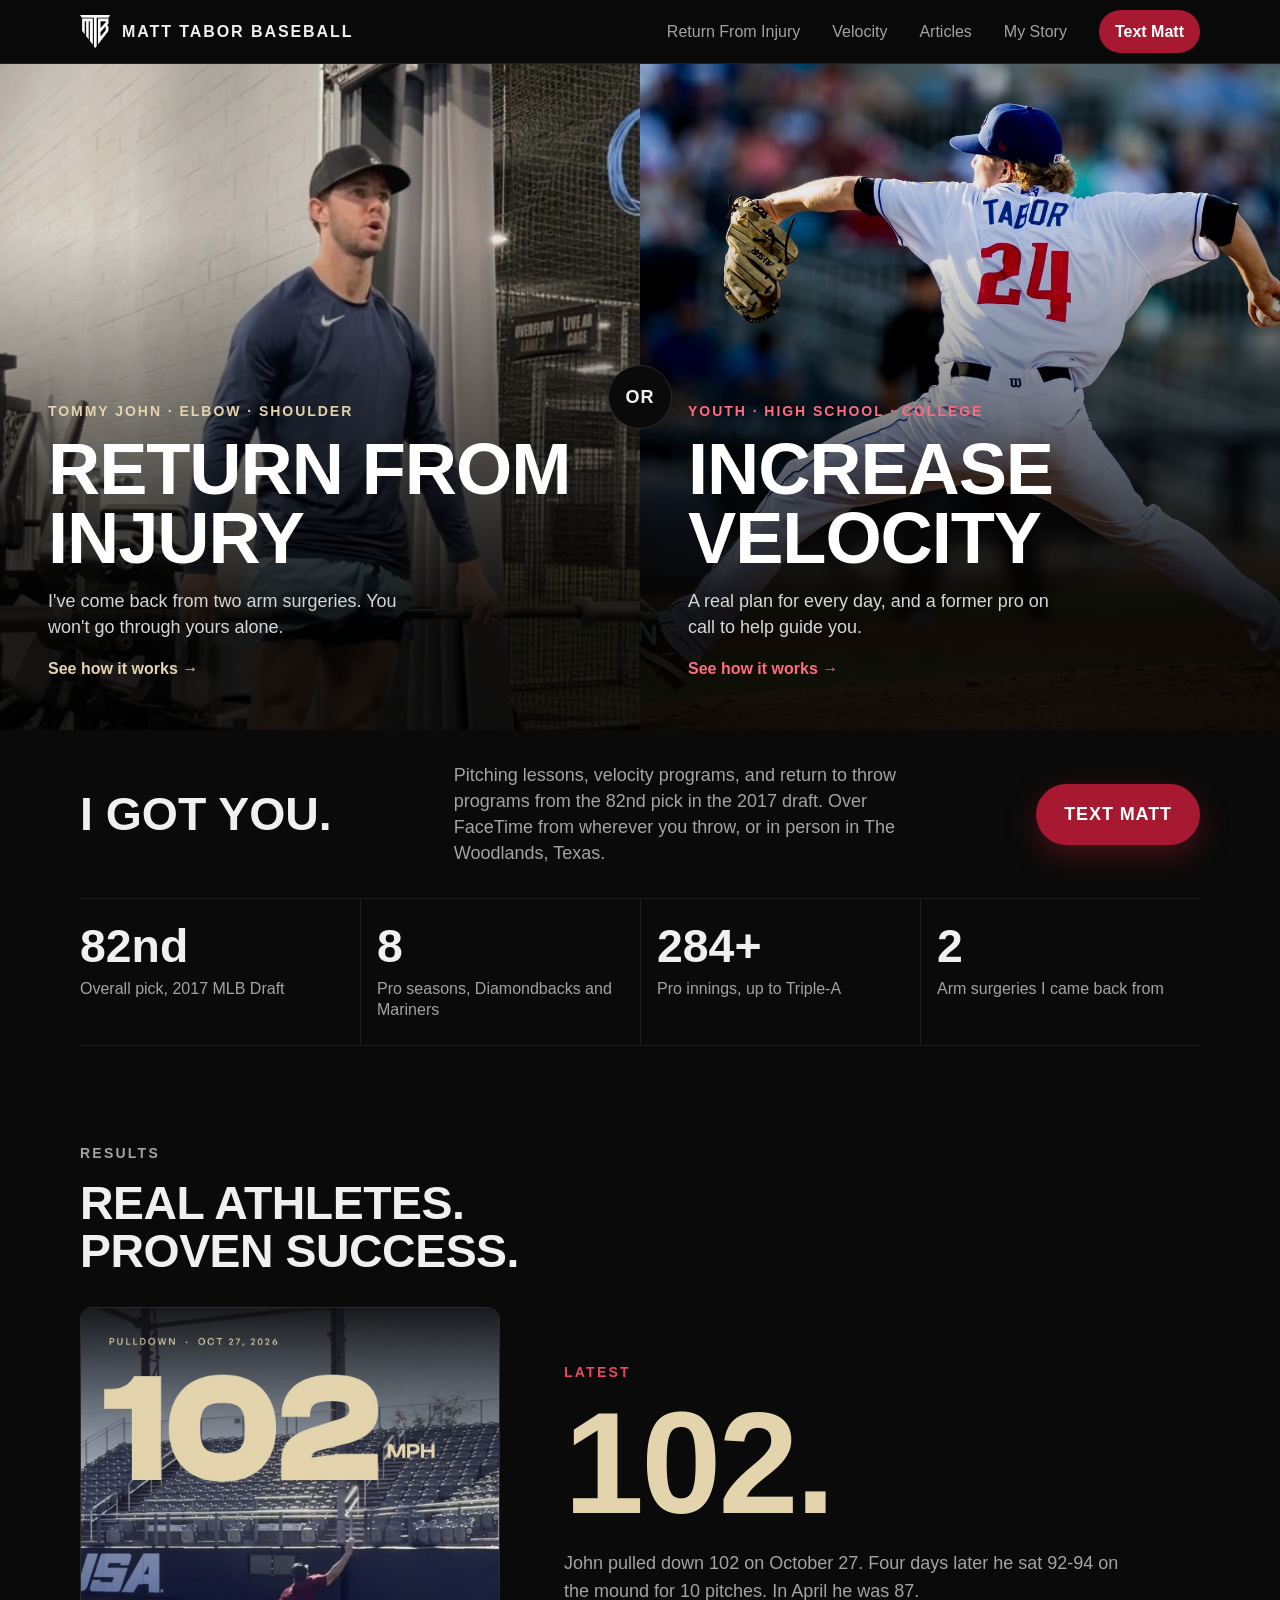
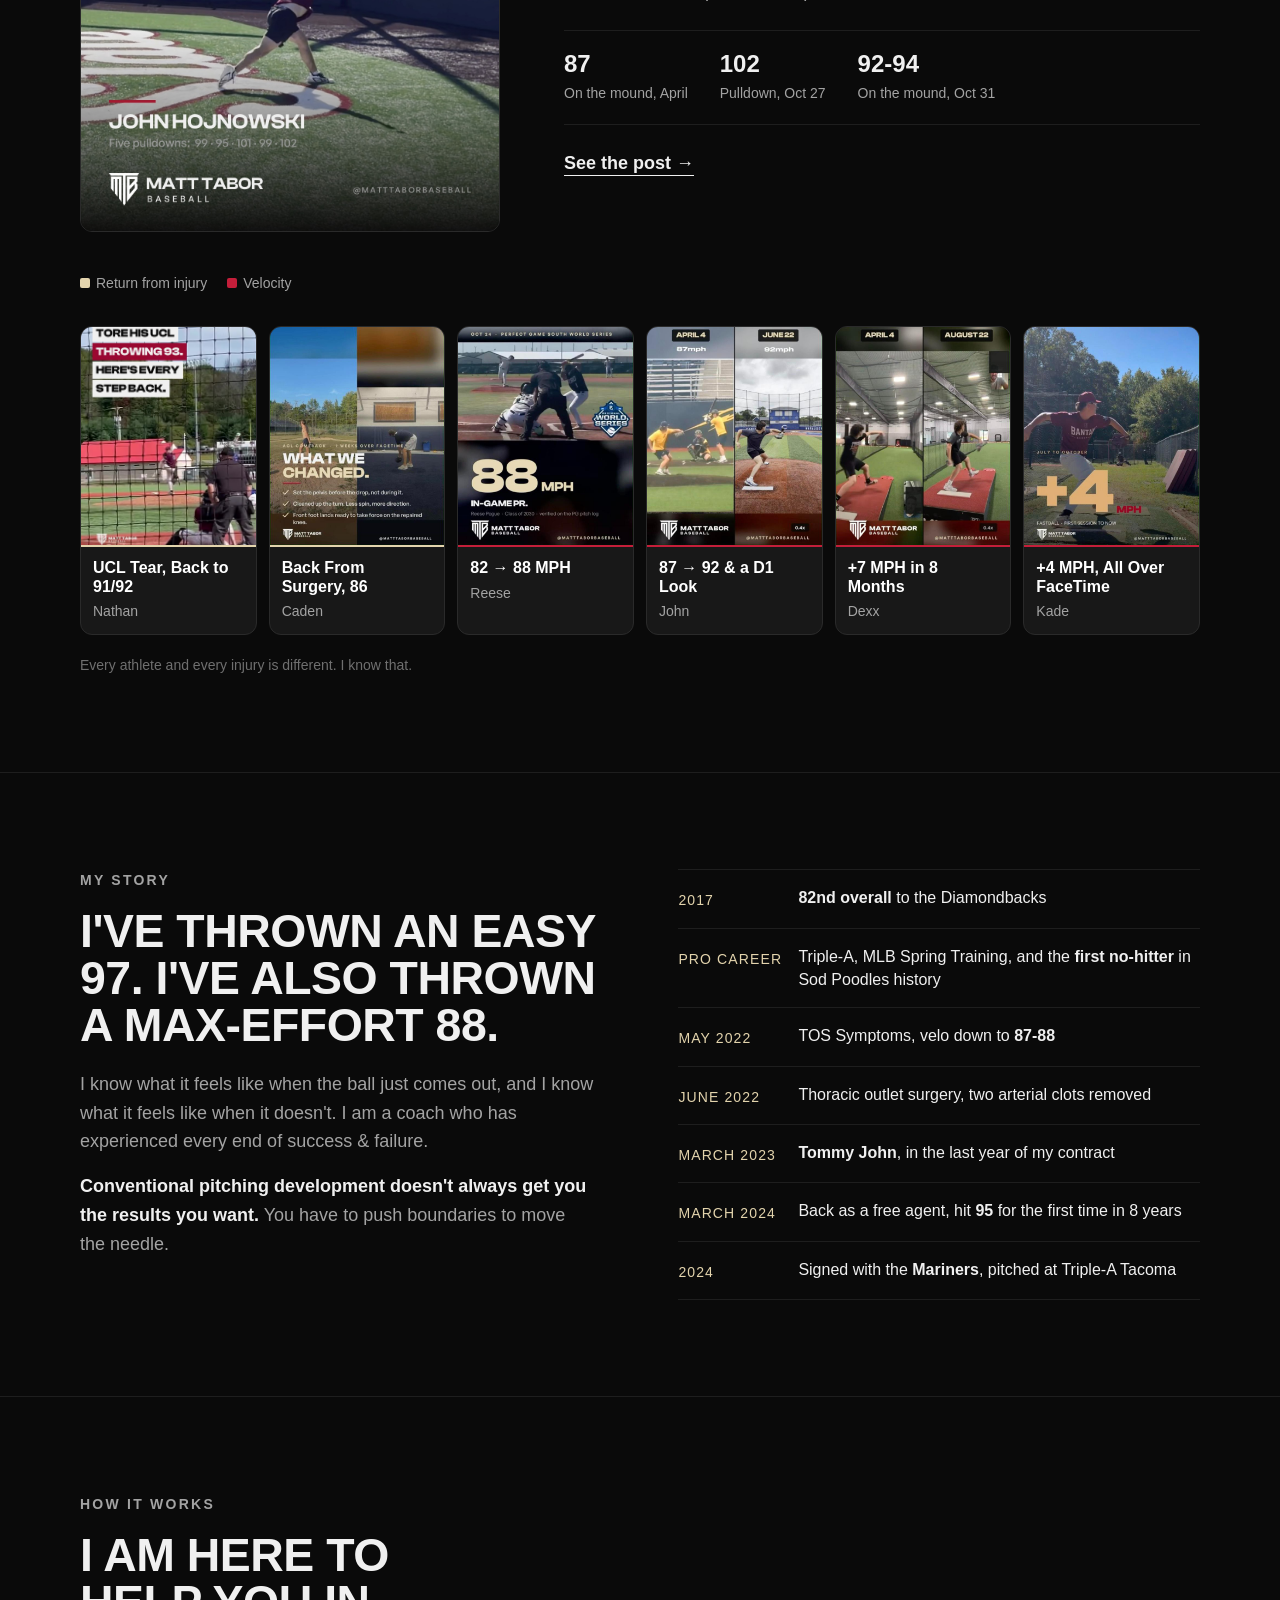
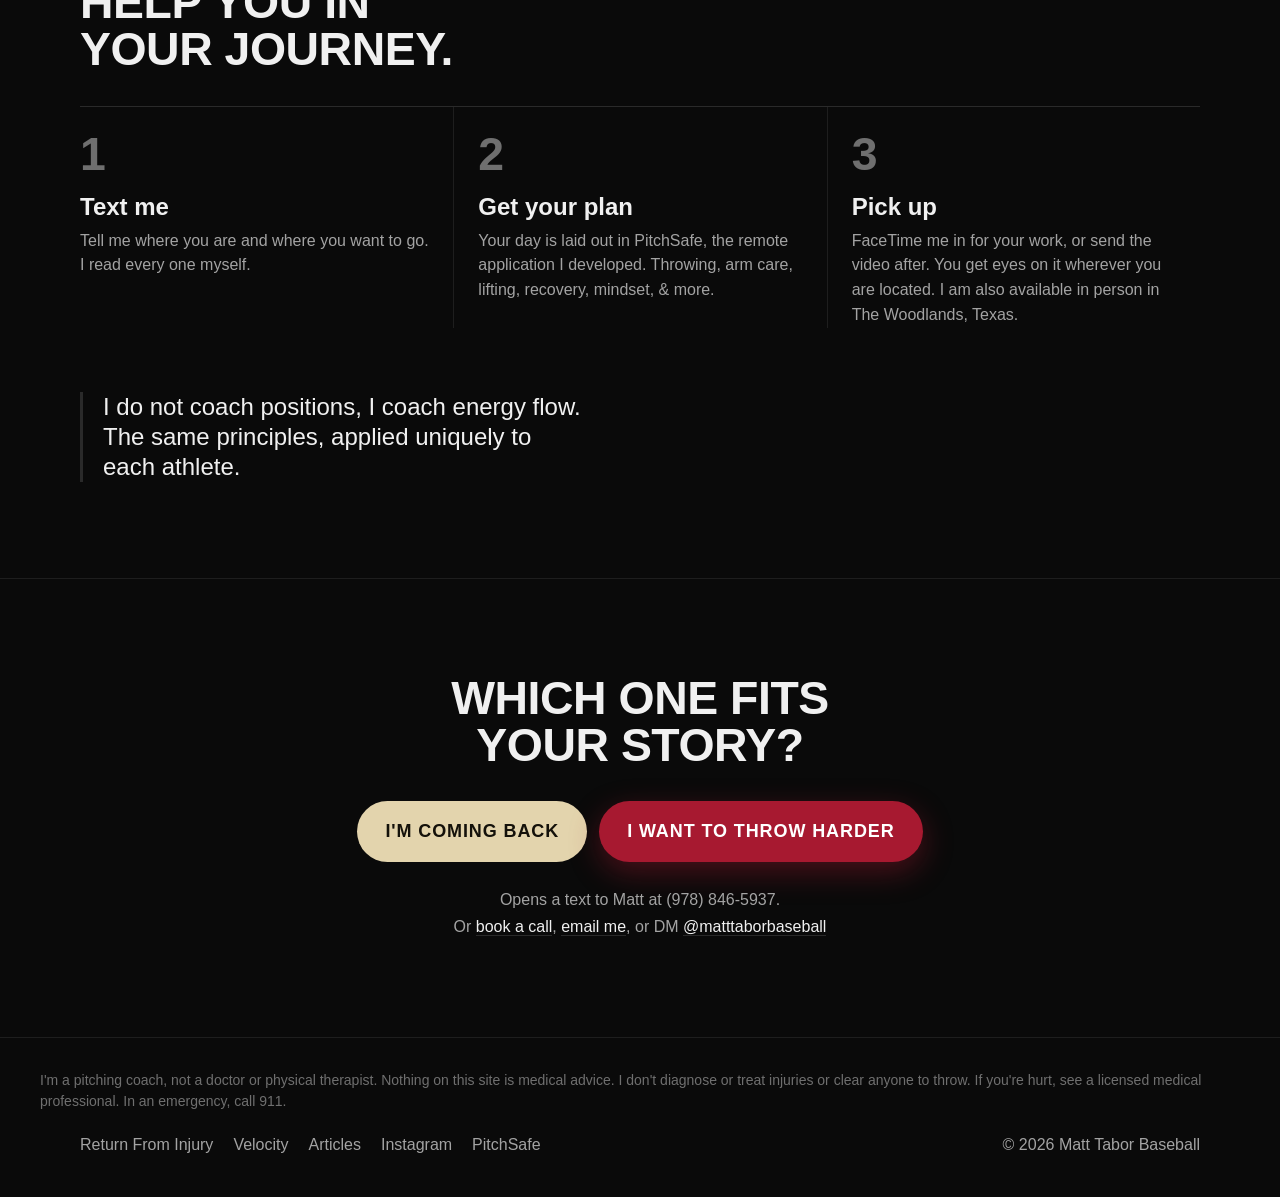
<file: index.html>
<!DOCTYPE html>
<html lang="en">
<head>
<meta charset="UTF-8">
<meta name="viewport" content="width=device-width, initial-scale=1.0">
<title>Pitching Lessons, Velocity Programs, Return from Injury | Matt Tabor Baseball</title>
<meta name="description" content="Pitching lessons, velocity program, and return to throw programs from the 82nd pick in the 2017 MLB Draft. Throw harder or return from elbow or shoulder injury, in person or remotely.">
<link rel="canonical" href="https://matttaborbaseball.com/">
<meta name="theme-color" content="#0a0a0a">

<meta property="og:title" content="Return from injury or increase velocity. I got you.">
<meta property="og:description" content="Remote pitching coaching from the 82nd pick in the 2017 MLB Draft, over FaceTime from wherever you throw.">
<meta property="og:type" content="website">
<meta property="og:image" content="https://matttaborbaseball.com/assets/og-two-roads.jpg">
<meta property="og:image:width" content="1200">
<meta property="og:image:height" content="630">
<meta property="og:url" content="https://matttaborbaseball.com/">
<meta name="twitter:card" content="summary_large_image">
<meta name="twitter:image" content="https://matttaborbaseball.com/assets/og-two-roads.jpg">

<link href="https://api.fontshare.com/v2/css?f[]=clash-display@400,500,600,700&f[]=general-sans@400,500,600,700&display=swap" rel="stylesheet">
<link rel="stylesheet" href="./site.css">
<link rel="stylesheet" href="./base.css">

<link rel="icon" href="/favicon.ico" sizes="48x48">
<link rel="icon" type="image/png" sizes="32x32" href="/favicon.png">
<link rel="apple-touch-icon" href="/apple-touch-icon.png">
<script type="application/ld+json">
{
 "@context": "https://schema.org",
 "@graph": [
  {
   "@type": "SportsOrganization",
   "@id": "https://matttaborbaseball.com/#org",
   "name": "Matt Tabor Baseball",
   "sport": "Baseball",
   "url": "https://matttaborbaseball.com/",
   "logo": "https://matttaborbaseball.com/apple-touch-icon.png",
   "founder": {
    "@id": "https://matttaborbaseball.com/#matt"
   },
   "telephone": "+1-978-846-5937",
   "email": "matt@pitchsafe.co",
   "sameAs": [
    "https://www.instagram.com/matttaborbaseball/"
   ]
  },
  {
   "@type": "Person",
   "@id": "https://matttaborbaseball.com/#matt",
   "name": "Matt Tabor",
   "jobTitle": "Pitching Coach",
   "url": "https://matttaborbaseball.com/",
   "image": "https://matttaborbaseball.com/assets/velocity-hero.jpg",
   "description": "Former professional pitcher, drafted 82nd overall in 2017 by the Arizona Diamondbacks, who came back from Tommy John and thoracic outlet surgery.",
   "sameAs": [
    "https://en.wikipedia.org/wiki/Matt_Tabor",
    "https://www.instagram.com/matttaborbaseball/"
   ]
  },
  {
   "@type": "Service",
   "name": "Online Pitching Velocity Program",
   "description": "Remote velocity programming for pitchers, with a daily plan in PitchSafe and work reviewed over FaceTime.",
   "url": "https://matttaborbaseball.com/velocity",
   "serviceType": "Pitching coaching",
   "provider": {
    "@id": "https://matttaborbaseball.com/#org"
   },
   "areaServed": {
    "@type": "Country",
    "name": "United States"
   }
  },
  {
   "@type": "Service",
   "name": "Return to Throwing Coaching After Tommy John or Shoulder Surgery",
   "description": "Remote return-to-throw pitching programming that works alongside the athlete's surgeon and physical therapist.",
   "url": "https://matttaborbaseball.com/returnfrominjury",
   "serviceType": "Pitching coaching",
   "provider": {
    "@id": "https://matttaborbaseball.com/#org"
   },
   "areaServed": {
    "@type": "Country",
    "name": "United States"
   }
  }
 ]
}
</script>
</head>
<body>

<header class="top">
  <div class="wrap top__in">
    <a class="top__brand" href="./"><img src="./assets/mtb-mark-white.png" alt="Matt Tabor Baseball" width="748" height="815"><span>Matt Tabor Baseball</span></a>
    <a class="top__link" href="./returnfrominjury"><span class="top__long">Return From Injury</span><span class="top__short">Injury</span></a>
    <a class="top__link" href="./velocity">Velocity</a>
    <a class="top__link" href="./articles">Articles</a>
    <a class="top__link top__long" href="#story">My Story</a>
    <a class="top__cta" href="sms:+19788465937">Text Matt</a>
  </div>
</header>

<main>
  <h1 class="sr-only">Return from injury or increase velocity. I got you.</h1>

  <section class="fork" aria-label="Choose your road">
    <a class="fork__p fork__p--inj" href="./returnfrominjury">
      <img fetchpriority="high" src="./assets/injury-home.jpg" alt="Matt Tabor training in the gym, holding a barbell on a raised platform" width="804" height="670">
      <span class="fork__kick">Tommy John &middot; Elbow &middot; Shoulder</span>
      <span class="fork__t">Return from injury</span>
      <span class="fork__d">I've come back from two arm surgeries. You won't go through yours alone.</span>
      <span class="fork__go">See how it works &rarr;</span>
    </a>
    <a class="fork__p fork__p--vel" href="./velocity">
      <img fetchpriority="high" src="./assets/velocity-hero.jpg" alt="Matt Tabor pitching for the Amarillo Sod Poodles" width="1800" height="1200">
      <span class="fork__kick">Youth &middot; High School &middot; College</span>
      <span class="fork__t">Increase velocity</span>
      <span class="fork__d">A real plan for every day, and a former pro on call to help guide you.</span>
      <span class="fork__go">See how it works &rarr;</span>
    </a>
    <span class="fork__or" aria-hidden="true">Or</span>
  </section>

  <div class="wrap gotyou">
    <p class="gotyou__t">I got you.</p>
    <p class="gotyou__d">Pitching lessons, velocity programs, and return to throw programs from the 82nd pick in the 2017 draft. Over FaceTime from wherever you throw, or in person in The Woodlands, Texas.</p>
    <a class="btn btn--red" href="sms:+19788465937">Text Matt</a>
  </div>

  <div class="wrap">
    <div class="nums">
      <div class="nums__i"><b>82nd</b><span>Overall pick, 2017 MLB Draft</span></div>
      <div class="nums__i"><b>8</b><span>Pro seasons, Diamondbacks and Mariners</span></div>
      <div class="nums__i"><b>284+</b><span>Pro innings, up to Triple-A</span></div>
      <div class="nums__i"><b>2</b><span>Arm surgeries I came back from</span></div>
    </div>
  </div>

  <section class="block" id="results">
    <div class="wrap">
      <span class="eyebrow">Results</span>
      <h2 class="h2">Real athletes. Proven Success.</h2>
      <article class="big">
        <a class="big__m" href="https://www.instagram.com/p/DfQzloRjSyg/" target="_blank" rel="noopener noreferrer"><img src="./assets/john-102.jpg" alt="John Hojnowski's 102 mph pulldown" width="1080" height="1350" loading="lazy"></a>
        <div class="big__t">
          <span class="eyebrow eyebrow--vel">Latest</span>
          <h3 class="big__h">102.</h3>
          <p class="lede">John pulled down 102 on October 27. Four days later he sat 92-94 on the mound for 10 pitches. In April he was 87.</p>
          <ul class="big__l" role="list">
            <li><b>87</b><span>On the mound, April</span></li>
            <li><b>102</b><span>Pulldown, Oct 27</span></li>
            <li><b>92-94</b><span>On the mound, Oct 31</span></li>
          </ul>
          <a class="link" href="https://www.instagram.com/p/DfQzloRjSyg/" target="_blank" rel="noopener noreferrer">See the post &rarr;</a>
        </div>
      </article>
      <div class="key" aria-hidden="true"><span><i class="s"></i>Return from injury</span><span><i></i>Velocity</span></div>
      <div class="res">
        <a class="tile tile--inj" href="./returnfrominjury"><span class="tile__m"><img src="./assets/nathan-return-poster.jpg" alt="Nathan's return-to-throw reel" loading="lazy" width="720" height="1280"></span><span class="tile__c"><span class="tile__s">UCL Tear, Back to 91/92</span><span class="tile__n">Nathan</span></span></a>
        <a class="tile tile--inj" href="https://www.instagram.com/reel/DfAGC-th6ND/" target="_blank" rel="noopener noreferrer"><span class="tile__m"><img src="./assets/start-caden.jpg" alt="Caden back on the mound after surgery" loading="lazy" width="640" height="800"></span><span class="tile__c"><span class="tile__s">Back From Surgery, 86</span><span class="tile__n">Caden</span></span></a>
        <a class="tile" href="https://www.instagram.com/reel/De7ehkiBjXo/" target="_blank" rel="noopener noreferrer"><span class="tile__m"><img src="./assets/start-reese.jpg" alt="Reese: 82 to 88 mph" loading="lazy" width="640" height="800"></span><span class="tile__c"><span class="tile__s">82 &rarr; 88 MPH</span><span class="tile__n">Reese</span></span></a>
        <a class="tile" href="https://www.instagram.com/reel/De9apJzh-UF/" target="_blank" rel="noopener noreferrer"><span class="tile__m"><img src="./assets/start-john.jpg" alt="John: 87 to 92 mph" loading="lazy" width="640" height="800"></span><span class="tile__c"><span class="tile__s">87 &rarr; 92 &amp; a D1 Look</span><span class="tile__n">John</span></span></a>
        <a class="tile" href="https://www.instagram.com/reel/De20O-Ft_P4/" target="_blank" rel="noopener noreferrer"><span class="tile__m"><img src="./assets/start-dexx.jpg" alt="Dexx: plus 7 mph in 8 months" loading="lazy" width="640" height="800"></span><span class="tile__c"><span class="tile__s">+7 MPH in 8 Months</span><span class="tile__n">Dexx</span></span></a>
        <a class="tile" href="https://www.instagram.com/reel/DfCjOakB9Mv/" target="_blank" rel="noopener noreferrer"><span class="tile__m"><img src="./assets/start-kade.jpg" alt="Kade: plus 4 mph, every session over FaceTime" loading="lazy" width="640" height="800"></span><span class="tile__c"><span class="tile__s">+4 MPH, All Over FaceTime</span><span class="tile__n">Kade</span></span></a>
      </div>
      <p class="fine">Every athlete and every injury is different. I know that.</p>
    </div>
  </section>

  <section class="block block--rule" id="story">
    <div class="wrap story">
      <div>
        <span class="eyebrow">My story</span>
        <h2 class="h2">I've thrown an easy 97. I've also thrown a max-effort 88.</h2>
        <p class="lede">I know what it feels like when the ball just comes out, and I know what it feels like when it doesn't. I am a coach who has experienced every end of success &amp; failure.</p>
        <p class="lede"><strong>Conventional pitching development doesn't always get you the results you want.</strong> You have to push boundaries to move the needle.</p>
      </div>
      <ol class="tl">
        <li><span class="w">2017</span><span class="t"><b>82nd overall</b> to the Diamondbacks</span></li>
        <li><span class="w">Pro career</span><span class="t">Triple-A, MLB Spring Training, and the <b>first no-hitter</b> in Sod Poodles history</span></li>
        <li><span class="w">May 2022</span><span class="t">TOS Symptoms, velo down to <b>87-88</b></span></li>
        <li><span class="w">June 2022</span><span class="t">Thoracic outlet surgery, two arterial clots removed</span></li>
        <li><span class="w">March 2023</span><span class="t"><b>Tommy John</b>, in the last year of my contract</span></li>
        <li><span class="w">March 2024</span><span class="t">Back as a free agent, hit <b>95</b> for the first time in 8 years</span></li>
        <li><span class="w">2024</span><span class="t">Signed with the <b>Mariners</b>, pitched at Triple-A Tacoma</span></li>
      </ol>
    </div>
  </section>

  <section class="block block--rule" id="how">
    <div class="wrap">
      <span class="eyebrow">How it works</span>
      <h2 class="h2">I am here to help you in your journey.</h2>
      <ol class="steps">
        <li><h3>Text me</h3><p>Tell me where you are and where you want to go. I read every one myself.</p></li>
        <li><h3>Get your plan</h3><p>Your day is laid out in PitchSafe, the remote application I developed. Throwing, arm care, lifting, recovery, mindset, &amp; more.</p></li>
        <li><h3>Pick up</h3><p>FaceTime me in for your work, or send the video after. You get eyes on it wherever you are located. I am also available in person in The Woodlands, Texas.</p></li>
      </ol>
      <p class="quote">I do not coach positions, I coach energy flow. The same principles, applied uniquely to each athlete.</p>
    </div>
  </section>

  <section class="block block--rule" id="cta">
    <div class="wrap close">
      <h2 class="h2">Which one fits your story?</h2>
      <div class="close__b">
        <a class="btn btn--sand" href="sms:+19788465937?&amp;body=Hey%20Matt%2C%20I%27m%20coming%20back%20from%20an%20injury.">I'm coming back</a>
        <a class="btn btn--red" href="sms:+19788465937?&amp;body=Hey%20Matt%2C%20I%20want%20to%20throw%20harder.">I want to throw harder</a>
      </div>
      <p class="close__n">Opens a text to Matt at (978) 846-5937.<br>Or <a href="https://calendar.app.google/6q1fguNaBhirgpni6" target="_blank" rel="noopener noreferrer">book a call</a>, <a href="mailto:matt@pitchsafe.co">email me</a>, or DM <a href="https://www.instagram.com/matttaborbaseball/" target="_blank" rel="noopener noreferrer">@matttaborbaseball</a></p>
    </div>
  </section>
</main>

<footer class="foot">
  <p class="wrap foot__note">I'm a pitching coach, not a doctor or physical therapist. Nothing on this site is medical advice. I don't diagnose or treat injuries or clear anyone to throw. If you're hurt, see a licensed medical professional. In an emergency, call 911.</p>
  <div class="wrap foot__in">
    <nav aria-label="Footer">
      <a href="./returnfrominjury">Return From Injury</a>
      <a href="./velocity">Velocity</a>
      <a href="./articles">Articles</a>
      <a href="https://www.instagram.com/matttaborbaseball/" target="_blank" rel="noopener noreferrer">Instagram</a>
      <a href="https://pitchsafe.co" target="_blank" rel="noopener noreferrer">PitchSafe</a>
    </nav>
    <span>&copy; 2026 Matt Tabor Baseball</span>
  </div>
</footer>

<div class="sticky"><a class="btn btn--red" href="sms:+19788465937">Text Matt</a></div>

<script>
  // Phone text bar: stays out of the way while the two-road choice or the closing buttons are on screen.
  (function(){
    var s=document.querySelector('.sticky'), els=[document.querySelector('.fork'),document.getElementById('cta')];
    if(!s||!('IntersectionObserver' in window)) return;
    var on=new Map();
    var o=new IntersectionObserver(function(e){
      e.forEach(function(x){ on.set(x.target,x.isIntersecting); });
      s.classList.toggle('is-hidden', els.some(function(el){ return on.get(el); }));
    },{threshold:0.25});
    els.forEach(function(el){ o.observe(el); });
  })();
</script>
</body>
</html>
</file>
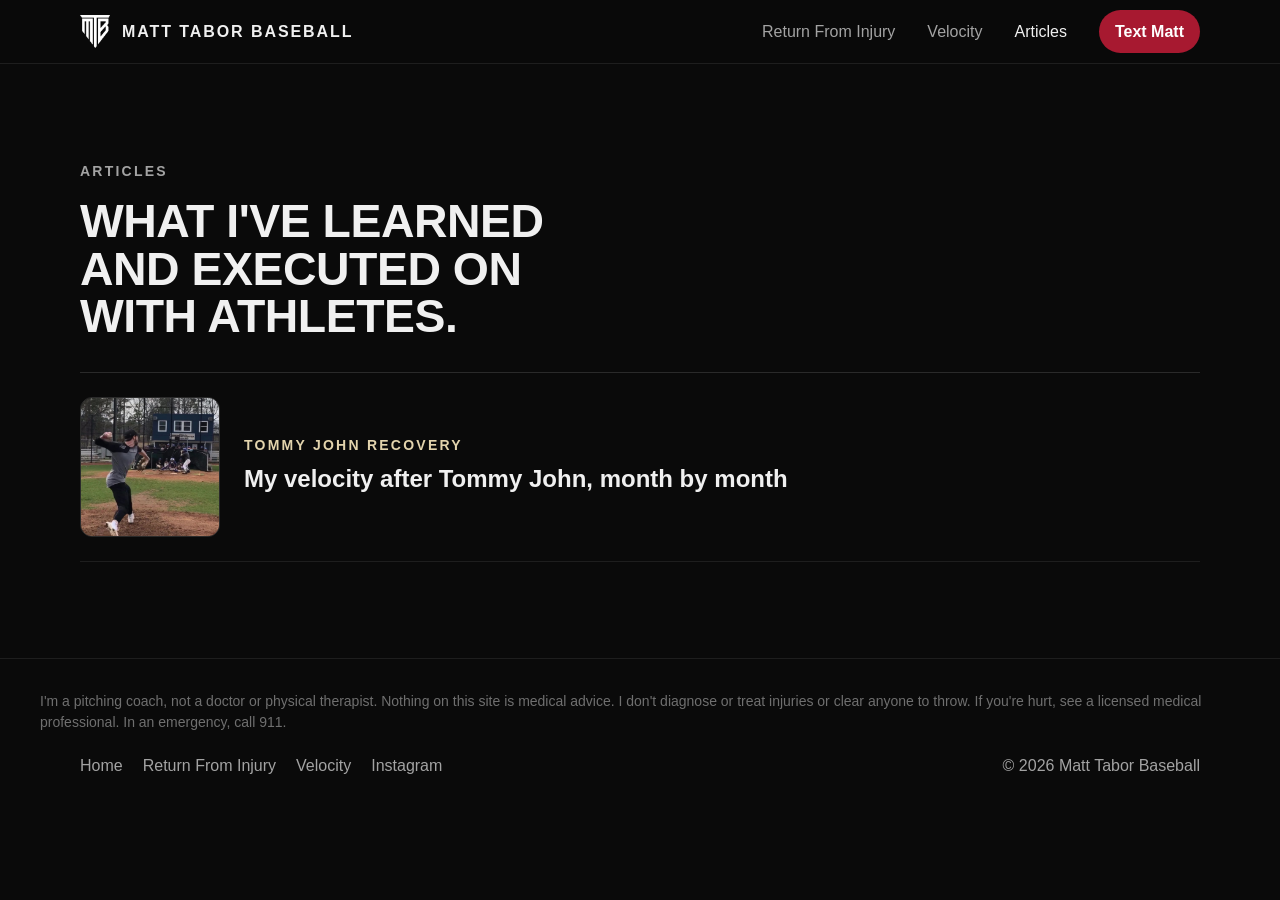
<file: articles.html>
<!DOCTYPE html>
<html lang="en">
<head>
<meta charset="UTF-8">
<meta name="viewport" content="width=device-width, initial-scale=1.0">
<title>Articles on Pitching Injuries and Velocity Training | Matt Tabor Baseball</title>
<meta name="description" content="What I've learned about coming back from Tommy John and shoulder surgery, and about throwing harder, from eight pro seasons and two arm surgeries.">
<link rel="canonical" href="https://matttaborbaseball.com/articles">
<meta name="theme-color" content="#0a0a0a">
<meta property="og:title" content="Articles | Matt Tabor Baseball">
<meta property="og:description" content="What I've learned about coming back from Tommy John and throwing harder.">
<meta property="og:type" content="website">
<meta property="og:image" content="https://matttaborbaseball.com/assets/og-two-roads.jpg">
<meta property="og:url" content="https://matttaborbaseball.com/articles">
<meta name="twitter:card" content="summary_large_image">
<link href="https://api.fontshare.com/v2/css?f[]=clash-display@400,500,600,700&f[]=general-sans@400,500,600,700&display=swap" rel="stylesheet">
<link rel="stylesheet" href="./site.css">
<link rel="stylesheet" href="./base.css">
<link rel="icon" href="/favicon.ico" sizes="48x48">
<link rel="icon" type="image/png" sizes="32x32" href="/favicon.png">
<link rel="apple-touch-icon" href="/apple-touch-icon.png">
</head>
<body>

<header class="top">
  <div class="wrap top__in">
    <a class="top__brand" href="./"><img src="./assets/mtb-mark-white.png" alt="Matt Tabor Baseball" width="748" height="815"><span>Matt Tabor Baseball</span></a>
    <a class="top__link" href="./returnfrominjury"><span class="top__long">Return From Injury</span><span class="top__short">Injury</span></a>
    <a class="top__link" href="./velocity">Velocity</a>
    <a class="top__link" href="./articles" aria-current="page">Articles</a>
    <a class="top__cta" href="sms:+19788465937">Text Matt</a>
  </div>
</header>

<main class="block">
  <div class="wrap">
    <span class="eyebrow">Articles</span>
    <h1 class="h2">What I've learned and executed on with athletes.</h1>
    <ul class="alist" role="list">
      
      <li>
        <a href="./tommy-john-velocity-month-by-month">
          <img src="./assets/injury-live.jpg" alt="Matt Tabor throwing his first live batting practice after Tommy John surgery" width="900" height="1600">
          <div>
            <span class="eyebrow eyebrow--inj" style="margin-bottom:0">Tommy John recovery</span>
            <h2>My velocity after Tommy John, month by month</h2>
            
          </div>
        </a>
      </li>
    </ul>
  </div>
</main>

<footer class="foot">
  <p class="wrap foot__note">I'm a pitching coach, not a doctor or physical therapist. Nothing on this site is medical advice. I don't diagnose or treat injuries or clear anyone to throw. If you're hurt, see a licensed medical professional. In an emergency, call 911.</p>
  <div class="wrap foot__in">
    <nav aria-label="Footer">
      <a href="./">Home</a>
      <a href="./returnfrominjury">Return From Injury</a>
      <a href="./velocity">Velocity</a>
      <a href="https://www.instagram.com/matttaborbaseball/" target="_blank" rel="noopener noreferrer">Instagram</a>
    </nav>
    <span>&copy; 2026 Matt Tabor Baseball</span>
  </div>
</footer>
</body>
</html>
</file>
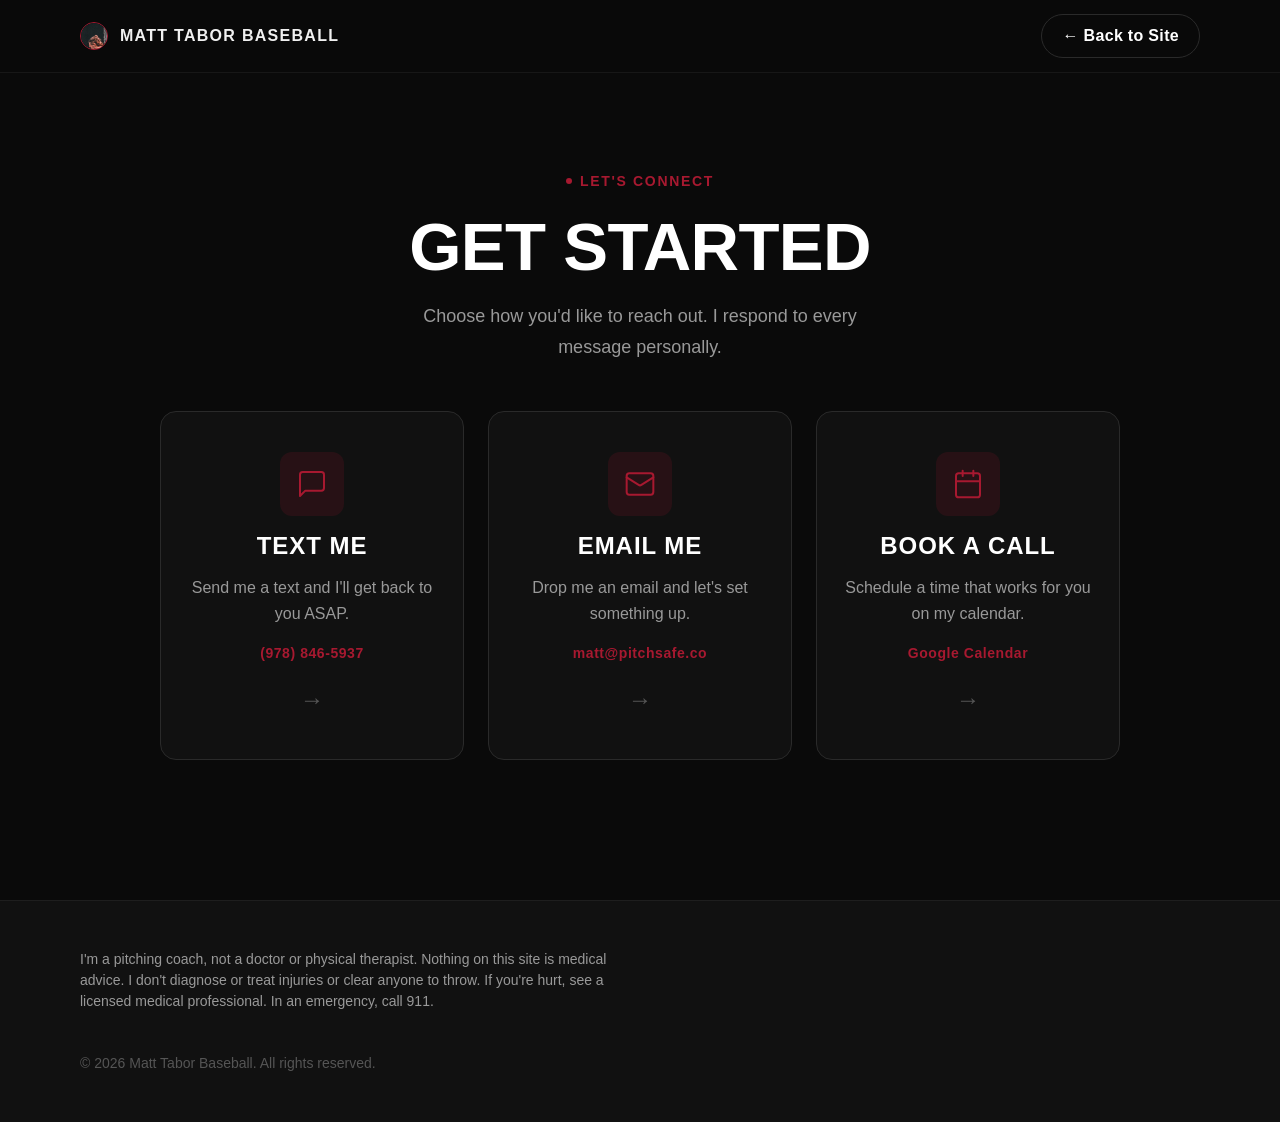
<file: get-started.html>
<!DOCTYPE html>
<html lang="en">
<head>
<meta charset="UTF-8">
<meta name="robots" content="noindex">
<meta name="viewport" content="width=device-width, initial-scale=1.0">
<title>Get Started | Matt Tabor Baseball</title>
<meta name="description" content="Connect with Matt Tabor to start your pitching training journey. Text, email, or book a call.">

<!-- Fonts -->
<link href="https://api.fontshare.com/v2/css?f[]=clash-display@400,500,600,700&f[]=general-sans@400,500,600,700&display=swap" rel="stylesheet">

<!-- Stylesheets -->
<link rel="stylesheet" href="./base.css">
<link rel="stylesheet" href="./style.css">
<link rel="icon" href="/favicon.ico" sizes="48x48">
<link rel="icon" type="image/png" sizes="32x32" href="/favicon.png">
<link rel="apple-touch-icon" href="/apple-touch-icon.png">
</head>
<body>

<!-- ===== HEADER ===== -->
<header class="header" id="header" style="background: rgba(10,10,10,0.95);">
  <div class="header__inner">
    <a href="./index.html" class="header__logo">
      <img class="header__logo-icon" src="./assets/matt-avatar.jpg" alt="Matt Tabor" width="40" height="40">
      <span class="header__logo-text">Matt Tabor Baseball</span>
    </a>
    <nav class="header__nav">
      <a href="./index.html" class="header__cta" style="background: transparent; border: 1px solid var(--color-border);">&larr; Back to Site</a>
    </nav>
  </div>
</header>

<main class="get-started">
  <div class="container">
    <div class="get-started__header">
      <span class="section-label" style="justify-content: center;">
        <span class="section-label__dot"></span>
        Let's Connect
      </span>
      <h1 class="get-started__title">Get Started</h1>
      <p class="get-started__sub">Choose how you'd like to reach out. I respond to every message personally.</p>
    </div>

    <div class="get-started__grid">
      <!-- Text Me -->
      <a href="sms:9788465937" class="get-started__card">
        <div class="get-started__icon">
          <svg viewBox="0 0 24 24" fill="none" stroke="currentColor" stroke-width="1.5" stroke-linecap="round" stroke-linejoin="round">
            <path d="M21 15a2 2 0 0 1-2 2H7l-4 4V5a2 2 0 0 1 2-2h14a2 2 0 0 1 2 2z"/>
          </svg>
        </div>
        <h2 class="get-started__card-title">Text Me</h2>
        <p class="get-started__card-desc">Send me a text and I'll get back to you ASAP.</p>
        <span class="get-started__card-detail">(978) 846-5937</span>
        <span class="get-started__card-arrow">&rarr;</span>
      </a>

      <!-- Email Me -->
      <a href="mailto:matt@pitchsafe.co?subject=I%20want%20to%20talk%20about%20training%20with%20MTB&body=Hi%20Matt%2C%0A%0AI'd%20like%20to%20connect%20with%20you%20about%20training!" class="get-started__card">
        <div class="get-started__icon">
          <svg viewBox="0 0 24 24" fill="none" stroke="currentColor" stroke-width="1.5" stroke-linecap="round" stroke-linejoin="round">
            <rect x="2" y="4" width="20" height="16" rx="2"/>
            <path d="m22 7-8.97 5.7a1.94 1.94 0 0 1-2.06 0L2 7"/>
          </svg>
        </div>
        <h2 class="get-started__card-title">Email Me</h2>
        <p class="get-started__card-desc">Drop me an email and let's set something up.</p>
        <span class="get-started__card-detail">matt@pitchsafe.co</span>
        <span class="get-started__card-arrow">&rarr;</span>
      </a>

      <!-- Book a Call -->
      <a href="https://calendar.app.google/6q1fguNaBhirgpni6" target="_blank" rel="noopener noreferrer" class="get-started__card">
        <div class="get-started__icon">
          <svg viewBox="0 0 24 24" fill="none" stroke="currentColor" stroke-width="1.5" stroke-linecap="round" stroke-linejoin="round">
            <rect x="3" y="4" width="18" height="18" rx="2" ry="2"/>
            <line x1="16" y1="2" x2="16" y2="6"/>
            <line x1="8" y1="2" x2="8" y2="6"/>
            <line x1="3" y1="10" x2="21" y2="10"/>
          </svg>
        </div>
        <h2 class="get-started__card-title">Book a Call</h2>
        <p class="get-started__card-desc">Schedule a time that works for you on my calendar.</p>
        <span class="get-started__card-detail">Google Calendar</span>
        <span class="get-started__card-arrow">&rarr;</span>
      </a>
    </div>
  </div>
</main>

<!-- ===== FOOTER ===== -->
<footer class="footer" style="position: relative; z-index: 2; background: var(--color-surface);">
  <div class="container">
    <p style="color:var(--color-text-muted);font-size:var(--text-xs);line-height:1.5;margin-bottom:1rem;">I'm a pitching coach, not a doctor or physical therapist. Nothing on this site is medical advice. I don't diagnose or treat injuries or clear anyone to throw. If you're hurt, see a licensed medical professional. In an emergency, call 911.</p>
    <div class="footer__bottom" style="border-top: none;">
      <span>&copy; 2026 Matt Tabor Baseball. All rights reserved.</span>
    </div>
  </div>
</footer>

</body>
</html>
</file>
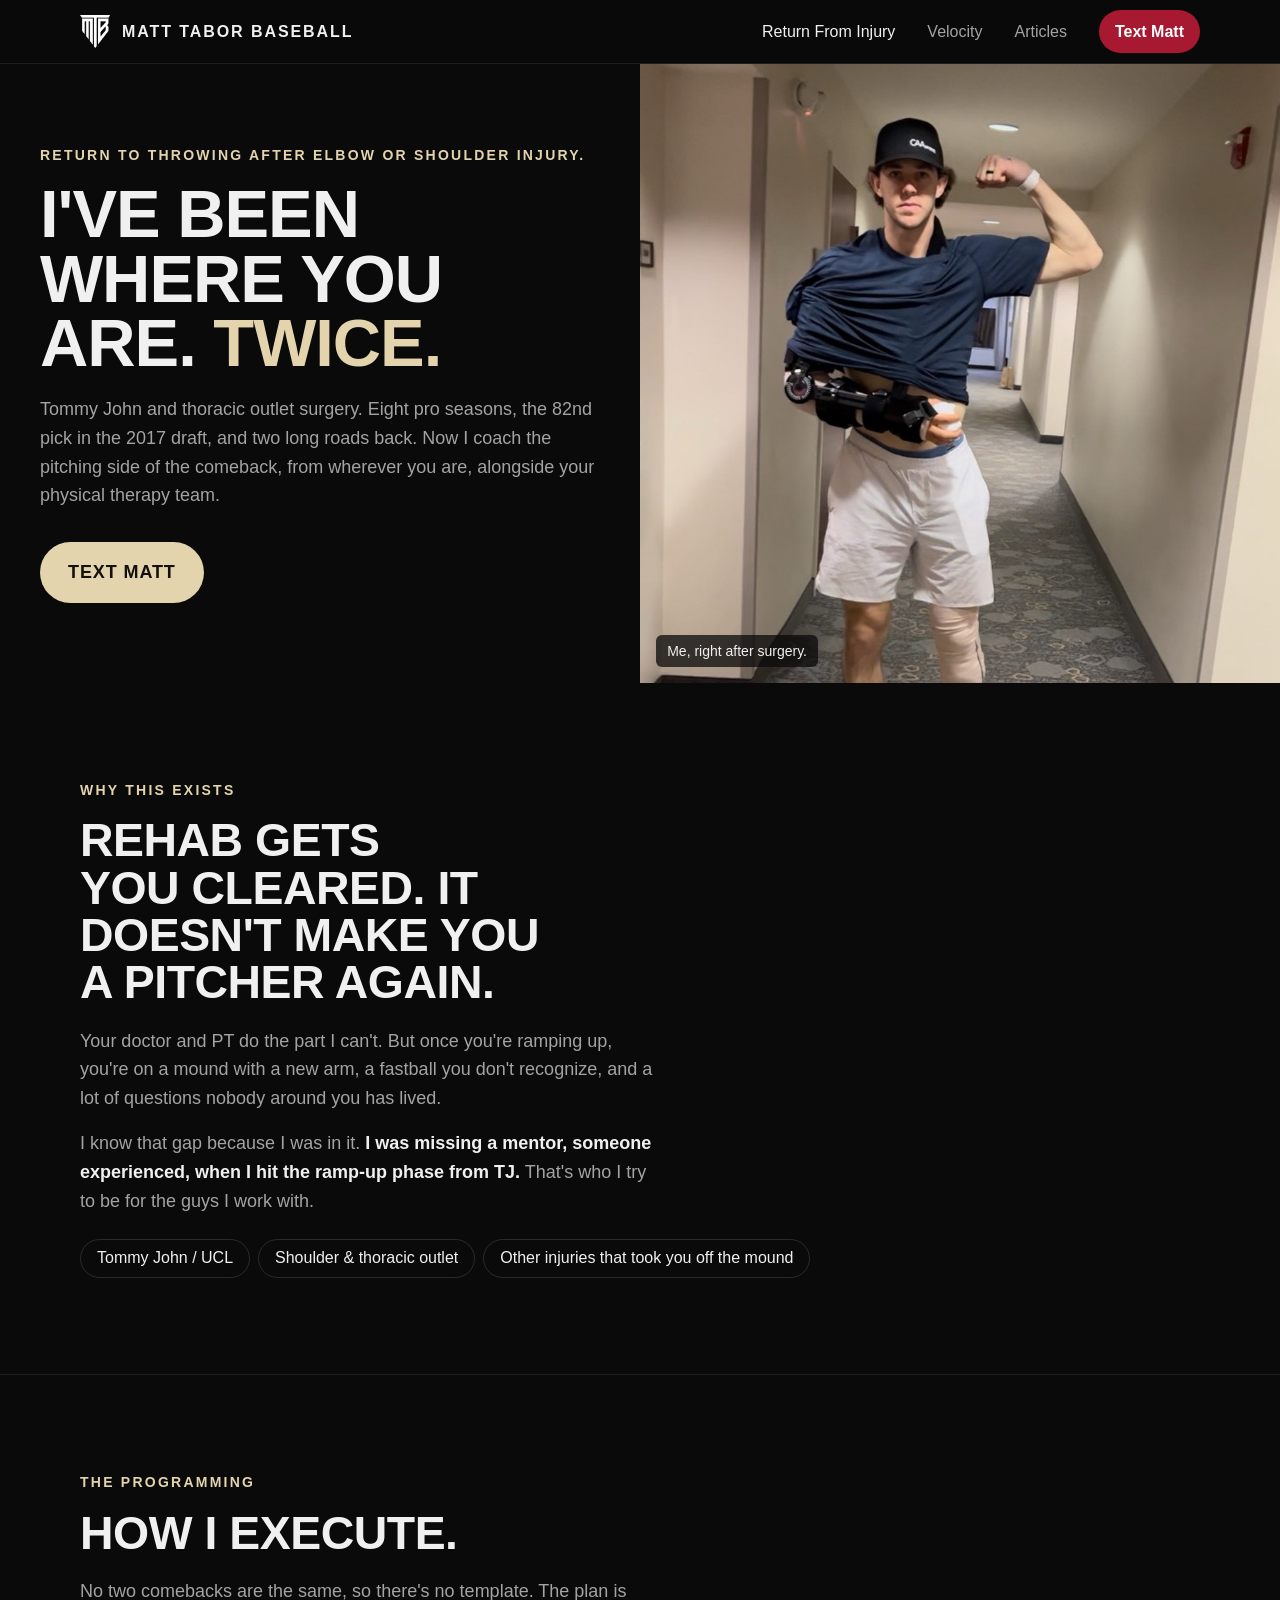
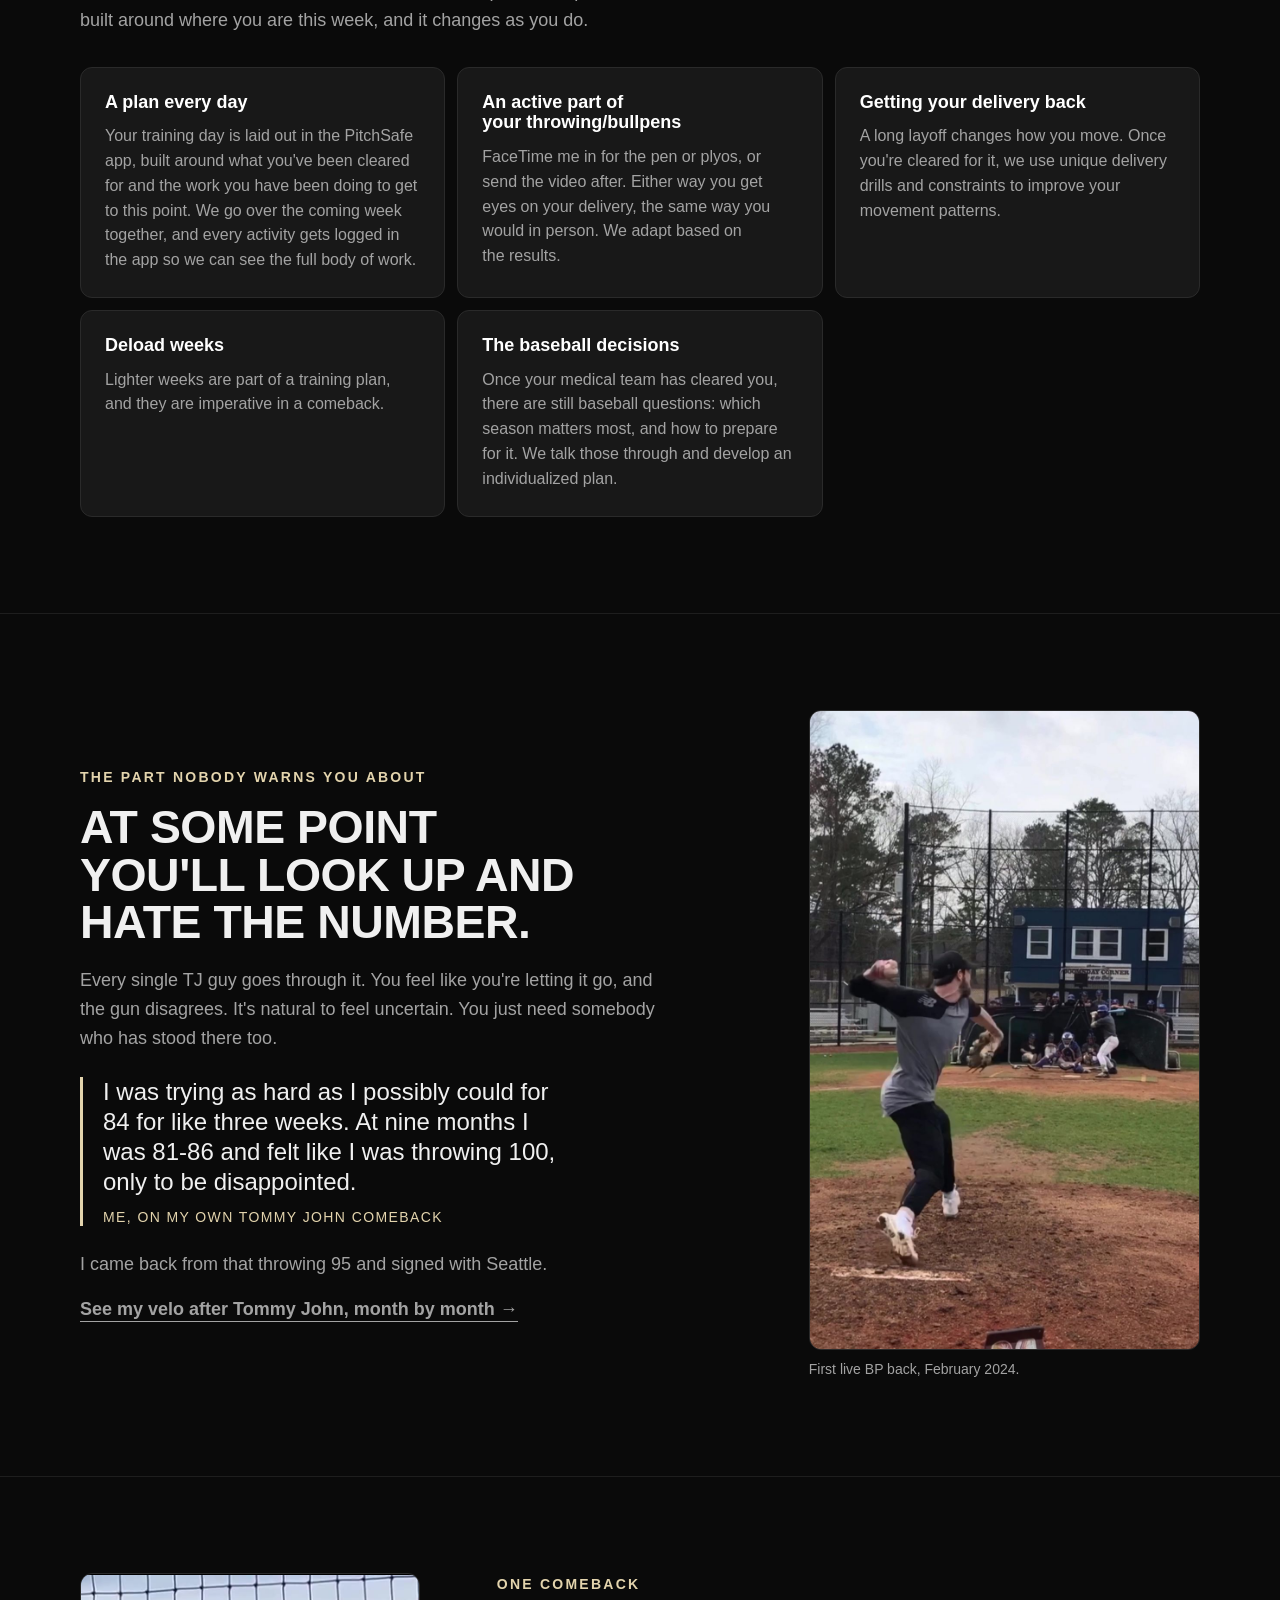
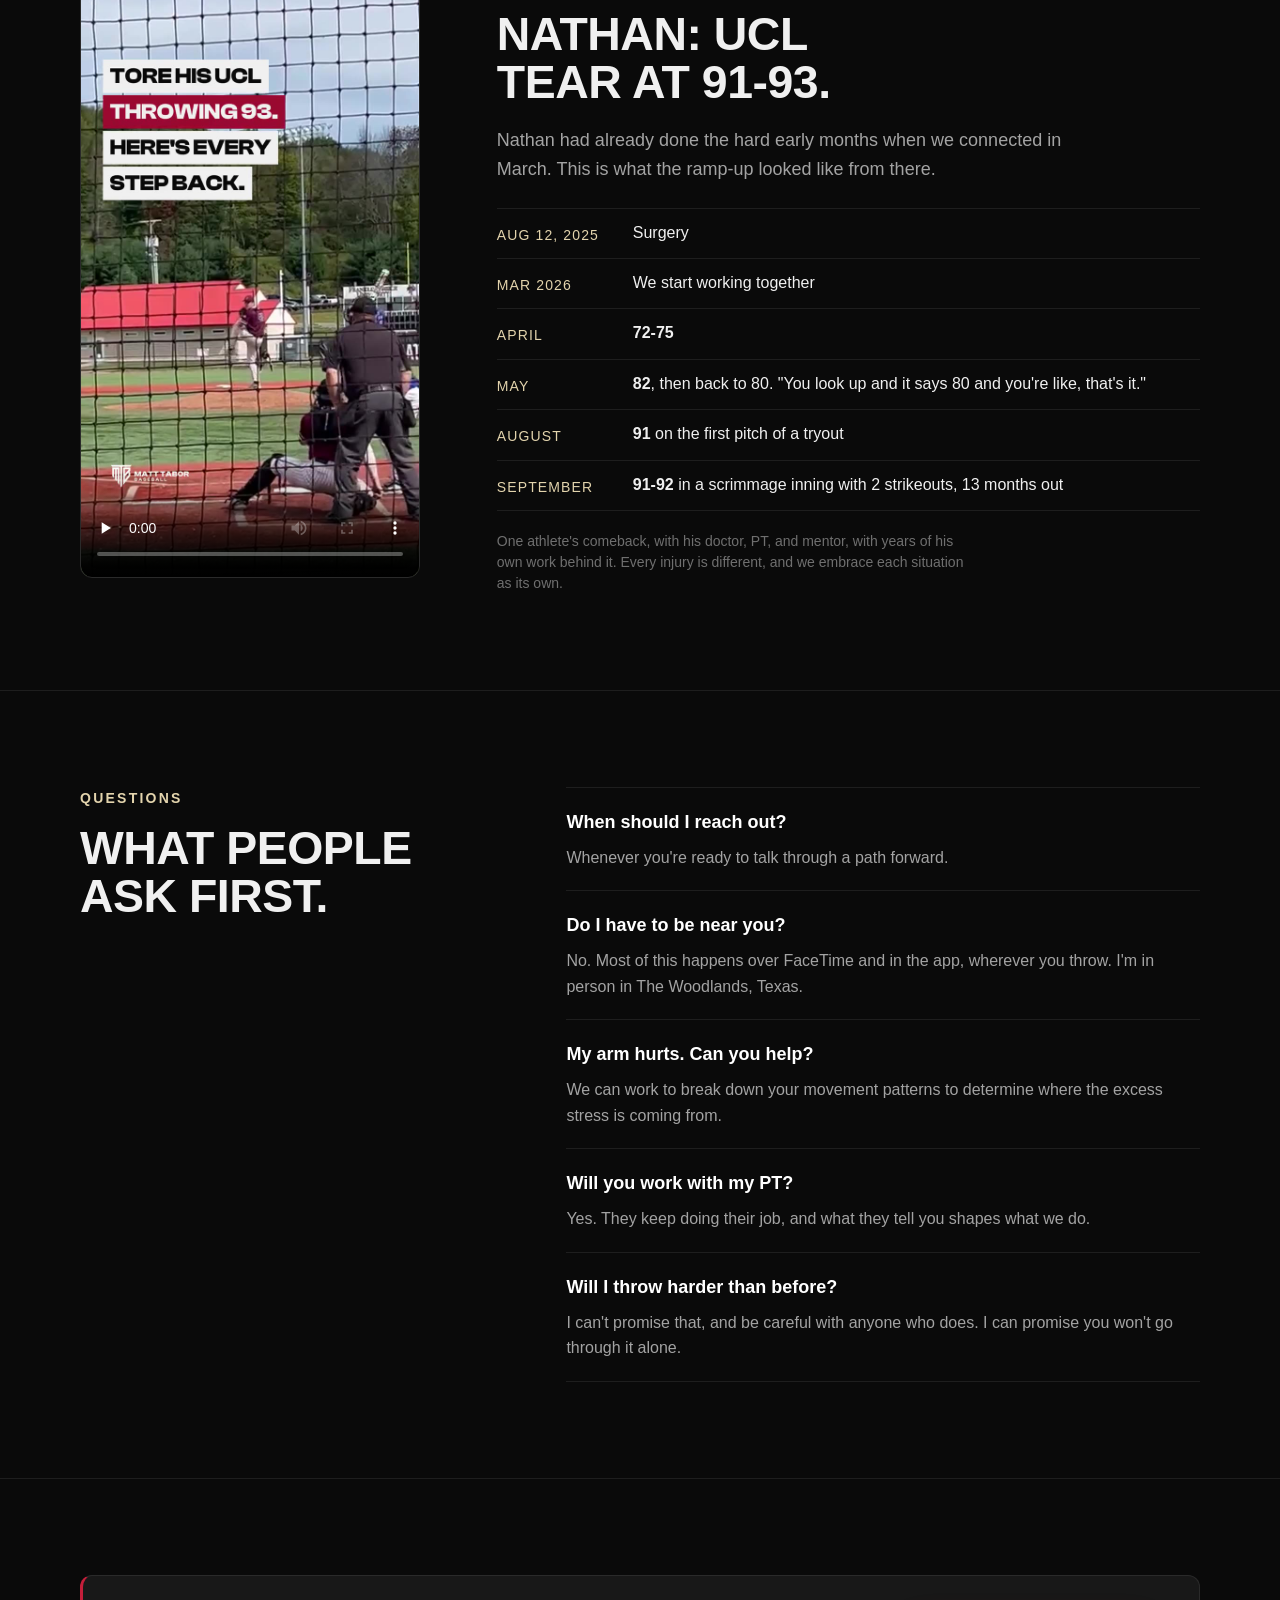
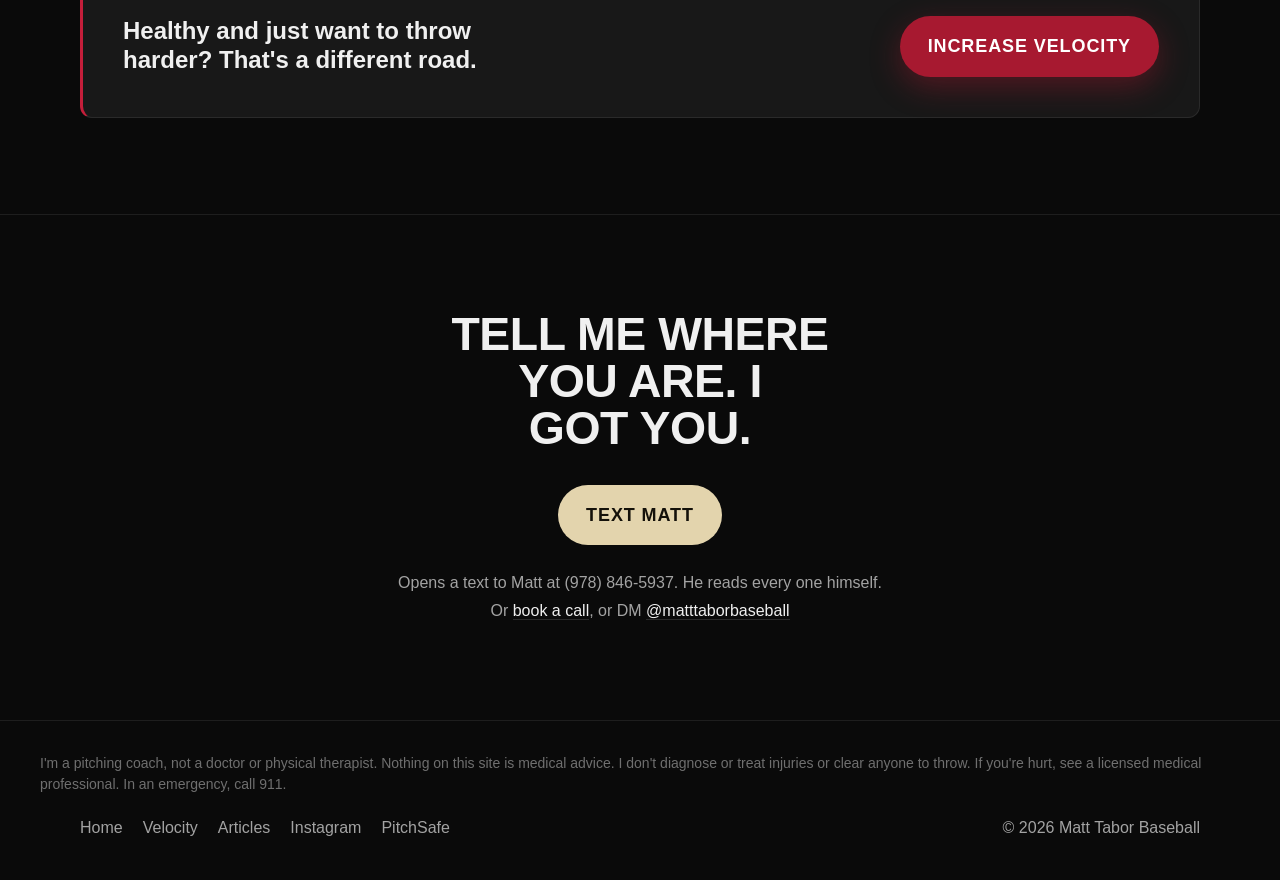
<file: returnfrominjury.html>
<!DOCTYPE html>
<html lang="en">
<head>
<meta charset="UTF-8">
<meta name="viewport" content="width=device-width, initial-scale=1.0">
<title>Return from Pitching Injury Throwing Coach | Matt Tabor Baseball</title>
<meta name="description" content="Return to pitching after elbow or shoulder injury, after being cleared by a physical therapist or doctor. From a former pro who came back from both.">
<link rel="canonical" href="https://matttaborbaseball.com/returnfrominjury">
<meta name="theme-color" content="#0a0a0a">

<meta property="og:title" content="Return From Injury | Matt Tabor Baseball">
<meta property="og:description" content="Tommy John. Thoracic outlet. I've been through both. Return-from-injury programming for pitchers, alongside your surgeon and PT.">
<meta property="og:type" content="website">
<meta property="og:image" content="https://matttaborbaseball.com/assets/dedication.jpg">
<meta property="og:url" content="https://matttaborbaseball.com/returnfrominjury">
<meta name="twitter:card" content="summary_large_image">

<link href="https://api.fontshare.com/v2/css?f[]=clash-display@400,500,600,700&f[]=general-sans@400,500,600,700&display=swap" rel="stylesheet">
<link rel="stylesheet" href="./site.css">
<link rel="stylesheet" href="./base.css">
<link rel="icon" href="/favicon.ico" sizes="48x48">
<link rel="icon" type="image/png" sizes="32x32" href="/favicon.png">
<link rel="apple-touch-icon" href="/apple-touch-icon.png">
<script type="application/ld+json">
{
 "@context": "https://schema.org",
 "@graph": [
  {
   "@type": "SportsOrganization",
   "@id": "https://matttaborbaseball.com/#org",
   "name": "Matt Tabor Baseball",
   "sport": "Baseball",
   "url": "https://matttaborbaseball.com/",
   "logo": "https://matttaborbaseball.com/apple-touch-icon.png",
   "founder": {
    "@id": "https://matttaborbaseball.com/#matt"
   },
   "telephone": "+1-978-846-5937",
   "email": "matt@pitchsafe.co",
   "sameAs": [
    "https://www.instagram.com/matttaborbaseball/"
   ]
  },
  {
   "@type": "Person",
   "@id": "https://matttaborbaseball.com/#matt",
   "name": "Matt Tabor",
   "jobTitle": "Pitching Coach",
   "url": "https://matttaborbaseball.com/",
   "image": "https://matttaborbaseball.com/assets/velocity-hero.jpg",
   "description": "Former professional pitcher, drafted 82nd overall in 2017 by the Arizona Diamondbacks, who came back from Tommy John and thoracic outlet surgery.",
   "sameAs": [
    "https://en.wikipedia.org/wiki/Matt_Tabor",
    "https://www.instagram.com/matttaborbaseball/"
   ]
  },
  {
   "@type": "Service",
   "name": "Return to Throwing Coaching After Tommy John or Shoulder Surgery",
   "description": "Remote return-to-throw pitching programming that works alongside the athlete's surgeon and physical therapist.",
   "url": "https://matttaborbaseball.com/returnfrominjury",
   "serviceType": "Pitching coaching",
   "provider": {
    "@id": "https://matttaborbaseball.com/#org"
   },
   "areaServed": {
    "@type": "Country",
    "name": "United States"
   }
  },
  {
   "@type": "BreadcrumbList",
   "itemListElement": [
    {
     "@type": "ListItem",
     "position": 1,
     "name": "Home",
     "item": "https://matttaborbaseball.com/"
    },
    {
     "@type": "ListItem",
     "position": 2,
     "name": "Return From Injury",
     "item": "https://matttaborbaseball.com/returnfrominjury"
    }
   ]
  }
 ]
}
</script>
</head>
<body>

<header class="top">
  <div class="wrap top__in">
    <a class="top__brand" href="./"><img src="./assets/mtb-mark-white.png" alt="Matt Tabor Baseball" width="748" height="815"><span>Matt Tabor Baseball</span></a>
    <a class="top__link" href="./returnfrominjury" aria-current="page"><span class="top__long">Return From Injury</span><span class="top__short">Injury</span></a>
    <a class="top__link" href="./velocity">Velocity</a>
    <a class="top__link" href="./articles">Articles</a>
    <a class="top__cta" href="sms:+19788465937?&amp;body=Hey%20Matt%2C%20I%27m%20coming%20back%20from%20an%20injury.">Text Matt</a>
  </div>
</header>

<main>
  <header class="vh vh--inj">
    <div class="vh__t">
      <span class="eyebrow eyebrow--inj">Return to throwing after elbow or shoulder injury.</span>
      <h1>I've been where you are. <span>Twice.</span></h1>
      <p class="lede">Tommy John and thoracic outlet surgery. Eight pro seasons, the 82nd pick in the 2017 draft, and two long roads back. Now I coach the pitching side of the comeback, from wherever you are, alongside your physical therapy team.</p>
      <a class="btn btn--sand" href="sms:+19788465937?&amp;body=Hey%20Matt%2C%20I%27m%20coming%20back%20from%20an%20injury.">Text Matt</a>
    </div>
    <figure class="vh__m">
      <img fetchpriority="high" src="./assets/dedication.jpg" alt="Matt Tabor after surgery, his arm in a brace and his leg wrapped, flexing his other arm in a hotel hallway" width="900" height="1220">
      <figcaption>Me, right after surgery.</figcaption>
    </figure>
  </header>

  <section class="block">
    <div class="wrap">
      <span class="eyebrow eyebrow--inj">Why this exists</span>
      <h2 class="h2">Rehab gets you cleared. It doesn't make you a pitcher again.</h2>
      <p class="lede">Your doctor and PT do the part I can't. But once you're ramping up, you're on a mound with a new arm, a fastball you don't recognize, and a lot of questions nobody around you has lived.</p>
      <p class="lede">I know that gap because I was in it. <strong>I was missing a mentor, someone experienced, when I hit the ramp-up phase from TJ.</strong> That's who I try to be for the guys I work with.</p>
      <ul class="chips" role="list" aria-label="Who this is for">
        <li>Tommy John / UCL</li>
        <li>Shoulder &amp; thoracic outlet</li>
        <li>Other injuries that took you off the mound</li>
      </ul>
    </div>
  </section>

  <section class="block block--rule">
    <div class="wrap">
      <span class="eyebrow eyebrow--inj">The programming</span>
      <h2 class="h2">How I execute.</h2>
      <p class="lede">No two comebacks are the same, so there's no template. The plan is built around where you are this week, and it changes as you do.</p>
      <div class="cards">
        <article class="c"><h3>A plan every day</h3><p>Your training day is laid out in the PitchSafe app, built around what you've been cleared for and the work you have been doing to get to this point. We go over the coming week together, and every activity gets logged in the app so we can see the full body of work.</p></article>
        <article class="c"><h3>An active part of your throwing/bullpens</h3><p>FaceTime me in for the pen or plyos, or send the video after. Either way you get eyes on your delivery, the same way you would in person. We adapt based on the results.</p></article>
        <article class="c"><h3>Getting your delivery back</h3><p>A long layoff changes how you move. Once you're cleared for it, we use unique delivery drills and constraints to improve your movement patterns.</p></article>
        <article class="c"><h3>Deload weeks</h3><p>Lighter weeks are part of a training plan, and they are imperative in a comeback.</p></article>
        <article class="c"><h3>The baseball decisions</h3><p>Once your medical team has cleared you, there are still baseball questions: which season matters most, and how to prepare for it. We talk those through and develop an individualized plan.</p></article>
      </div>
    </div>
  </section>

  <section class="block block--rule">
    <div class="wrap split">
      <div>
        <span class="eyebrow eyebrow--inj">The part nobody warns you about</span>
        <h2 class="h2">At some point you'll look up and hate the number.</h2>
        <p class="lede">Every single TJ guy goes through it. You feel like you're letting it go, and the gun disagrees. It's natural to feel uncertain. You just need somebody who has stood there too.</p>
        <blockquote class="pull">
          I was trying as hard as I possibly could for 84 for like three weeks. At nine months I was 81-86 and felt like I was throwing 100, only to be disappointed.
          <cite>Me, on my own Tommy John comeback</cite>
        </blockquote>
        <p class="lede">I came back from that throwing 95 and signed with Seattle.</p>
        <p class="lede"><a class="link" href="./tommy-john-velocity-month-by-month">See my velo after Tommy John, month by month &rarr;</a></p>
      </div>
      <figure class="shot">
        <img src="./assets/injury-live.jpg" alt="Matt Tabor throwing his first live batting practice after Tommy John surgery" width="900" height="1600" loading="lazy">
        <figcaption>First live BP back, February 2024.</figcaption>
      </figure>
    </div>
  </section>

  

  <section class="block block--rule">
    <div class="wrap case">
      <video controls playsinline preload="none" poster="./assets/nathan-return-poster.jpg" width="720" height="1280" aria-label="Nathan's return-to-throw reel, from first throws back to 91 mph">
        <source src="./assets/nathan-return.mp4" type="video/mp4">
      </video>
      <div>
        <span class="eyebrow eyebrow--inj">One comeback</span>
        <h2 class="h2">Nathan: UCL tear at 91-93.</h2>
        <p class="lede">Nathan had already done the hard early months when we connected in March. This is what the ramp-up looked like from there.</p>
        <ol class="tl tl--case">
          <li><span class="w">Aug 12, 2025</span><span class="t">Surgery</span></li>
          <li><span class="w">Mar 2026</span><span class="t">We start working together</span></li>
          <li><span class="w">April</span><span class="t"><b>72-75</b></span></li>
          <li><span class="w">May</span><span class="t"><b>82</b>, then back to 80. "You look up and it says 80 and you're like, that's it."</span></li>
          <li><span class="w">August</span><span class="t"><b>91</b> on the first pitch of a tryout</span></li>
          <li><span class="w">September</span><span class="t"><b>91-92</b> in a scrimmage inning with 2 strikeouts, 13 months out</span></li>
        </ol>
        <p class="fine">One athlete's comeback, with his doctor, PT, and mentor, with years of his own work behind it. Every injury is different, and we embrace each situation as its own.</p>
      </div>
    </div>
  </section>

  <section class="block block--rule">
    <div class="wrap qa">
      <div>
        <span class="eyebrow eyebrow--inj">Questions</span>
        <h2 class="h2">What people ask first.</h2>
      </div>
      <dl class="faq">
        <div><dt>When should I reach out?</dt><dd>Whenever you're ready to talk through a path forward.</dd></div>
        <div><dt>Do I have to be near you?</dt><dd>No. Most of this happens over FaceTime and in the app, wherever you throw. I'm in person in The Woodlands, Texas.</dd></div>
        
        <div><dt>My arm hurts. Can you help?</dt><dd>We can work to break down your movement patterns to determine where the excess stress is coming from.</dd></div>
        <div><dt>Will you work with my PT?</dt><dd>Yes. They keep doing their job, and what they tell you shapes what we do.</dd></div>
        <div><dt>Will I throw harder than before?</dt><dd>I can't promise that, and be careful with anyone who does. I can promise you won't go through it alone.</dd></div>
      </dl>
    </div>
  </section>

  <section class="block block--rule">
    <div class="wrap">
      <div class="cross cross--vel">
        <p>Healthy and just want to throw harder? That's a different road.</p>
        <a class="btn btn--red" href="./velocity">Increase Velocity</a>
      </div>
    </div>
  </section>

  <section class="block block--rule" id="cta">
    <div class="wrap close">
      <h2 class="h2">Tell me where you are. I got you.</h2>
      <div class="close__b"><a class="btn btn--sand" href="sms:+19788465937?&amp;body=Hey%20Matt%2C%20I%27m%20coming%20back%20from%20an%20injury.">Text Matt</a></div>
      <p class="close__n">Opens a text to Matt at (978) 846-5937. He reads every one himself.<br>Or <a href="https://calendar.app.google/6q1fguNaBhirgpni6" target="_blank" rel="noopener noreferrer">book a call</a>, or DM <a href="https://www.instagram.com/matttaborbaseball/" target="_blank" rel="noopener noreferrer">@matttaborbaseball</a></p>
    </div>
  </section>
</main>

<footer class="foot">
  <p class="wrap foot__note">I'm a pitching coach, not a doctor or physical therapist. Nothing on this site is medical advice. I don't diagnose or treat injuries or clear anyone to throw. If you're hurt, see a licensed medical professional. In an emergency, call 911.</p>
  <div class="wrap foot__in">
    <nav aria-label="Footer">
      <a href="./">Home</a>
      <a href="./velocity">Velocity</a>
      <a href="./articles">Articles</a>
      <a href="https://www.instagram.com/matttaborbaseball/" target="_blank" rel="noopener noreferrer">Instagram</a>
      <a href="https://pitchsafe.co" target="_blank" rel="noopener noreferrer">PitchSafe</a>
    </nav>
    <span>&copy; 2026 Matt Tabor Baseball</span>
  </div>
</footer>

<div class="sticky"><a class="btn btn--sand" href="sms:+19788465937?&amp;body=Hey%20Matt%2C%20I%27m%20coming%20back%20from%20an%20injury.">Text Matt</a></div>

<script>
  // Hide the phone text bar once the closing button is on screen so they never stack.
  (function(){
    var s=document.querySelector('.sticky'), c=document.getElementById('cta');
    if(!s||!c||!('IntersectionObserver' in window)) return;
    new IntersectionObserver(function(e){ s.classList.toggle('is-hidden', e[0].isIntersecting); },{threshold:0.4}).observe(c);
  })();
</script>
</body>
</html>
</file>
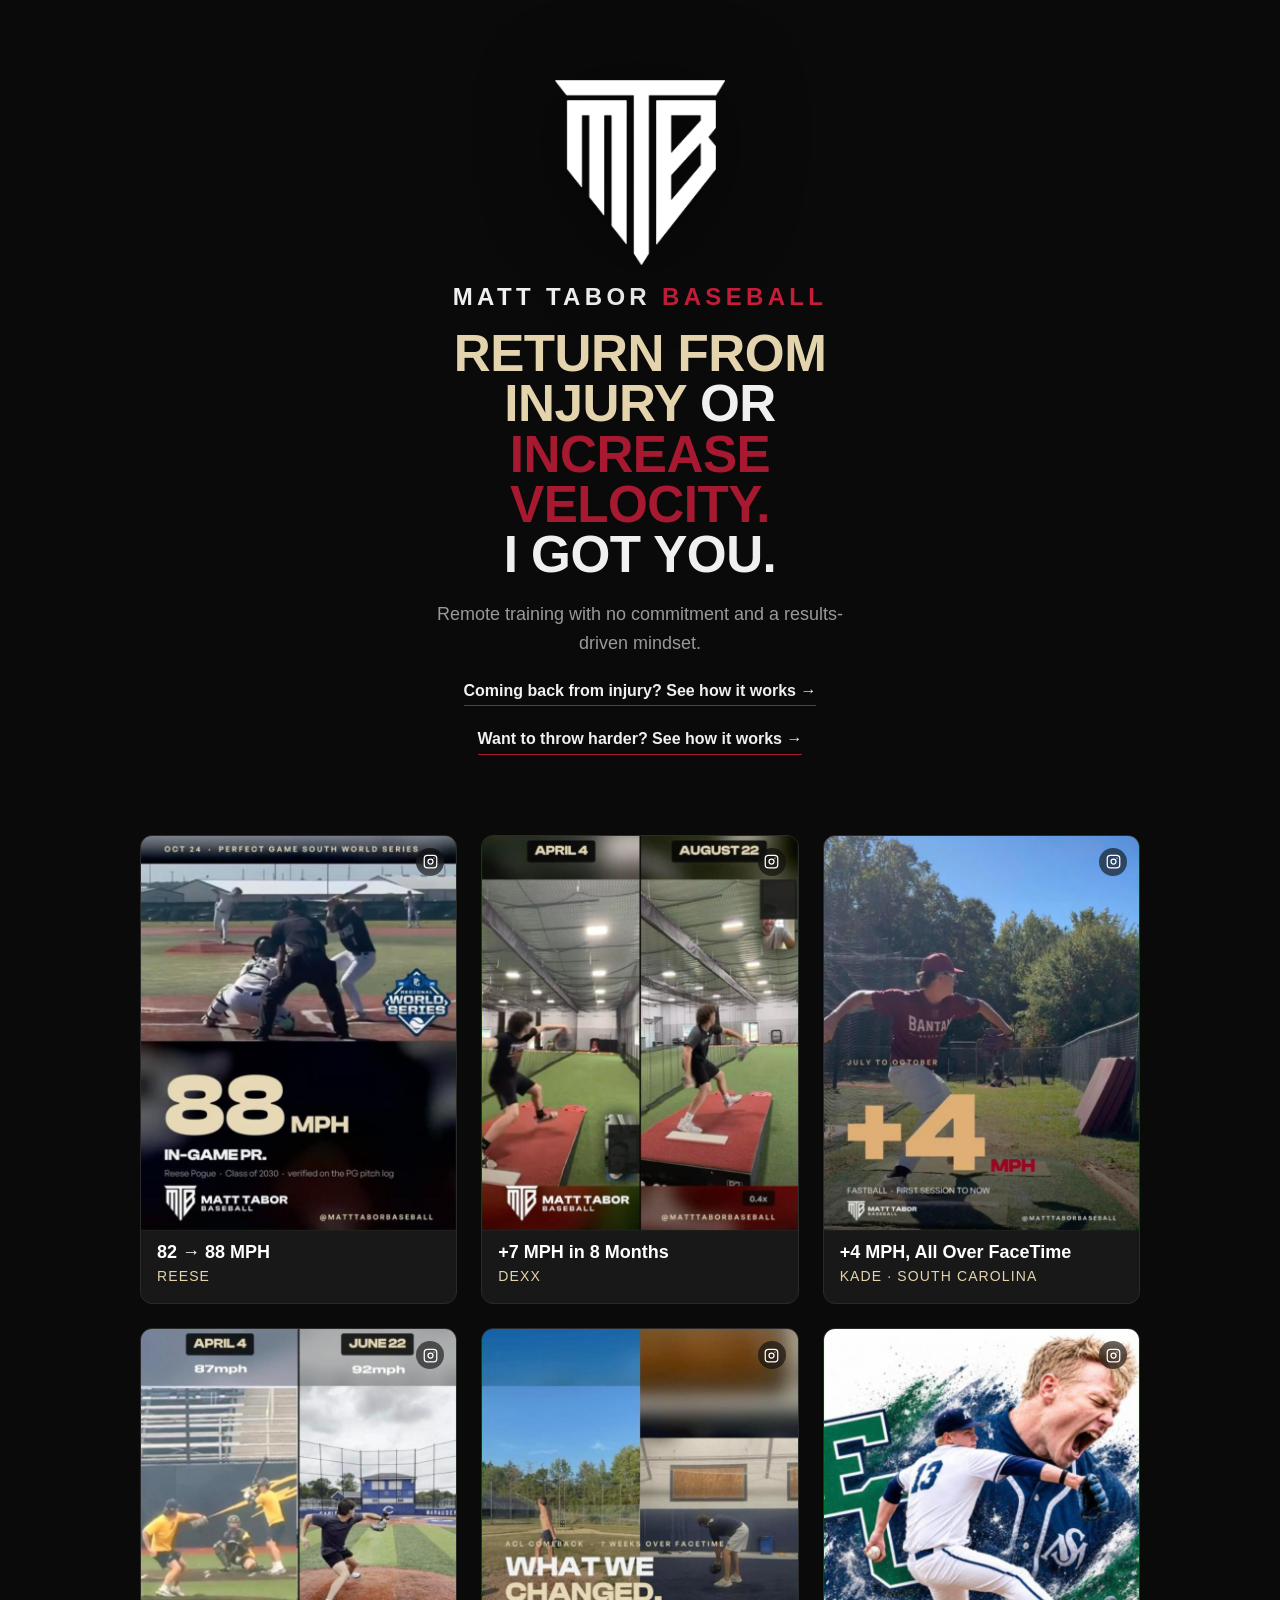
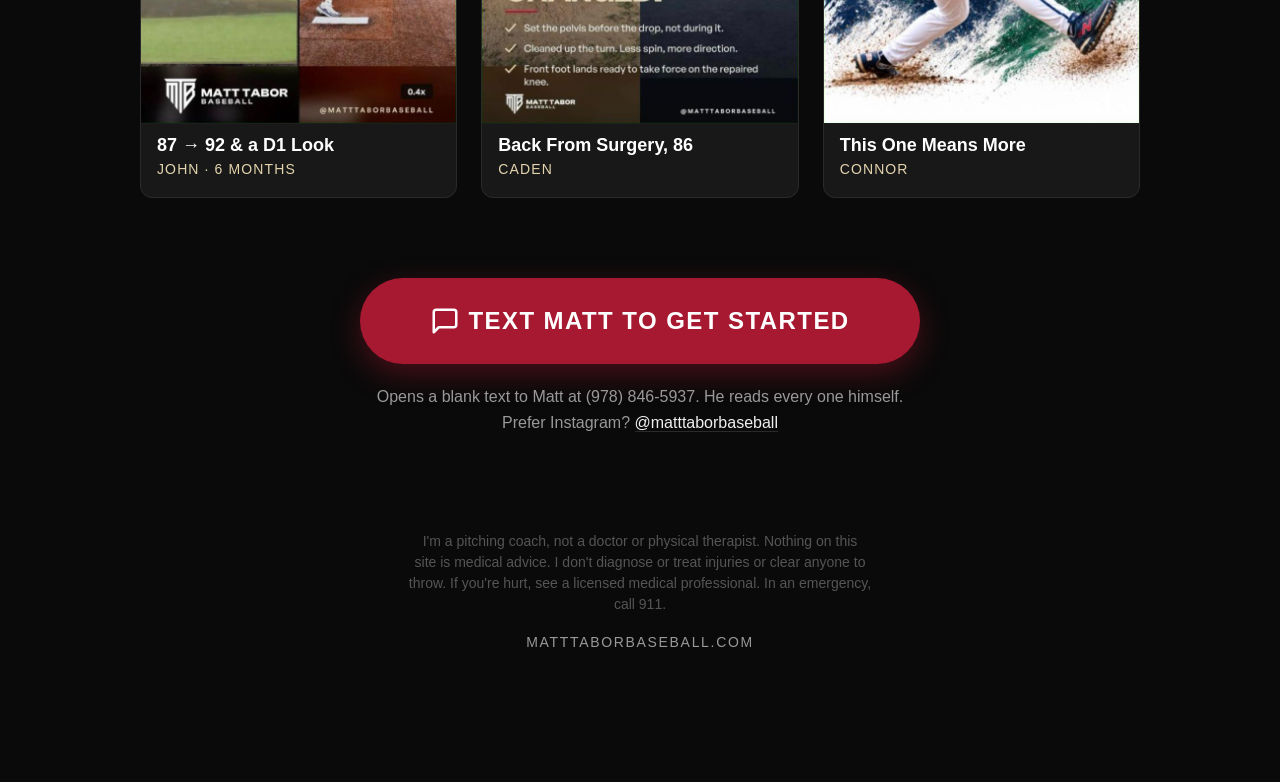
<file: start.html>
<!DOCTYPE html>
<html lang="en">
<head>
<meta charset="UTF-8">
<meta name="viewport" content="width=device-width, initial-scale=1.0">
<title>Text Matt to Get Started | Matt Tabor Baseball</title>
<meta name="description" content="Return from injury or increase velocity. I got you. Remote training with no commitment and a results-driven mindset. Text Matt to get started.">
<meta name="robots" content="noindex">

<!-- Open Graph -->
<meta property="og:title" content="Text Matt to Get Started | Matt Tabor Baseball">
<meta property="og:description" content="Return from injury or increase velocity. I got you. Remote training with no commitment and a results-driven mindset. Text Matt to get started.">
<meta property="og:type" content="website">
<meta property="og:image" content="https://matttaborbaseball.com/assets/og-image.jpg">
<meta property="og:url" content="https://matttaborbaseball.com/start">
<meta name="twitter:card" content="summary_large_image">
<meta name="theme-color" content="#0a0a0a">

<!-- Fonts -->
<link href="https://api.fontshare.com/v2/css?f[]=clash-display@400,500,600,700&f[]=general-sans@400,500,600,700&display=swap" rel="stylesheet">

<!-- Stylesheets -->
<link rel="stylesheet" href="./base.css">
<link rel="stylesheet" href="./style.css">

<style>
  /* Page-local styles for /start. Tokens come from style.css. */
  .start {
    min-height: 100dvh;
    background: var(--color-bg);
    padding-block: clamp(var(--space-10), 7vw, var(--space-20)) clamp(var(--space-24), 14vw, var(--space-32));
  }
  .start__inner {
    width: 100%;
    max-width: 1080px;
    margin-inline: auto;
    padding-inline: clamp(var(--space-4), 4vw, var(--space-10));
  }

  /* Logo block */
  .start__brand {
    display: flex;
    flex-direction: column;
    align-items: center;
    text-align: center;
    gap: var(--space-5);
    margin-bottom: clamp(var(--space-12), 7vw, var(--space-20));
  }
  .start__mark {
    width: clamp(110px, 18vw, 170px);
    height: auto;
    filter: drop-shadow(0 12px 40px rgba(0,0,0,0.6));
  }
  .start__wordmark {
    font-family: var(--font-display);
    font-weight: 600;
    font-size: var(--text-lg);
    letter-spacing: 0.18em;
    text-transform: uppercase;
    color: var(--color-text);
    line-height: 1;
  }
  .start__wordmark span { color: var(--color-primary-hover); }
  .start__tagline {
    font-family: var(--font-display);
    font-weight: 700;
    font-size: var(--text-2xl);
    line-height: 0.98;
    letter-spacing: -0.01em;
    text-transform: uppercase;
    color: var(--color-text);
    max-width: 18ch;
  }
  .start__injury-link { color: var(--color-text); font-size: var(--text-sm); font-weight: 600; text-decoration: none; border-bottom: 1px solid var(--color-primary); padding-bottom: 2px; }
  .start__injury-link:hover { color: var(--color-sand); border-color: var(--color-sand); }
  .start__tagline .tag-sand { color: var(--color-sand); }
  .start__tagline .tag-red { color: var(--color-primary); }
  .start__sub {
    color: var(--color-text-muted);
    font-size: var(--text-base);
    max-width: 44ch;
  }

  /* Highlights grid */
  .start__grid {
    display: grid;
    grid-template-columns: repeat(3, 1fr);
    gap: clamp(var(--space-3), 2vw, var(--space-6));
    margin-bottom: clamp(var(--space-12), 7vw, var(--space-20));
  }
  .hl {
    display: flex;
    flex-direction: column;
    border-radius: var(--radius-lg);
    overflow: hidden;
    background: var(--color-surface-2);
    border: 1px solid var(--color-border);
    text-decoration: none;
    color: var(--color-text);
    position: relative;
    transition: transform var(--transition-interactive), border-color var(--transition-interactive), box-shadow var(--transition-interactive);
  }
  .hl:hover, .hl:focus-visible {
    transform: translateY(-4px);
    border-color: var(--color-primary);
    box-shadow: 0 16px 40px rgba(0,0,0,0.5), 0 0 0 1px var(--color-primary);
  }
  .hl__media {
    display: block;
    aspect-ratio: 4 / 5;
    overflow: hidden;
    background: #000;
  }
  .hl__media img {
    width: 100%;
    height: 100%;
    object-fit: cover;
    display: block;
    transition: transform 600ms var(--ease-out);
  }
  .hl:hover .hl__media img { transform: scale(1.04); }
  .hl__cap {
    display: flex; flex-direction: column; gap: 2px;
    padding: var(--space-3) var(--space-4) var(--space-4);
    border-top: 1px solid var(--color-divider);
  }
  .hl__stat {
    font-family: var(--font-display);
    font-weight: 600;
    font-size: var(--text-base);
    line-height: 1.1;
    color: #fff;
  }
  .hl__name {
    font-size: var(--text-xs);
    letter-spacing: 0.08em;
    text-transform: uppercase;
    color: var(--color-sand);
  }
  .hl__ig {
    position: absolute; top: var(--space-3); right: var(--space-3);
    width: 28px; height: 28px;
    border-radius: var(--radius-full);
    background: rgba(10,10,10,0.6);
    display: grid; place-items: center;
    backdrop-filter: blur(6px);
  }
  .hl__ig svg { width: 15px; height: 15px; }

  /* Big CTA */
  .start__cta {
    display: flex;
    flex-direction: column;
    align-items: center;
    text-align: center;
    gap: var(--space-5);
  }
  .btn--text-matt {
    width: 100%;
    max-width: 560px;
    justify-content: center;
    padding: clamp(1.1rem, 2.4vw, 1.5rem) var(--space-8);
    background: var(--color-primary);
    color: #fff;
    font-family: var(--font-display);
    font-weight: 600;
    font-size: clamp(1.1rem, 1rem + 1vw, 1.5rem);
    letter-spacing: 0.06em;
    text-transform: uppercase;
    border-radius: var(--radius-full);
    box-shadow: 0 10px 30px var(--color-primary-glow);
  }
  .btn--text-matt:hover {
    background: var(--color-primary-hover);
    transform: translateY(-2px);
    box-shadow: 0 16px 40px var(--color-primary-glow);
  }
  .btn--text-matt svg { width: 1.25em; height: 1.25em; flex: none; }
  .start__cta-note {
    color: var(--color-text-muted);
    font-size: var(--text-sm);
  }
  .start__cta-note a { color: var(--color-text); text-decoration: none; border-bottom: 1px solid var(--color-border); }
  .start__cta-note a:hover { border-color: var(--color-text); }

  /* Sticky mobile CTA */
  .start__sticky {
    position: fixed; left: 0; right: 0; bottom: 0; z-index: 50;
    padding: var(--space-3) var(--space-4) calc(var(--space-3) + env(safe-area-inset-bottom));
    background: linear-gradient(180deg, rgba(10,10,10,0) 0%, rgba(10,10,10,0.95) 35%);
    display: none;
  }
  .start__sticky .btn--text-matt { max-width: none; box-shadow: 0 -6px 30px rgba(0,0,0,0.5), 0 8px 24px var(--color-primary-glow); }

  .start__footer {
    margin-top: clamp(var(--space-16), 10vw, var(--space-24));
    text-align: center;
    color: var(--color-text-faint);
    font-size: var(--text-xs);
    letter-spacing: 0.12em;
    text-transform: uppercase;
  }
  .start__footer a { color: var(--color-text-muted); text-decoration: none; }

  @media (max-width: 760px) {
    .start__grid { grid-template-columns: repeat(2, 1fr); }
    .start__sticky { display: block; }
    .hl__stat { font-size: var(--text-sm); }
    .hl__cap { padding: var(--space-2) var(--space-3) var(--space-3); }
    .btn--text-matt { font-size: 1.05rem; padding: 1.05rem var(--space-6); white-space: nowrap; }
    .start__sticky.is-hidden { opacity: 0; pointer-events: none; transform: translateY(12px); }
    .start__sticky { transition: opacity 220ms var(--ease-out), transform 220ms var(--ease-out); }
  }
</style>
<link rel="icon" href="/favicon.ico" sizes="48x48">
<link rel="icon" type="image/png" sizes="32x32" href="/favicon.png">
<link rel="apple-touch-icon" href="/apple-touch-icon.png">
</head>
<body>

<main class="start">
  <div class="start__inner">

    <!-- Logo -->
    <header class="start__brand">
      <img class="start__mark" src="./assets/mtb-mark-white.png" alt="Matt Tabor Baseball" width="748" height="815">
      <div class="start__wordmark">Matt Tabor <span>Baseball</span></div>
      <h1 class="start__tagline"><span class="tag-sand">Return from injury</span> or <span class="tag-red">increase velocity.</span><br>I got you.</h1>
      <p class="start__sub">Remote training with no commitment and a results-driven mindset.</p>
      <a class="start__injury-link" href="./returnfrominjury">Coming back from injury? See how it works &rarr;</a>
      <a class="start__injury-link" href="./velocity">Want to throw harder? See how it works &rarr;</a>
    </header>

    <!-- Instagram highlights -->
    <div class="start__grid" aria-label="Recent results">

      <a class="hl" href="https://www.instagram.com/reel/De7ehkiBjXo/" target="_blank" rel="noopener noreferrer">
        <span class="hl__media"><img src="./assets/start-reese.jpg" alt="Reese Pogue: 82 to 88 mph" loading="eager" width="640" height="800"></span>
                <span class="hl__ig" aria-hidden="true"><svg viewBox="0 0 24 24" fill="none" stroke="#fff" stroke-width="2" stroke-linecap="round" stroke-linejoin="round"><rect x="2" y="2" width="20" height="20" rx="5"/><circle cx="12" cy="12" r="4"/><circle cx="17.5" cy="6.5" r="1" fill="#fff" stroke="none"/></svg></span>
        <span class="hl__cap"><span class="hl__stat">82 &rarr; 88 MPH</span><span class="hl__name">Reese</span></span>
      </a>

      <a class="hl" href="https://www.instagram.com/reel/De20O-Ft_P4/" target="_blank" rel="noopener noreferrer">
        <span class="hl__media"><img src="./assets/start-dexx.jpg" alt="Dexx Martin: +7 mph in 8 months" loading="eager" width="640" height="800"></span>
                <span class="hl__ig" aria-hidden="true"><svg viewBox="0 0 24 24" fill="none" stroke="#fff" stroke-width="2" stroke-linecap="round" stroke-linejoin="round"><rect x="2" y="2" width="20" height="20" rx="5"/><circle cx="12" cy="12" r="4"/><circle cx="17.5" cy="6.5" r="1" fill="#fff" stroke="none"/></svg></span>
        <span class="hl__cap"><span class="hl__stat">+7 MPH in 8 Months</span><span class="hl__name">Dexx</span></span>
      </a>

      <a class="hl" href="https://www.instagram.com/reel/DfCjOakB9Mv/" target="_blank" rel="noopener noreferrer">
        <span class="hl__media"><img src="./assets/start-kade.jpg" alt="Kade: +4 mph since July, every session over FaceTime" loading="eager" width="640" height="800"></span>
                <span class="hl__ig" aria-hidden="true"><svg viewBox="0 0 24 24" fill="none" stroke="#fff" stroke-width="2" stroke-linecap="round" stroke-linejoin="round"><rect x="2" y="2" width="20" height="20" rx="5"/><circle cx="12" cy="12" r="4"/><circle cx="17.5" cy="6.5" r="1" fill="#fff" stroke="none"/></svg></span>
        <span class="hl__cap"><span class="hl__stat">+4 MPH, All Over FaceTime</span><span class="hl__name">Kade &middot; South Carolina</span></span>
      </a>

      <a class="hl" href="https://www.instagram.com/reel/De9apJzh-UF/" target="_blank" rel="noopener noreferrer">
        <span class="hl__media"><img src="./assets/start-john.jpg" alt="John Hoj: 87 to 92 mph and a Division 1 opportunity in 6 months" loading="lazy" width="640" height="800"></span>
                <span class="hl__ig" aria-hidden="true"><svg viewBox="0 0 24 24" fill="none" stroke="#fff" stroke-width="2" stroke-linecap="round" stroke-linejoin="round"><rect x="2" y="2" width="20" height="20" rx="5"/><circle cx="12" cy="12" r="4"/><circle cx="17.5" cy="6.5" r="1" fill="#fff" stroke="none"/></svg></span>
        <span class="hl__cap"><span class="hl__stat">87 &rarr; 92 &amp; a D1 Look</span><span class="hl__name">John &middot; 6 Months</span></span>
      </a>

      <a class="hl" href="https://www.instagram.com/reel/DfAGC-th6ND/" target="_blank" rel="noopener noreferrer">
        <span class="hl__media"><img src="./assets/start-caden.jpg" alt="Caden Karam: back on the mound after surgery" loading="lazy" width="640" height="800"></span>
                <span class="hl__ig" aria-hidden="true"><svg viewBox="0 0 24 24" fill="none" stroke="#fff" stroke-width="2" stroke-linecap="round" stroke-linejoin="round"><rect x="2" y="2" width="20" height="20" rx="5"/><circle cx="12" cy="12" r="4"/><circle cx="17.5" cy="6.5" r="1" fill="#fff" stroke="none"/></svg></span>
        <span class="hl__cap"><span class="hl__stat">Back From Surgery, 86</span><span class="hl__name">Caden</span></span>
      </a>

      <a class="hl" href="https://www.instagram.com/p/DcWKe_Ejvoy/" target="_blank" rel="noopener noreferrer">
        <span class="hl__media"><img src="./assets/start-connor.jpg" alt="Connor Moore competing" loading="lazy" width="640" height="800"></span>
                <span class="hl__ig" aria-hidden="true"><svg viewBox="0 0 24 24" fill="none" stroke="#fff" stroke-width="2" stroke-linecap="round" stroke-linejoin="round"><rect x="2" y="2" width="20" height="20" rx="5"/><circle cx="12" cy="12" r="4"/><circle cx="17.5" cy="6.5" r="1" fill="#fff" stroke="none"/></svg></span>
        <span class="hl__cap"><span class="hl__stat">This One Means More</span><span class="hl__name">Connor</span></span>
      </a>

    </div>

    <!-- CTA -->
    <div class="start__cta" id="cta">
      <a class="btn btn--text-matt" href="sms:+19788465937">
        <svg viewBox="0 0 24 24" fill="none" stroke="currentColor" stroke-width="2" stroke-linecap="round" stroke-linejoin="round" aria-hidden="true"><path d="M21 15a2 2 0 0 1-2 2H7l-4 4V5a2 2 0 0 1 2-2h14a2 2 0 0 1 2 2z"/></svg>
        Text Matt to Get Started
      </a>
      <p class="start__cta-note">Opens a blank text to Matt at (978) 846-5937. He reads every one himself.<br>Prefer Instagram? <a href="https://www.instagram.com/matttaborbaseball/" target="_blank" rel="noopener noreferrer">@matttaborbaseball</a></p>
    </div>

    <footer class="start__footer">
      <p style="max-width:60ch;margin:0 auto 1rem;letter-spacing:0;text-transform:none;line-height:1.5;">I'm a pitching coach, not a doctor or physical therapist. Nothing on this site is medical advice. I don't diagnose or treat injuries or clear anyone to throw. If you're hurt, see a licensed medical professional. In an emergency, call 911.</p>
      <a href="./index.html">matttaborbaseball.com</a>
    </footer>

  </div>
</main>

<!-- Sticky CTA on phones -->
<div class="start__sticky">
  <a class="btn btn--text-matt" href="sms:+19788465937">
    <svg viewBox="0 0 24 24" fill="none" stroke="currentColor" stroke-width="2" stroke-linecap="round" stroke-linejoin="round" aria-hidden="true"><path d="M21 15a2 2 0 0 1-2 2H7l-4 4V5a2 2 0 0 1 2-2h14a2 2 0 0 1 2 2z"/></svg>
    Text Matt to Get Started
  </a>
</div>

<script>
  // Hide the sticky bar once the main button is on screen so the two never stack.
  (function(){
    var sticky=document.querySelector('.start__sticky'), cta=document.getElementById('cta');
    if(!sticky||!cta||!('IntersectionObserver' in window)) return;
    new IntersectionObserver(function(es){ sticky.classList.toggle('is-hidden', es[0].isIntersecting); },{threshold:0.4}).observe(cta);
  })();
</script>

</body>
</html>
</file>
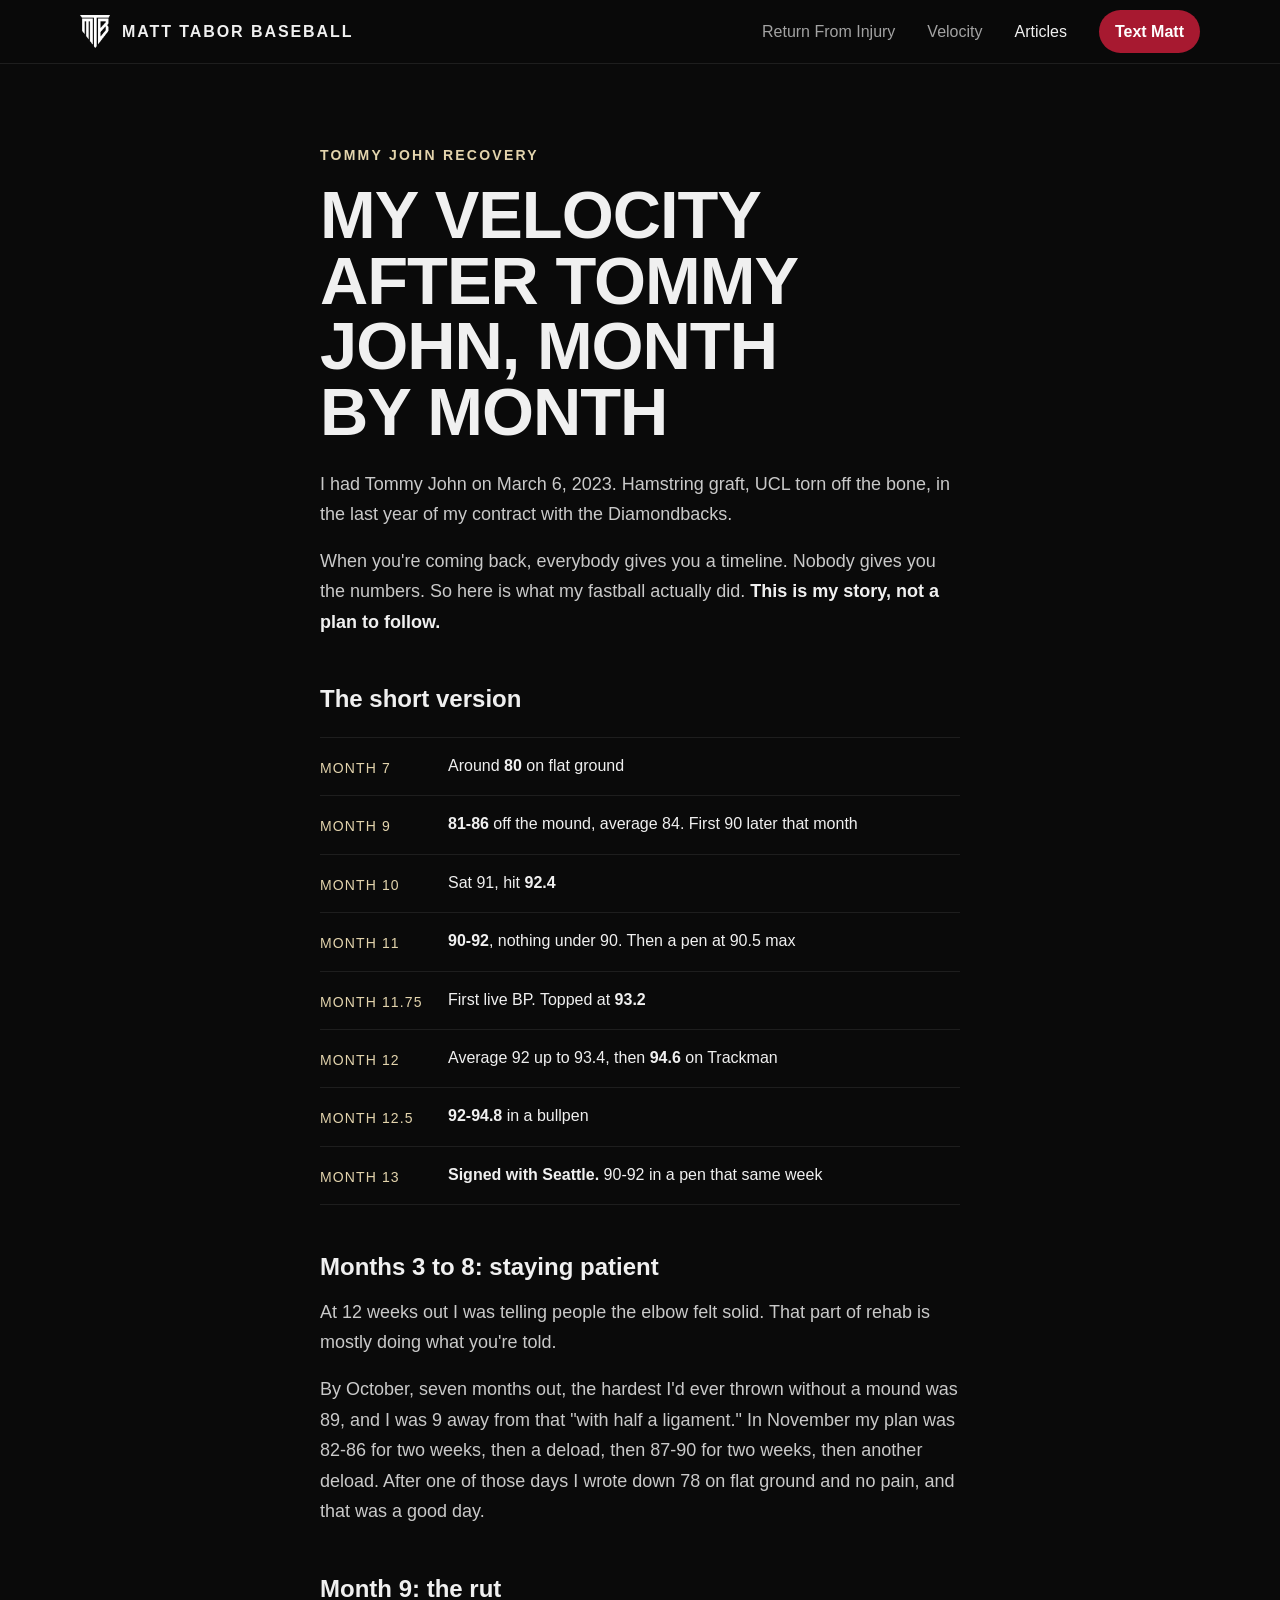
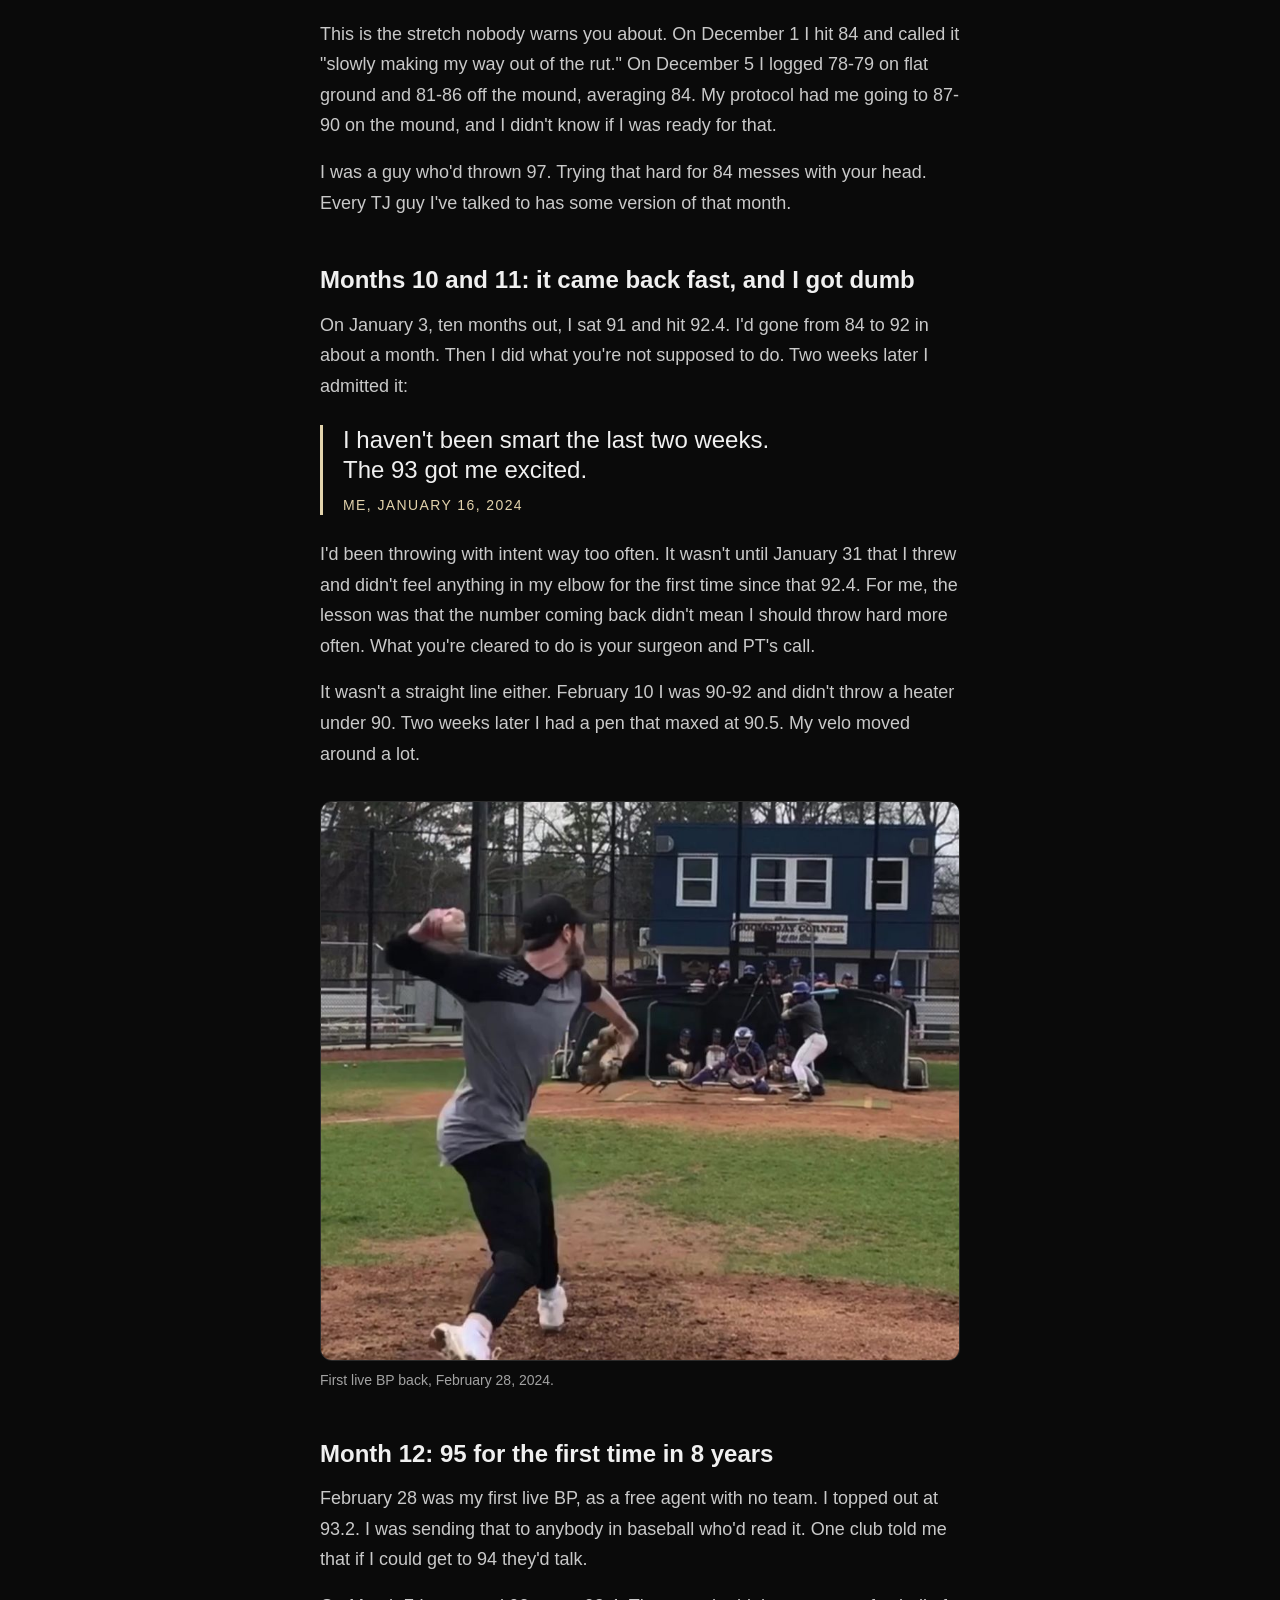
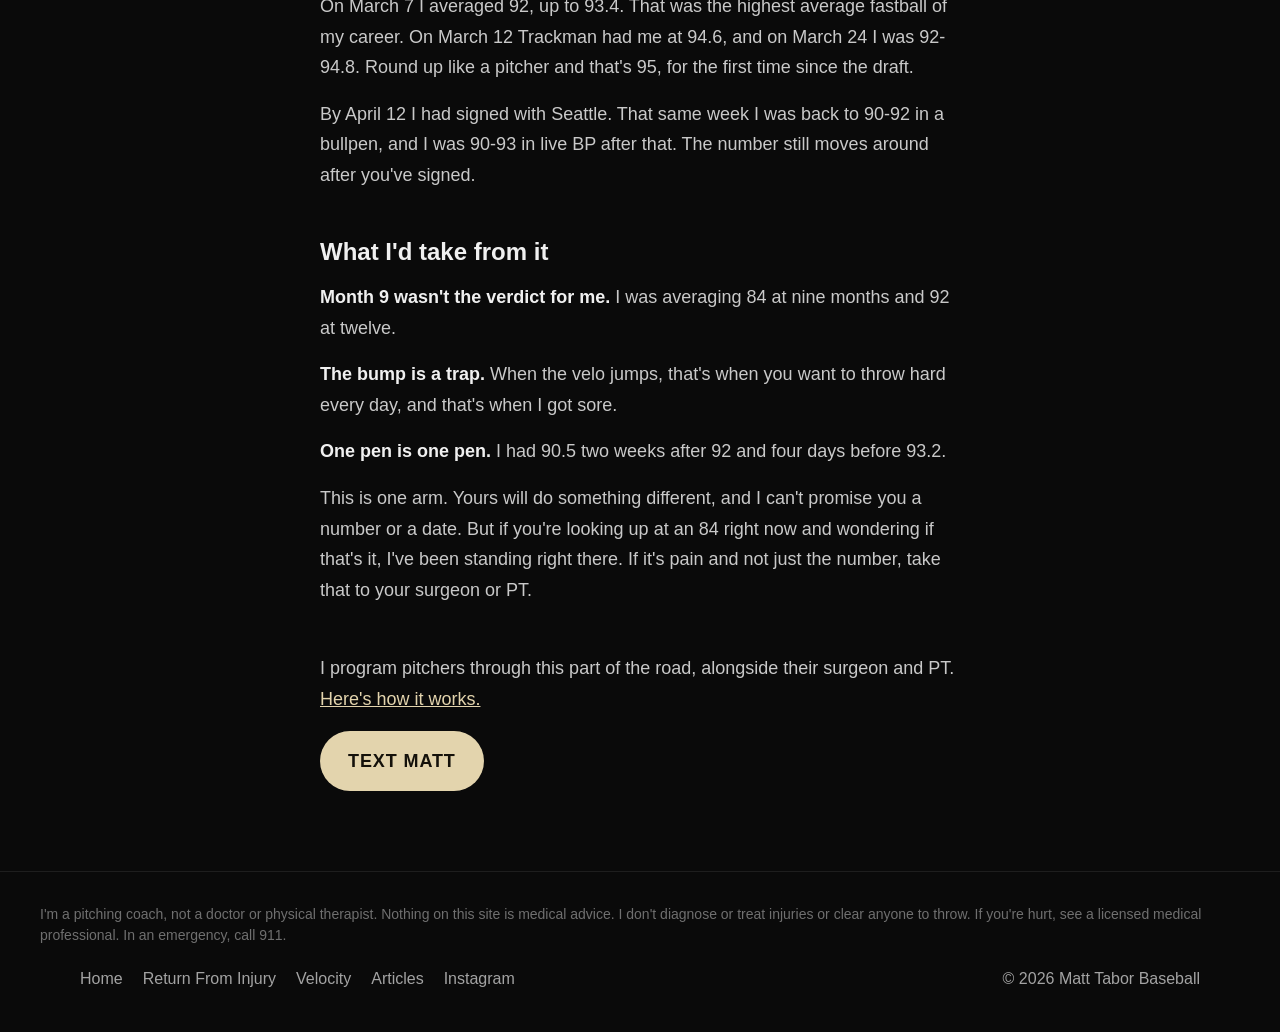
<file: tommy-john-velocity-month-by-month.html>
<!DOCTYPE html>
<html lang="en">
<head>
<meta charset="UTF-8">
<meta name="viewport" content="width=device-width, initial-scale=1.0">
<title>My Velocity After Tommy John, Month by Month | Matt Tabor</title>
<meta name="description" content="What my velocity actually did after Tommy John surgery, month by month, from around 80 at month 7 to 94.8 on Trackman at month 12.">
<link rel="canonical" href="https://matttaborbaseball.com/tommy-john-velocity-month-by-month">
<meta name="theme-color" content="#0a0a0a">
<meta property="og:title" content="My Velocity After Tommy John, Month by Month">
<meta property="og:description" content="What my velocity actually did after Tommy John surgery, month by month.">
<meta property="og:type" content="article">
<meta property="og:image" content="https://matttaborbaseball.com/assets/injury-live.jpg">
<meta property="og:url" content="https://matttaborbaseball.com/tommy-john-velocity-month-by-month">
<meta name="twitter:card" content="summary_large_image">
<link href="https://api.fontshare.com/v2/css?f[]=clash-display@400,500,600,700&f[]=general-sans@400,500,600,700&display=swap" rel="stylesheet">
<link rel="stylesheet" href="./site.css">
<link rel="stylesheet" href="./base.css">
<link rel="icon" href="/favicon.ico" sizes="48x48">
<link rel="icon" type="image/png" sizes="32x32" href="/favicon.png">
<link rel="apple-touch-icon" href="/apple-touch-icon.png">
<script type="application/ld+json">
{
 "@context": "https://schema.org",
 "@type": "Article",
 "headline": "My Velocity After Tommy John, Month by Month",
 "image": "https://matttaborbaseball.com/assets/injury-live.jpg",
 "author": {"@type": "Person", "name": "Matt Tabor", "url": "https://matttaborbaseball.com/", "sameAs": ["https://en.wikipedia.org/wiki/Matt_Tabor"]},
 "publisher": {"@type": "Organization", "name": "Matt Tabor Baseball", "logo": {"@type": "ImageObject", "url": "https://matttaborbaseball.com/apple-touch-icon.png"}},
 "mainEntityOfPage": "https://matttaborbaseball.com/tommy-john-velocity-month-by-month"
}
</script>
<style>
  .art { max-width: 720px; margin-inline: auto; padding-inline: var(--gutter); padding-block: clamp(var(--space-10), 7vw, var(--space-20)); }
  .art h1 { font-family: var(--font-display); font-weight: 700; font-size: var(--text-2xl); line-height: .98; letter-spacing: -.015em; text-transform: uppercase; margin-bottom: var(--space-6); }
  .art h2 { font-family: var(--font-display); font-weight: 600; font-size: var(--text-lg); line-height: 1.15; margin: var(--space-12) 0 var(--space-4); }
  .art p { color: #c9c9c9; line-height: 1.7; margin-bottom: var(--space-4); max-width: none; }
  .art p strong { color: var(--color-text); }
  .art a { color: var(--color-sand); }
  .art figure { margin: var(--space-8) 0; }
  .art figure img { width: 100%; max-height: 560px; object-fit: cover; object-position: 50% 62%; border-radius: var(--radius-lg); border: 1px solid var(--color-border); }
  .art figcaption { margin-top: var(--space-2); font-size: var(--text-xs); color: var(--color-text-muted); }
  .art .tl { margin: var(--space-6) 0; }
  .art .tl li { grid-template-columns: 7rem 1fr; }
  .art .pull { color: var(--color-text); }
  .art .ask { margin-top: var(--space-12); }
  .art .ask a.btn { color: #14110a; }
</style>
</head>
<body>

<header class="top">
  <div class="wrap top__in">
    <a class="top__brand" href="./"><img src="./assets/mtb-mark-white.png" alt="Matt Tabor Baseball" width="748" height="815"><span>Matt Tabor Baseball</span></a>
    <a class="top__link" href="./returnfrominjury"><span class="top__long">Return From Injury</span><span class="top__short">Injury</span></a>
    <a class="top__link" href="./velocity">Velocity</a>
    <a class="top__link" href="./articles" aria-current="page">Articles</a>
    <a class="top__cta" href="sms:+19788465937?&amp;body=Hey%20Matt%2C%20I%20read%20your%20Tommy%20John%20article.">Text Matt</a>
  </div>
</header>

<main>
<article class="art">
  <span class="eyebrow eyebrow--inj">Tommy John recovery</span>
  <h1>My velocity after Tommy John, month by month</h1>

  <p>I had Tommy John on March 6, 2023. Hamstring graft, UCL torn off the bone, in the last year of my contract with the Diamondbacks.</p>
  <p>When you're coming back, everybody gives you a timeline. Nobody gives you the numbers. So here is what my fastball actually did. <strong>This is my story, not a plan to follow.</strong></p>

  <h2>The short version</h2>
  <ol class="tl" role="list">
    <li><span class="w">Month 7</span><span class="t">Around <b>80</b> on flat ground</span></li>
    <li><span class="w">Month 9</span><span class="t"><b>81-86</b> off the mound, average 84. First 90 later that month</span></li>
    <li><span class="w">Month 10</span><span class="t">Sat 91, hit <b>92.4</b></span></li>
    <li><span class="w">Month 11</span><span class="t"><b>90-92</b>, nothing under 90. Then a pen at 90.5 max</span></li>
    <li><span class="w">Month 11.75</span><span class="t">First live BP. Topped at <b>93.2</b></span></li>
    <li><span class="w">Month 12</span><span class="t">Average 92 up to 93.4, then <b>94.6</b> on Trackman</span></li>
    <li><span class="w">Month 12.5</span><span class="t"><b>92-94.8</b> in a bullpen</span></li>
    <li><span class="w">Month 13</span><span class="t"><b>Signed with Seattle.</b> 90-92 in a pen that same week</span></li>
  </ol>

  <h2>Months 3 to 8: staying patient</h2>
  <p>At 12 weeks out I was telling people the elbow felt solid. That part of rehab is mostly doing what you're told.</p>
  <p>By October, seven months out, the hardest I'd ever thrown without a mound was 89, and I was 9 away from that "with half a ligament." In November my plan was 82-86 for two weeks, then a deload, then 87-90 for two weeks, then another deload. After one of those days I wrote down 78 on flat ground and no pain, and that was a good day.</p>

  <h2>Month 9: the rut</h2>
  <p>This is the stretch nobody warns you about. On December 1 I hit 84 and called it "slowly making my way out of the rut." On December 5 I logged 78-79 on flat ground and 81-86 off the mound, averaging 84. My protocol had me going to 87-90 on the mound, and I didn't know if I was ready for that.</p>
  <p>I was a guy who'd thrown 97. Trying that hard for 84 messes with your head. Every TJ guy I've talked to has some version of that month.</p>

  <h2>Months 10 and 11: it came back fast, and I got dumb</h2>
  <p>On January 3, ten months out, I sat 91 and hit 92.4. I'd gone from 84 to 92 in about a month. Then I did what you're not supposed to do. Two weeks later I admitted it:</p>
  <blockquote class="pull">I haven't been smart the last two weeks. The 93 got me excited.<cite>Me, January 16, 2024</cite></blockquote>
  <p>I'd been throwing with intent way too often. It wasn't until January 31 that I threw and didn't feel anything in my elbow for the first time since that 92.4. For me, the lesson was that the number coming back didn't mean I should throw hard more often. What you're cleared to do is your surgeon and PT's call.</p>
  <p>It wasn't a straight line either. February 10 I was 90-92 and didn't throw a heater under 90. Two weeks later I had a pen that maxed at 90.5. My velo moved around a lot.</p>

  <figure>
    <img src="./assets/injury-live.jpg" alt="Matt Tabor throwing his first live batting practice after Tommy John surgery" width="900" height="1600" loading="lazy">
    <figcaption>First live BP back, February 28, 2024.</figcaption>
  </figure>

  <h2>Month 12: 95 for the first time in 8 years</h2>
  <p>February 28 was my first live BP, as a free agent with no team. I topped out at 93.2. I was sending that to anybody in baseball who'd read it. One club told me that if I could get to 94 they'd talk.</p>
  <p>On March 7 I averaged 92, up to 93.4. That was the highest average fastball of my career. On March 12 Trackman had me at 94.6, and on March 24 I was 92-94.8. Round up like a pitcher and that's 95, for the first time since the draft.</p>
  <p>By April 12 I had signed with Seattle. That same week I was back to 90-92 in a bullpen, and I was 90-93 in live BP after that. The number still moves around after you've signed.</p>

  <h2>What I'd take from it</h2>
  <p><strong>Month 9 wasn't the verdict for me.</strong> I was averaging 84 at nine months and 92 at twelve.</p>
  <p><strong>The bump is a trap.</strong> When the velo jumps, that's when you want to throw hard every day, and that's when I got sore.</p>
  <p><strong>One pen is one pen.</strong> I had 90.5 two weeks after 92 and four days before 93.2.</p>
  <p>This is one arm. Yours will do something different, and I can't promise you a number or a date. But if you're looking up at an 84 right now and wondering if that's it, I've been standing right there. If it's pain and not just the number, take that to your surgeon or PT.</p>

  <div class="ask">
    <p>I program pitchers through this part of the road, alongside their surgeon and PT. <a href="./returnfrominjury">Here's how it works.</a></p>
    <a class="btn btn--sand" href="sms:+19788465937?&amp;body=Hey%20Matt%2C%20I%20read%20your%20Tommy%20John%20article.">Text Matt</a>
  </div>
</article>
</main>

<footer class="foot">
  <p class="wrap foot__note">I'm a pitching coach, not a doctor or physical therapist. Nothing on this site is medical advice. I don't diagnose or treat injuries or clear anyone to throw. If you're hurt, see a licensed medical professional. In an emergency, call 911.</p>
  <div class="wrap foot__in">
    <nav aria-label="Footer">
      <a href="./">Home</a>
      <a href="./returnfrominjury">Return From Injury</a>
      <a href="./velocity">Velocity</a>
      <a href="./articles">Articles</a>
      <a href="https://www.instagram.com/matttaborbaseball/" target="_blank" rel="noopener noreferrer">Instagram</a>
    </nav>
    <span>&copy; 2026 Matt Tabor Baseball</span>
  </div>
</footer>
</body>
</html>
</file>
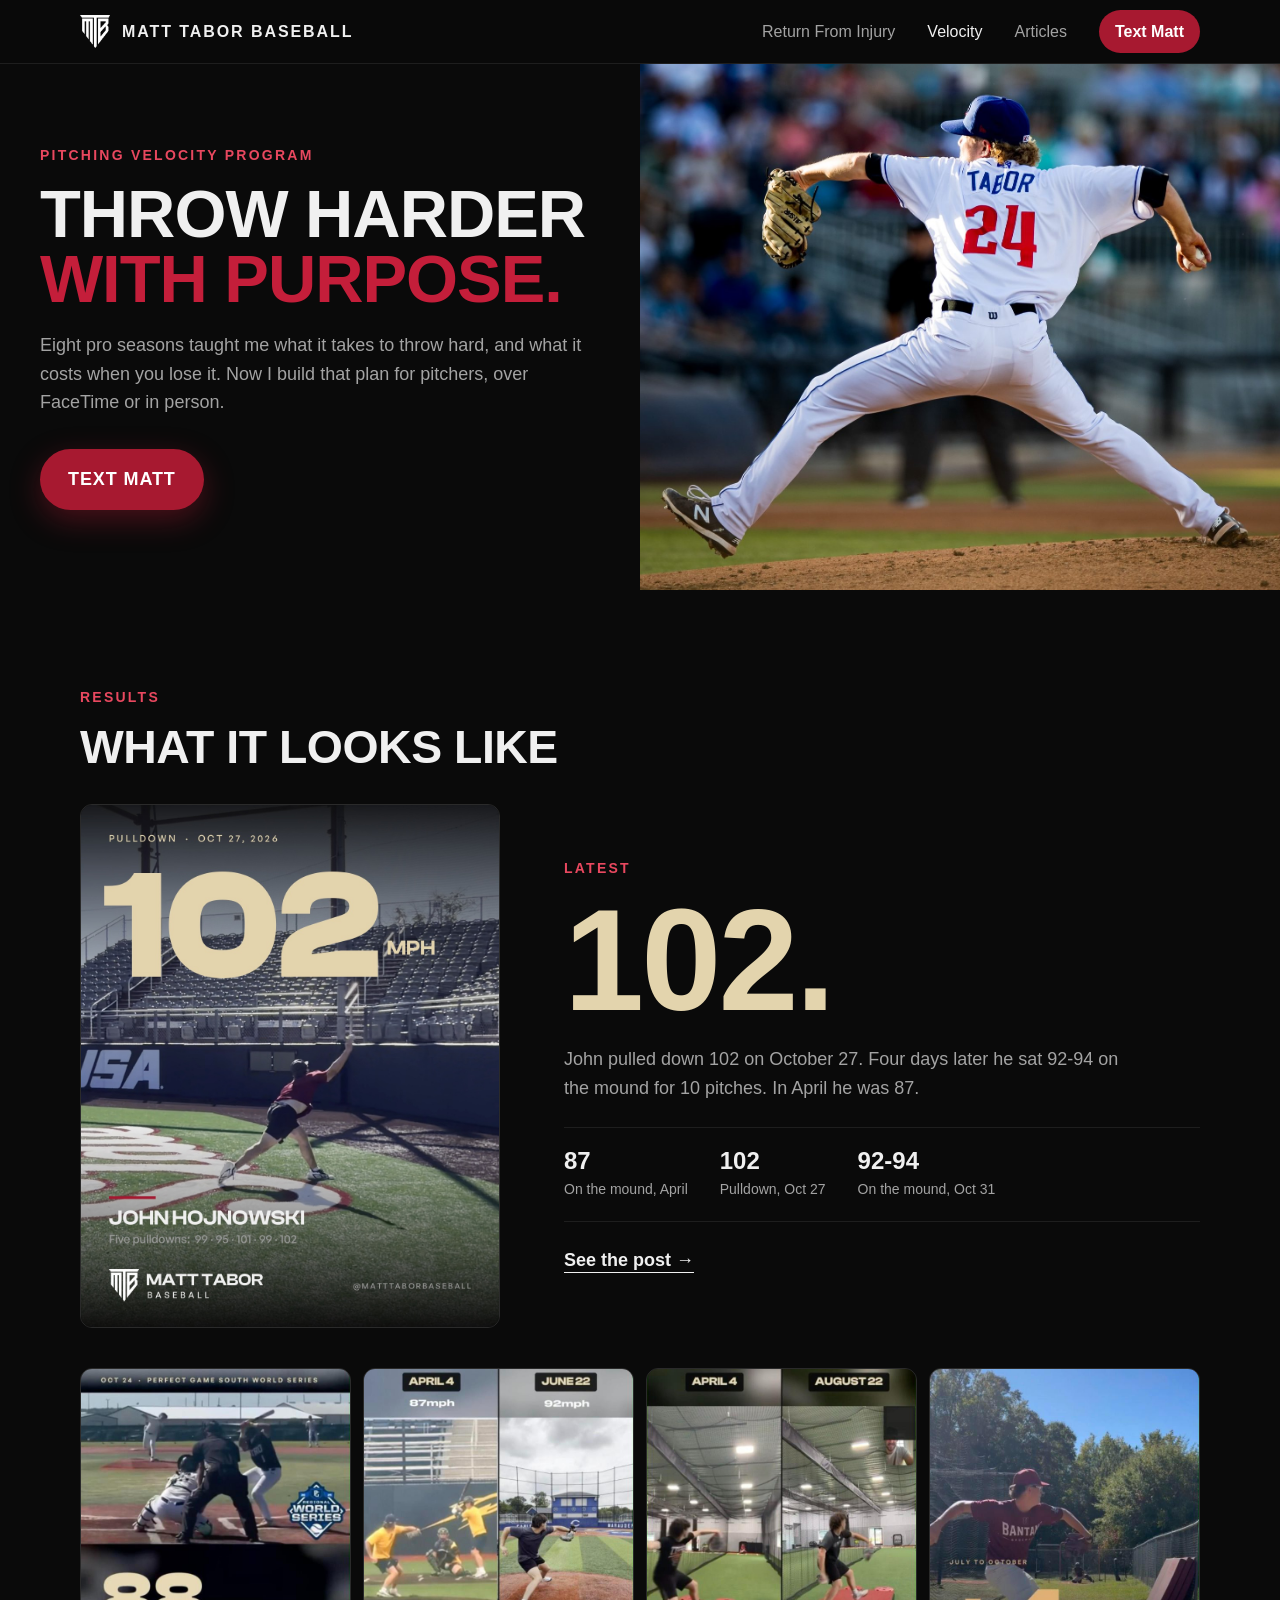
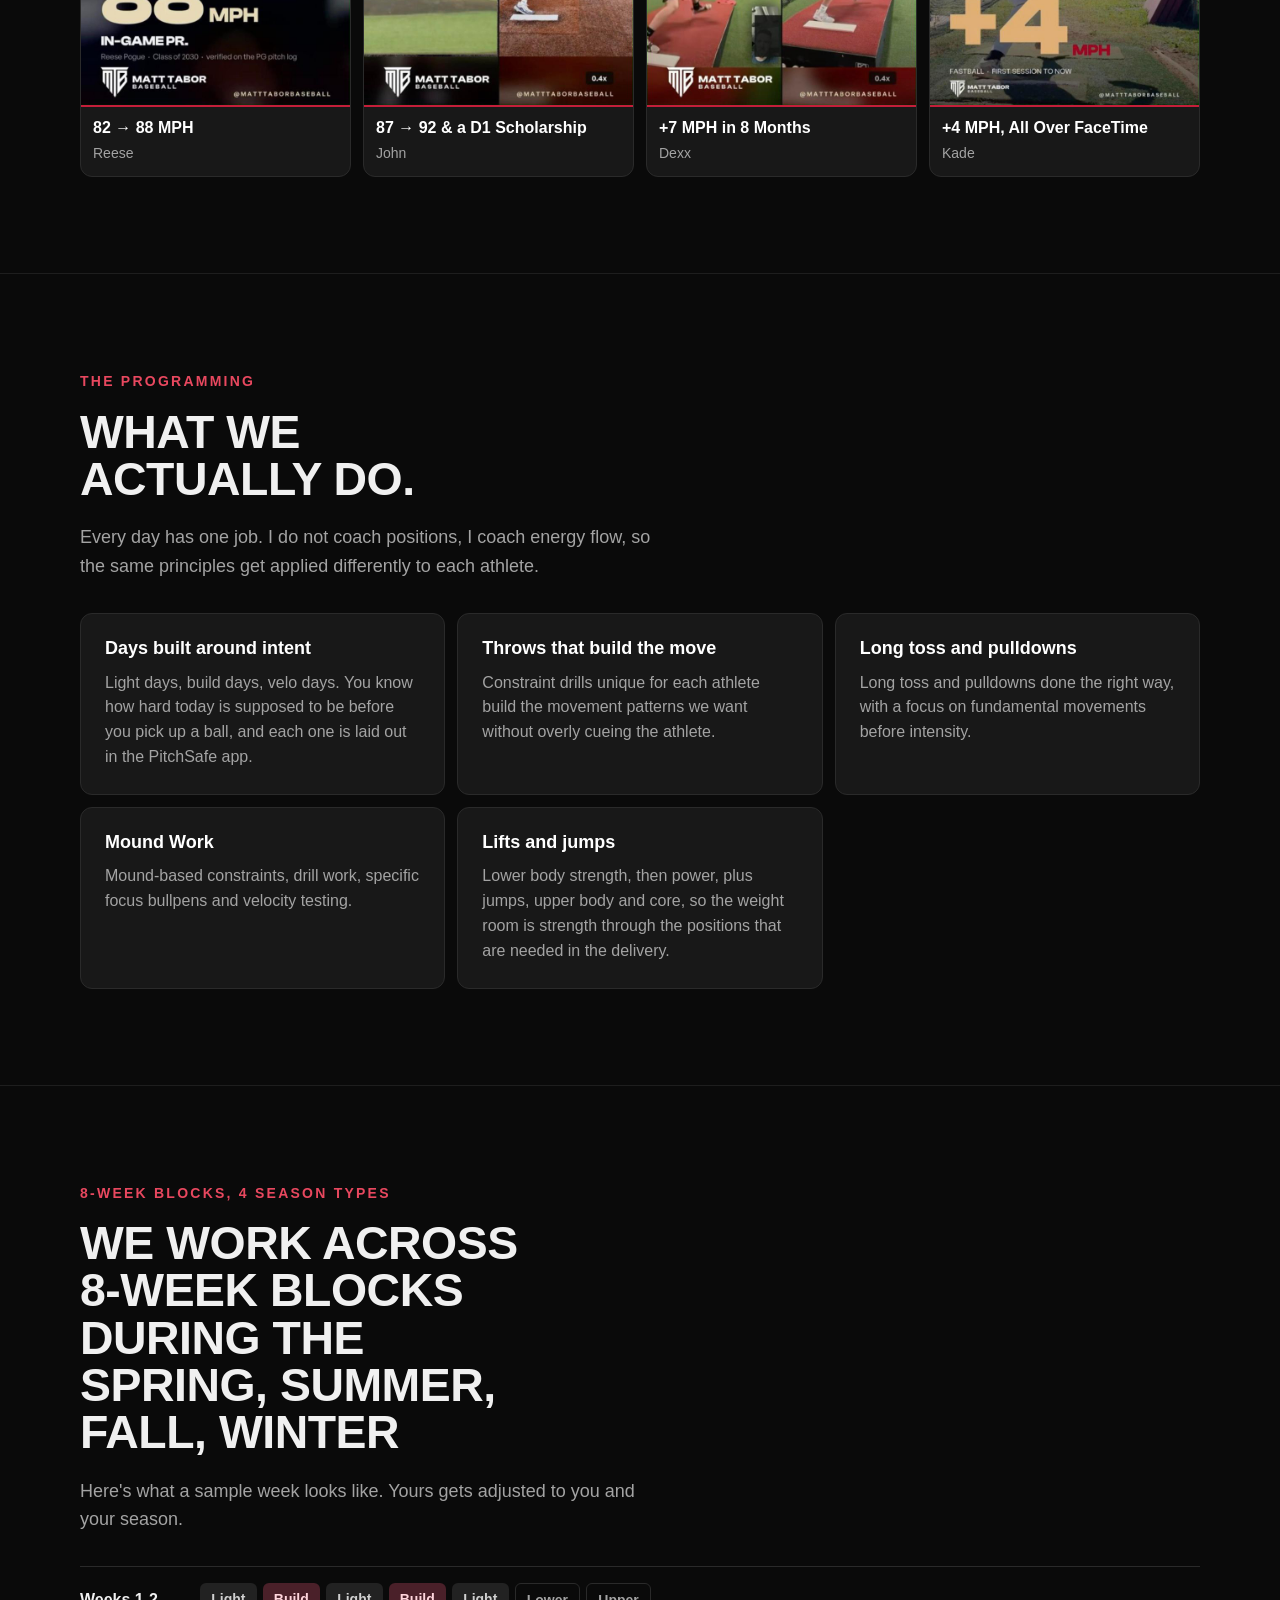
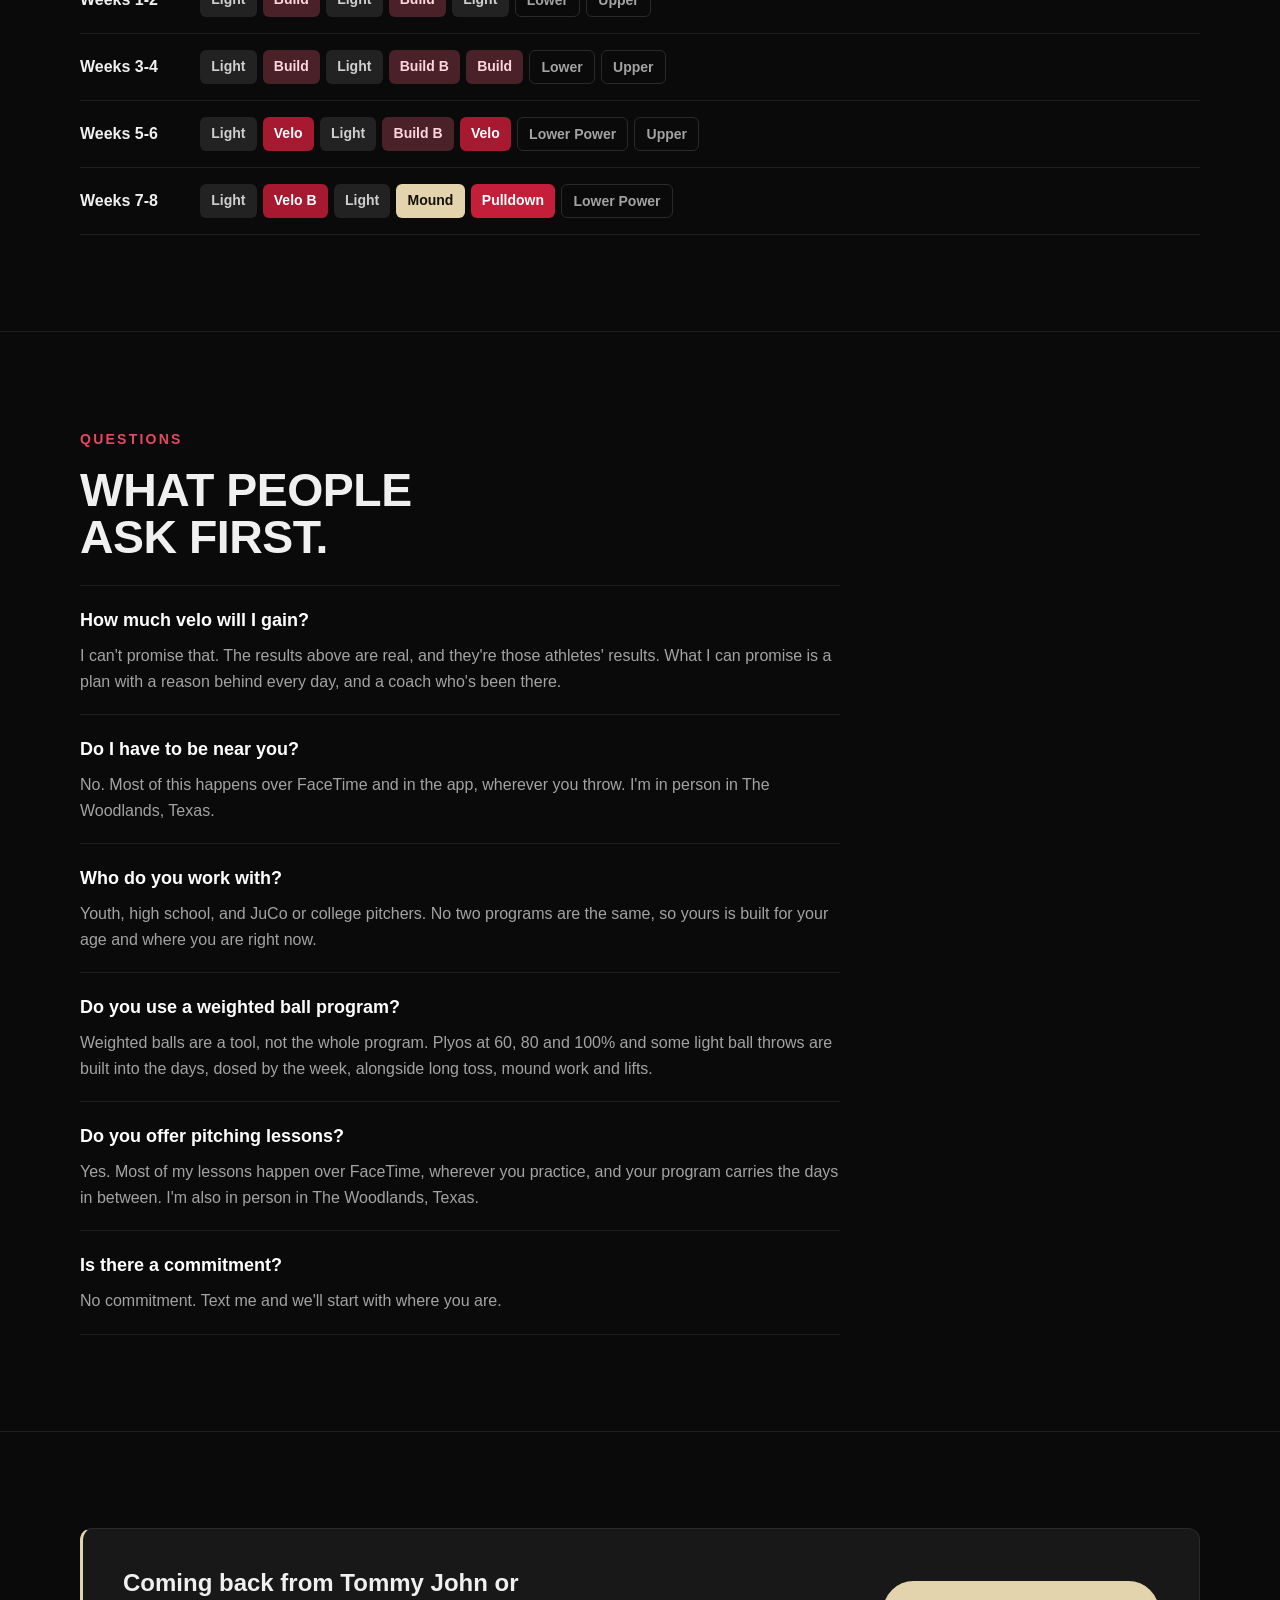
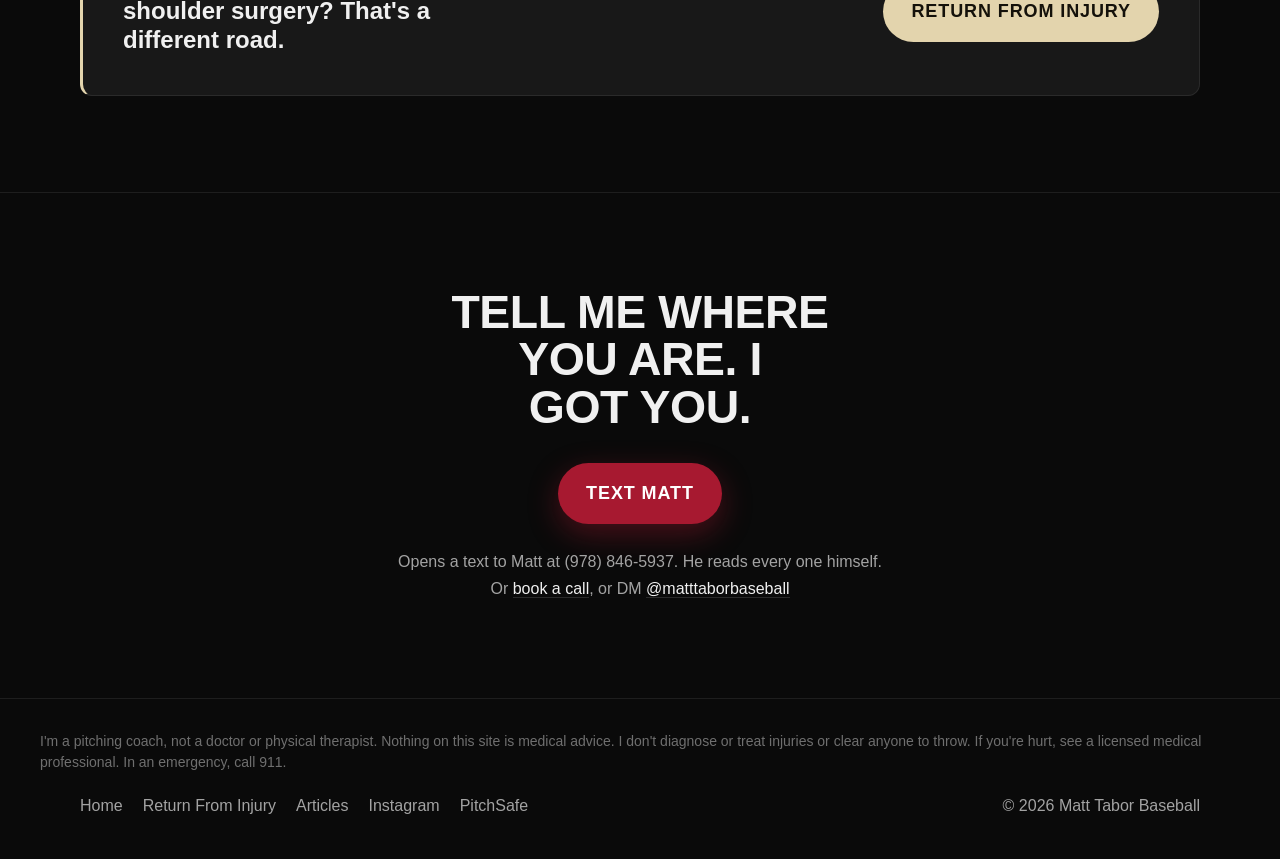
<file: velocity.html>
<!DOCTYPE html>
<html lang="en">
<head>
<meta charset="UTF-8">
<meta name="viewport" content="width=device-width, initial-scale=1.0">
<title>Pitching Velocity Program: Throw Harder | Matt Tabor Baseball</title>
<meta name="description" content="Pitching velocity program to help you throw harder. Long toss, weighted balls, pulldowns, mound work and lifts, from a former pro over FaceTime or in person.">
<link rel="canonical" href="https://matttaborbaseball.com/velocity">
<meta name="theme-color" content="#0a0a0a">

<meta property="og:title" content="Increase Your Velocity | Matt Tabor Baseball">
<meta property="og:description" content="A plan for every day, and a former pro on the call for your work. Over FaceTime, from wherever you throw.">
<meta property="og:type" content="website">
<meta property="og:image" content="https://matttaborbaseball.com/assets/velocity-hero.jpg">
<meta property="og:url" content="https://matttaborbaseball.com/velocity">
<meta name="twitter:card" content="summary_large_image">

<link href="https://api.fontshare.com/v2/css?f[]=clash-display@400,500,600,700&f[]=general-sans@400,500,600,700&display=swap" rel="stylesheet">
<link rel="stylesheet" href="./site.css">
<link rel="stylesheet" href="./base.css">
<link rel="icon" href="/favicon.ico" sizes="48x48">
<link rel="icon" type="image/png" sizes="32x32" href="/favicon.png">
<link rel="apple-touch-icon" href="/apple-touch-icon.png">
<script type="application/ld+json">
{
 "@context": "https://schema.org",
 "@graph": [
  {
   "@type": "SportsOrganization",
   "@id": "https://matttaborbaseball.com/#org",
   "name": "Matt Tabor Baseball",
   "sport": "Baseball",
   "url": "https://matttaborbaseball.com/",
   "logo": "https://matttaborbaseball.com/apple-touch-icon.png",
   "founder": {
    "@id": "https://matttaborbaseball.com/#matt"
   },
   "telephone": "+1-978-846-5937",
   "email": "matt@pitchsafe.co",
   "sameAs": [
    "https://www.instagram.com/matttaborbaseball/"
   ]
  },
  {
   "@type": "Person",
   "@id": "https://matttaborbaseball.com/#matt",
   "name": "Matt Tabor",
   "jobTitle": "Pitching Coach",
   "url": "https://matttaborbaseball.com/",
   "image": "https://matttaborbaseball.com/assets/velocity-hero.jpg",
   "description": "Former professional pitcher, drafted 82nd overall in 2017 by the Arizona Diamondbacks, who came back from Tommy John and thoracic outlet surgery.",
   "sameAs": [
    "https://en.wikipedia.org/wiki/Matt_Tabor",
    "https://www.instagram.com/matttaborbaseball/"
   ]
  },
  {
   "@type": "Service",
   "name": "Online Pitching Velocity Program",
   "description": "Remote velocity programming for pitchers, with a daily plan in PitchSafe and work reviewed over FaceTime.",
   "url": "https://matttaborbaseball.com/velocity",
   "serviceType": "Pitching coaching",
   "provider": {
    "@id": "https://matttaborbaseball.com/#org"
   },
   "areaServed": {
    "@type": "Country",
    "name": "United States"
   }
  },
  {
   "@type": "BreadcrumbList",
   "itemListElement": [
    {
     "@type": "ListItem",
     "position": 1,
     "name": "Home",
     "item": "https://matttaborbaseball.com/"
    },
    {
     "@type": "ListItem",
     "position": 2,
     "name": "Increase Velocity",
     "item": "https://matttaborbaseball.com/velocity"
    }
   ]
  }
 ]
}
</script>
</head>
<body>

<header class="top">
  <div class="wrap top__in">
    <a class="top__brand" href="./"><img src="./assets/mtb-mark-white.png" alt="Matt Tabor Baseball" width="748" height="815"><span>Matt Tabor Baseball</span></a>
    <a class="top__link" href="./returnfrominjury"><span class="top__long">Return From Injury</span><span class="top__short">Injury</span></a>
    <a class="top__link" href="./velocity" aria-current="page">Velocity</a>
    <a class="top__link" href="./articles">Articles</a>
    <a class="top__cta" href="sms:+19788465937?&amp;body=Hey%20Matt%2C%20I%20want%20to%20throw%20harder.">Text Matt</a>
  </div>
</header>

<main>
  <header class="vh">
    <div class="vh__t">
      <span class="eyebrow eyebrow--vel">Pitching velocity program</span>
      <h1>Throw harder <span>with purpose.</span></h1>
      <p class="lede">Eight pro seasons taught me what it takes to throw hard, and what it costs when you lose it. Now I build that plan for pitchers, over FaceTime or in person.</p>
      <a class="btn btn--red" href="sms:+19788465937?&amp;body=Hey%20Matt%2C%20I%20want%20to%20throw%20harder.">Text Matt</a>
    </div>
    <div class="vh__m"><img fetchpriority="high" src="./assets/velocity-hero.jpg" alt="Matt Tabor pitching for the Amarillo Sod Poodles" width="1800" height="1200"></div>
  </header>

  <section class="block">
    <div class="wrap">
      <span class="eyebrow eyebrow--vel">Results</span>
      <h2 class="h2">What it looks like</h2>
      <article class="big">
        <a class="big__m" href="https://www.instagram.com/p/DfQzloRjSyg/" target="_blank" rel="noopener noreferrer"><img src="./assets/john-102.jpg" alt="John Hojnowski's 102 mph pulldown" width="1080" height="1350"></a>
        <div class="big__t">
          <span class="eyebrow eyebrow--vel">Latest</span>
          <h3 class="big__h">102.</h3>
          <p class="lede">John pulled down 102 on October 27. Four days later he sat 92-94 on the mound for 10 pitches. In April he was 87.</p>
          <ul class="big__l" role="list">
            <li><b>87</b><span>On the mound, April</span></li>
            <li><b>102</b><span>Pulldown, Oct 27</span></li>
            <li><b>92-94</b><span>On the mound, Oct 31</span></li>
          </ul>
          <a class="link" href="https://www.instagram.com/p/DfQzloRjSyg/" target="_blank" rel="noopener noreferrer">See the post &rarr;</a>
        </div>
      </article>
      <div class="res res--4">
        <a class="tile" href="https://www.instagram.com/reel/De7ehkiBjXo/" target="_blank" rel="noopener noreferrer"><span class="tile__m"><img loading="lazy" src="./assets/start-reese.jpg" alt="Reese: 82 to 88 mph" width="640" height="800"></span><span class="tile__c"><span class="tile__s">82 &rarr; 88 MPH</span><span class="tile__n">Reese</span></span></a>
        <a class="tile" href="https://www.instagram.com/reel/De9apJzh-UF/" target="_blank" rel="noopener noreferrer"><span class="tile__m"><img loading="lazy" src="./assets/start-john.jpg" alt="John: 87 to 92 mph" width="640" height="800"></span><span class="tile__c"><span class="tile__s">87 &rarr; 92 &amp; a D1 Scholarship</span><span class="tile__n">John</span></span></a>
        <a class="tile" href="https://www.instagram.com/reel/De20O-Ft_P4/" target="_blank" rel="noopener noreferrer"><span class="tile__m"><img loading="lazy" src="./assets/start-dexx.jpg" alt="Dexx: plus 7 mph in 8 months" width="640" height="800"></span><span class="tile__c"><span class="tile__s">+7 MPH in 8 Months</span><span class="tile__n">Dexx</span></span></a>
        <a class="tile" href="https://www.instagram.com/reel/DfCjOakB9Mv/" target="_blank" rel="noopener noreferrer"><span class="tile__m"><img loading="lazy" src="./assets/start-kade.jpg" alt="Kade: plus 4 mph, every session over FaceTime" width="640" height="800"></span><span class="tile__c"><span class="tile__s">+4 MPH, All Over FaceTime</span><span class="tile__n">Kade</span></span></a>
      </div>
      
    </div>
  </section>

  <section class="block block--rule">
    <div class="wrap">
      <span class="eyebrow eyebrow--vel">The programming</span>
      <h2 class="h2">What we actually do.</h2>
      <p class="lede">Every day has one job. I do not coach positions, I coach energy flow, so the same principles get applied differently to each athlete.</p>
      <div class="cards">
        <article class="c"><h3>Days built around intent</h3><p>Light days, build days, velo days. You know how hard today is supposed to be before you pick up a ball, and each one is laid out in the PitchSafe app.</p></article>
        <article class="c"><h3>Throws that build the move</h3><p>Constraint drills unique for each athlete build the movement patterns we want without overly cueing the athlete.</p></article>
        <article class="c"><h3>Long toss and pulldowns</h3><p>Long toss and pulldowns done the right way, with a focus on fundamental movements before intensity.</p></article>
        <article class="c"><h3>Mound Work</h3><p>Mound-based constraints, drill work, specific focus bullpens and velocity testing.</p></article>
        <article class="c"><h3>Lifts and jumps</h3><p>Lower body strength, then power, plus jumps, upper body and core, so the weight room is strength through the positions that are needed in the delivery.</p></article>
        
      </div>
    </div>
  </section>

  <section class="block block--rule">
    <div class="wrap">
      <span class="eyebrow eyebrow--vel">8-week blocks, 4 Season Types</span>
      <h2 class="h2">We work across 8-week blocks during the Spring, Summer, Fall, Winter</h2>
      <p class="lede">Here's what a sample week looks like. Yours gets adjusted to you and your season.</p>
      <div class="wk">
        <div class="wk__r"><span class="wk__l">Weeks 1-2</span><div class="wk__d"><span class="d">Light</span><span class="d d--b">Build</span><span class="d">Light</span><span class="d d--b">Build</span><span class="d">Light</span><span class="d d--l">Lower</span><span class="d d--l">Upper</span></div></div>
        <div class="wk__r"><span class="wk__l">Weeks 3-4</span><div class="wk__d"><span class="d">Light</span><span class="d d--b">Build</span><span class="d">Light</span><span class="d d--b">Build B</span><span class="d d--b">Build</span><span class="d d--l">Lower</span><span class="d d--l">Upper</span></div></div>
        <div class="wk__r"><span class="wk__l">Weeks 5-6</span><div class="wk__d"><span class="d">Light</span><span class="d d--v">Velo</span><span class="d">Light</span><span class="d d--b">Build B</span><span class="d d--v">Velo</span><span class="d d--l">Lower Power</span><span class="d d--l">Upper</span></div></div>
        <div class="wk__r"><span class="wk__l">Weeks 7-8</span><div class="wk__d"><span class="d">Light</span><span class="d d--v">Velo B</span><span class="d">Light</span><span class="d d--m">Mound</span><span class="d d--p">Pulldown</span><span class="d d--l">Lower Power</span></div></div>
      </div>
      
    </div>
  </section>

  <section class="block block--rule">
    <div class="wrap">
      <span class="eyebrow eyebrow--vel">Questions</span>
      <h2 class="h2">What people ask first.</h2>
      <dl class="faq">
        <div><dt>How much velo will I gain?</dt><dd>I can't promise that. The results above are real, and they're those athletes' results. What I can promise is a plan with a reason behind every day, and a coach who's been there.</dd></div>
        <div><dt>Do I have to be near you?</dt><dd>No. Most of this happens over FaceTime and in the app, wherever you throw. I'm in person in The Woodlands, Texas.</dd></div>
        <div><dt>Who do you work with?</dt><dd>Youth, high school, and JuCo or college pitchers. No two programs are the same, so yours is built for your age and where you are right now.</dd></div>
        <div><dt>Do you use a weighted ball program?</dt><dd>Weighted balls are a tool, not the whole program. Plyos at 60, 80 and 100% and some light ball throws are built into the days, dosed by the week, alongside long toss, mound work and lifts.</dd></div>
        <div><dt>Do you offer pitching lessons?</dt><dd>Yes. Most of my lessons happen over FaceTime, wherever you practice, and your program carries the days in between. I'm also in person in The Woodlands, Texas.</dd></div>
        
        <div><dt>Is there a commitment?</dt><dd>No commitment. Text me and we'll start with where you are.</dd></div>
      </dl>
    </div>
  </section>

  <section class="block block--rule">
    <div class="wrap">
      <div class="cross">
        <p>Coming back from Tommy John or shoulder surgery? That's a different road.</p>
        <a class="btn btn--sand" href="./returnfrominjury">Return From Injury</a>
      </div>
    </div>
  </section>

  <section class="block block--rule" id="cta">
    <div class="wrap close">
      <h2 class="h2">Tell me where you are. I got you.</h2>
      <div class="close__b"><a class="btn btn--red" href="sms:+19788465937?&amp;body=Hey%20Matt%2C%20I%20want%20to%20throw%20harder.">Text Matt</a></div>
      <p class="close__n">Opens a text to Matt at (978) 846-5937. He reads every one himself.<br>Or <a href="https://calendar.app.google/6q1fguNaBhirgpni6" target="_blank" rel="noopener noreferrer">book a call</a>, or DM <a href="https://www.instagram.com/matttaborbaseball/" target="_blank" rel="noopener noreferrer">@matttaborbaseball</a></p>
    </div>
  </section>
</main>

<footer class="foot">
  <p class="wrap foot__note">I'm a pitching coach, not a doctor or physical therapist. Nothing on this site is medical advice. I don't diagnose or treat injuries or clear anyone to throw. If you're hurt, see a licensed medical professional. In an emergency, call 911.</p>
  <div class="wrap foot__in">
    <nav aria-label="Footer">
      <a href="./">Home</a>
      <a href="./returnfrominjury">Return From Injury</a>
      <a href="./articles">Articles</a>
      <a href="https://www.instagram.com/matttaborbaseball/" target="_blank" rel="noopener noreferrer">Instagram</a>
      <a href="https://pitchsafe.co" target="_blank" rel="noopener noreferrer">PitchSafe</a>
    </nav>
    <span>&copy; 2026 Matt Tabor Baseball</span>
  </div>
</footer>

<div class="sticky"><a class="btn btn--red" href="sms:+19788465937?&amp;body=Hey%20Matt%2C%20I%20want%20to%20throw%20harder.">Text Matt</a></div>

<script>
  // Hide the phone text bar once the closing button is on screen so they never stack.
  (function(){
    var s=document.querySelector('.sticky'), c=document.getElementById('cta');
    if(!s||!c||!('IntersectionObserver' in window)) return;
    new IntersectionObserver(function(e){ s.classList.toggle('is-hidden', e[0].isIntersecting); },{threshold:0.4}).observe(c);
  })();
</script>
</body>
</html>
</file>
<file: site.css>
/* Shared styles for the two-offering site (home + /velocity).
   Colour carries the structure: sand = return from injury, red = velocity.
   Same mapping /start already uses in its headline, so every page agrees. */
:root {
  --text-xs: clamp(0.75rem, 0.7rem + 0.25vw, 0.875rem);
  --text-sm: clamp(0.875rem, 0.8rem + 0.35vw, 1rem);
  --text-base: clamp(1rem, 0.95rem + 0.25vw, 1.125rem);
  --text-lg: clamp(1.125rem, 1rem + 0.75vw, 1.5rem);
  --text-xl: clamp(1.75rem, 1.3rem + 2vw, 3rem);
  --text-2xl: clamp(2.25rem, 1.3rem + 3.6vw, 4.5rem);
  --space-1: .25rem; --space-2: .5rem; --space-3: .75rem; --space-4: 1rem; --space-5: 1.25rem;
  --space-6: 1.5rem; --space-8: 2rem; --space-10: 2.5rem; --space-12: 3rem; --space-16: 4rem;
  --space-20: 5rem; --space-24: 6rem; --space-32: 8rem;
  --radius-sm: .375rem; --radius-lg: .75rem; --radius-full: 9999px;
  --transition-interactive: 180ms cubic-bezier(.16,1,.3,1);
  --ease-out: cubic-bezier(.16,1,.3,1);
  --font-display: 'Clash Display','Arial Black',sans-serif;
  --font-body: 'General Sans','Helvetica Neue',sans-serif;
  --color-bg: #0a0a0a; --color-surface: #111; --color-surface-2: #181818;
  --color-border: #2a2a2a; --color-divider: #1e1e1e;
  --color-text: #f0f0f0; --color-text-muted: #a3a3a3; --color-text-faint: #6f6f6f;
  --color-primary: #A71930; --color-primary-hover: #c41e3a; --color-primary-glow: rgba(167,25,48,.4);
  --color-sand: #E3D4AD;
  --gutter: clamp(1rem, 4vw, 2.5rem);
  --header-h: 64px;
}
html { scroll-padding-top: calc(var(--header-h) + 1rem); }
body { background: var(--color-bg); overflow-x: hidden; }
a { color: inherit; }
.wrap { width: 100%; max-width: 1200px; margin-inline: auto; padding-inline: var(--gutter); }
.block { padding-block: clamp(var(--space-16), 9vw, var(--space-24)); }
.block--rule { border-top: 1px solid var(--color-divider); }

/* Header */
.top { position: sticky; top: 0; z-index: 40; height: var(--header-h); background: rgba(10,10,10,.92); backdrop-filter: blur(10px); border-bottom: 1px solid var(--color-divider); }
.top__in { height: 100%; display: flex; align-items: center; gap: clamp(var(--space-3), 2.5vw, var(--space-8)); }
.top__brand { display: inline-flex; align-items: center; gap: var(--space-3); margin-right: auto; text-decoration: none; font-family: var(--font-display); font-weight: 600; font-size: var(--text-sm); letter-spacing: .12em; text-transform: uppercase; white-space: nowrap; }
.top__brand img { width: 30px; }
.top a.top__link { font-size: var(--text-sm); font-weight: 500; color: var(--color-text-muted); text-decoration: none; white-space: nowrap; }
.top a.top__link:hover, .top a.top__link[aria-current] { color: var(--color-text); }
.top__short { display: none; }
.top__cta { padding: .55rem 1rem; background: var(--color-primary); color: #fff; border-radius: var(--radius-full); font-size: var(--text-sm); font-weight: 600; text-decoration: none; white-space: nowrap; }
.top__cta:hover { background: var(--color-primary-hover); }

/* Type */
.eyebrow { display: block; font-size: var(--text-xs); font-weight: 600; letter-spacing: .16em; text-transform: uppercase; color: var(--color-text-muted); margin-bottom: var(--space-4); }
.eyebrow--inj { color: var(--color-sand); }
.eyebrow--vel { color: #e8485f; }
.h2 { font-family: var(--font-display); font-weight: 700; font-size: var(--text-xl); line-height: 1.02; letter-spacing: -.01em; text-transform: uppercase; max-width: 20ch; margin-bottom: var(--space-5); }
.lede { color: var(--color-text-muted); line-height: 1.6; max-width: 58ch; }
.lede + .lede { margin-top: var(--space-4); }
.lede strong { color: var(--color-text); font-weight: 600; }
.fine { margin-top: var(--space-5); color: var(--color-text-faint); font-size: var(--text-xs); line-height: 1.5; max-width: 62ch; }

/* Buttons */
.btn { display: inline-flex; align-items: center; justify-content: center; gap: var(--space-2); padding: 1rem 1.75rem; border-radius: var(--radius-full); font-family: var(--font-display); font-weight: 600; font-size: var(--text-base); letter-spacing: .05em; text-transform: uppercase; text-decoration: none; white-space: nowrap; }
.btn--red { background: var(--color-primary); color: #fff; box-shadow: 0 10px 30px var(--color-primary-glow); }
.btn--red:hover { background: var(--color-primary-hover); }
.btn--sand { background: var(--color-sand); color: #14110a; }
.btn--sand:hover { background: #efe3c3; }
.btn--line { border: 1px solid var(--color-border); color: var(--color-text); }
.btn--line:hover { border-color: var(--color-text); }
.link { font-weight: 600; text-decoration: none; border-bottom: 1px solid currentColor; padding-bottom: 2px; }

/* Home hero: read left to right it says Matt's line. Return from injury / or / increase velocity / I got you. */
.fork { position: relative; display: grid; grid-template-columns: 1fr 1fr; min-height: min(74vh, 760px); }
.fork__p { position: relative; display: flex; flex-direction: column; justify-content: flex-end; min-height: 420px; padding: clamp(var(--space-6), 4vw, var(--space-12)); overflow: hidden; color: #fff; text-decoration: none; background: #000; isolation: isolate; }
.fork__p img { position: absolute; inset: 0; width: 100%; height: 100%; object-fit: cover; z-index: -2; transition: transform 700ms var(--ease-out); }
.fork__p::after { content: ''; position: absolute; inset: 0; z-index: -1; background: linear-gradient(180deg, rgba(0,0,0,.08) 25%, rgba(0,0,0,.88) 82%); }
.fork__p:hover img { transform: scale(1.03); }
.fork__p--inj img { object-position: 50% 20%; }
.fork__p--vel img { object-position: 42% 30%; }
.fork__kick { font-size: var(--text-xs); font-weight: 600; letter-spacing: .14em; text-transform: uppercase; margin-bottom: var(--space-3); }
.fork__p--inj .fork__kick, .fork__p--inj .fork__go { color: var(--color-sand); }
.fork__p--vel .fork__kick, .fork__p--vel .fork__go { color: #ff6b80; }
.fork__t { font-family: var(--font-display); font-weight: 700; font-size: clamp(2.5rem, 1rem + 4.4vw, 5.25rem); line-height: .95; letter-spacing: -.015em; text-transform: uppercase; }
.fork__d { margin-top: var(--space-4); max-width: 38ch; color: #d6d6d6; font-size: var(--text-base); line-height: 1.45; }
.fork__go { margin-top: var(--space-4); font-weight: 600; font-size: var(--text-sm); }
.fork__or { position: absolute; left: 50%; top: 50%; transform: translate(-50%,-50%); width: 64px; height: 64px; display: grid; place-items: center; border-radius: 50%; background: var(--color-bg); border: 1px solid var(--color-border); font-family: var(--font-display); font-weight: 600; font-size: 1.125rem; text-transform: uppercase; letter-spacing: .06em; z-index: 2; pointer-events: none; }
.gotyou { display: flex; align-items: center; justify-content: space-between; flex-wrap: wrap; gap: var(--space-4) var(--space-8); padding-block: clamp(var(--space-6), 3vw, var(--space-8)); }
.gotyou__t { font-family: var(--font-display); font-weight: 700; font-size: var(--text-xl); line-height: 1; text-transform: uppercase; }
.gotyou__d { color: var(--color-text-muted); max-width: 46ch; line-height: 1.45; }

/* Proof numbers */
.nums { display: grid; grid-template-columns: repeat(4, 1fr); border-block: 1px solid var(--color-divider); }
.nums__i { padding: var(--space-6) var(--space-4); border-left: 1px solid var(--color-divider); }
.nums__i:first-child { border-left: 0; padding-left: 0; }
.nums b { display: block; font-family: var(--font-display); font-weight: 700; font-size: var(--text-xl); line-height: 1; }
.nums span { display: block; margin-top: var(--space-2); font-size: var(--text-sm); color: var(--color-text-muted); line-height: 1.35; }

/* Results */
.res { display: grid; grid-template-columns: repeat(6, 1fr); gap: var(--space-3); margin-top: var(--space-8); }
.res--4 { grid-template-columns: repeat(4, 1fr); }
.tile { position: relative; display: flex; flex-direction: column; background: var(--color-surface-2); border: 1px solid var(--color-border); border-radius: var(--radius-lg); overflow: hidden; text-decoration: none; }
.tile:hover { border-color: var(--color-text-muted); }
.tile__m { aspect-ratio: 4/5; overflow: hidden; background: #000; }
.tile__m img { width: 100%; height: 100%; object-fit: cover; }
.tile__c { padding: var(--space-3); border-top: 2px solid var(--color-primary-hover); flex: 1; }
.tile--inj .tile__c { border-top-color: var(--color-sand); }
.tile__s { display: block; font-family: var(--font-display); font-weight: 600; font-size: var(--text-sm); line-height: 1.15; color: #fff; }
.tile__n { display: block; margin-top: 4px; font-size: var(--text-xs); color: var(--color-text-muted); }
.key { display: flex; gap: var(--space-5); font-size: var(--text-xs); color: var(--color-text-muted); }
.key i { display: inline-block; width: 10px; height: 10px; border-radius: 2px; margin-right: 6px; background: var(--color-primary-hover); }
.key i.s { background: var(--color-sand); }

/* Feature result: the graphic carries the big number, so it runs large */
.big { display: grid; grid-template-columns: minmax(0, 420px) 1fr; gap: clamp(var(--space-6), 5vw, var(--space-16)); align-items: center; margin-block: var(--space-8) var(--space-10); }
.big__m { display: block; border-radius: var(--radius-lg); overflow: hidden; border: 1px solid var(--color-border); }
.big__m img { width: 100%; }
.big__h { font-family: var(--font-display); font-weight: 700; font-size: clamp(4rem, 2rem + 9vw, 9rem); line-height: .9; letter-spacing: -.02em; color: var(--color-sand); margin-bottom: var(--space-5); }
.big__l { display: flex; flex-wrap: wrap; gap: var(--space-6) var(--space-8); margin-block: var(--space-6); padding-block: var(--space-5); border-block: 1px solid var(--color-divider); }
.big__l li { max-width: none; }
.big__l b { display: block; font-family: var(--font-display); font-weight: 700; font-size: var(--text-lg); line-height: 1.1; }
.big__l span { display: block; margin-top: 4px; font-size: var(--text-xs); color: var(--color-text-muted); }

/* Story: one career, both offerings */
.story { display: grid; grid-template-columns: 1fr 1fr; gap: clamp(var(--space-8), 6vw, var(--space-20)); align-items: start; }
.tl { list-style: none; border-top: 1px solid var(--color-divider); }
.tl li { display: grid; grid-template-columns: 6.5rem 1fr; gap: var(--space-4); padding-block: var(--space-4); border-bottom: 1px solid var(--color-divider); max-width: none; }
.tl .w { font-size: var(--text-xs); letter-spacing: .08em; text-transform: uppercase; color: var(--color-sand); padding-top: 3px; }
.tl .t { font-size: var(--text-sm); line-height: 1.45; color: var(--color-text); }
.tl .t b { font-family: var(--font-display); font-weight: 600; }

/* How it works */
.steps { display: grid; grid-template-columns: repeat(3, 1fr); gap: 0; margin-top: var(--space-8); border-top: 1px solid var(--color-border); counter-reset: s; list-style: none; }
.steps li { counter-increment: s; padding: var(--space-6) var(--space-6) 0 0; max-width: none; }
.steps li + li { padding-left: var(--space-6); border-left: 1px solid var(--color-divider); }
.steps li::before { content: counter(s); display: block; font-family: var(--font-display); font-weight: 700; font-size: var(--text-xl); line-height: 1; color: var(--color-text-faint); margin-bottom: var(--space-4); }
.steps h3 { font-family: var(--font-display); font-weight: 600; font-size: var(--text-lg); margin-bottom: var(--space-2); }
.steps p { color: var(--color-text-muted); font-size: var(--text-sm); line-height: 1.55; }
.quote { margin-top: clamp(var(--space-10), 6vw, var(--space-16)); padding-left: var(--space-5); border-left: 3px solid var(--color-border); font-family: var(--font-display); font-weight: 500; font-size: var(--text-lg); line-height: 1.25; max-width: 40ch; }

/* Closing fork */
.close { text-align: center; display: flex; flex-direction: column; align-items: center; }
.close .h2 { max-width: 18ch; }
.close__b { display: flex; flex-wrap: wrap; justify-content: center; gap: var(--space-3); margin-top: var(--space-3); }
.close__n { margin-top: var(--space-6); color: var(--color-text-muted); font-size: var(--text-sm); line-height: 1.7; }
.close__n a { color: var(--color-text); text-decoration: none; border-bottom: 1px solid var(--color-border); }

/* Velocity page */
.vh { display: grid; grid-template-columns: 1fr 1fr; align-items: stretch; }
.vh__t { padding: clamp(var(--space-10), 7vw, var(--space-20)) var(--gutter); display: flex; flex-direction: column; justify-content: center; align-items: flex-start; }
.vh__t h1 { font-family: var(--font-display); font-weight: 700; font-size: var(--text-2xl); line-height: .96; letter-spacing: -.015em; text-transform: uppercase; margin-bottom: var(--space-5); }
.vh__t h1 span { color: var(--color-primary-hover); }
.vh__t .lede { margin-bottom: var(--space-8); }
.vh__m { min-height: 460px; }
.vh__m img { width: 100%; height: 100%; object-fit: cover; object-position: 42% 40%; }
.cards { display: grid; grid-template-columns: repeat(3, 1fr); gap: var(--space-3); margin-top: var(--space-8); }
.c { background: var(--color-surface-2); border: 1px solid var(--color-border); border-radius: var(--radius-lg); padding: var(--space-6); }
.c h3 { font-family: var(--font-display); font-weight: 600; font-size: var(--text-base); color: #fff; margin-bottom: var(--space-3); line-height: 1.15; }
.c p { color: var(--color-text-muted); font-size: var(--text-sm); line-height: 1.55; }

/* The 8-week block, drawn from the program spec's weekly rhythm */
.wk { margin-top: var(--space-8); border-top: 1px solid var(--color-border); }
.wk__r { display: grid; grid-template-columns: 6.5rem 1fr; gap: var(--space-4); align-items: center; padding-block: var(--space-4); border-bottom: 1px solid var(--color-divider); }
.wk__l { font-family: var(--font-display); font-weight: 600; font-size: var(--text-sm); }
.wk__d { display: flex; flex-wrap: wrap; gap: 6px; }
.d { padding: .3rem .7rem; border-radius: var(--radius-sm); font-size: var(--text-xs); font-weight: 600; background: #222; color: #cfcfcf; }
.d--b { background: #4a2029; color: #ffd5dc; }
.d--v { background: var(--color-primary); color: #fff; }
.d--p { background: var(--color-primary-hover); color: #fff; }
.d--m { background: var(--color-sand); color: #14110a; }
.d--l { background: transparent; border: 1px solid var(--color-border); color: var(--color-text-muted); }

.faq { margin-top: var(--space-6); border-top: 1px solid var(--color-divider); max-width: 760px; }
.faq div { padding-block: var(--space-5); border-bottom: 1px solid var(--color-divider); }
.faq dt { font-family: var(--font-display); font-weight: 600; color: #fff; margin-bottom: var(--space-2); }
.faq dd { color: var(--color-text-muted); font-size: var(--text-sm); line-height: 1.6; }
.cross { display: flex; align-items: center; justify-content: space-between; flex-wrap: wrap; gap: var(--space-4); padding: clamp(var(--space-6), 4vw, var(--space-10)); background: var(--color-surface-2); border: 1px solid var(--color-border); border-left: 3px solid var(--color-sand); border-radius: var(--radius-lg); }
.cross p { font-family: var(--font-display); font-weight: 600; font-size: var(--text-lg); line-height: 1.2; max-width: 30ch; }

/* Return-from-injury page */
.vh--inj .vh__t h1 span { color: var(--color-sand); }
.vh--inj .vh__m { position: relative; margin: 0; min-height: 560px; }
.vh--inj .vh__m img { position: absolute; inset: 0; object-position: 50% 22%; }
.vh--inj figcaption { position: absolute; left: var(--space-4); bottom: var(--space-4); padding: .3rem .7rem; border-radius: var(--radius-sm); background: rgba(10,10,10,.75); font-size: var(--text-xs); color: var(--color-text); }
.chips { display: flex; flex-wrap: wrap; gap: var(--space-2); margin-top: var(--space-6); list-style: none; }
.chips li { border: 1px solid var(--color-border); border-radius: var(--radius-full); padding: var(--space-2) var(--space-4); font-size: var(--text-sm); line-height: 1.3; }
.split { display: grid; grid-template-columns: 1.25fr .75fr; gap: clamp(var(--space-8), 6vw, var(--space-20)); align-items: center; }
.pull { margin-block: var(--space-6); padding-left: var(--space-5); border-left: 3px solid var(--color-sand); font-family: var(--font-display); font-weight: 500; font-size: var(--text-lg); line-height: 1.25; max-width: 36ch; }
.pull cite { display: block; margin-top: var(--space-3); font-family: var(--font-body); font-style: normal; font-weight: 500; font-size: var(--text-xs); letter-spacing: .1em; text-transform: uppercase; color: var(--color-sand); }
.shot { margin: 0; }
.shot img { width: 100%; max-height: 640px; object-fit: cover; object-position: 50% 62%; border-radius: var(--radius-lg); border: 1px solid var(--color-border); }
.shot figcaption { margin-top: var(--space-2); font-size: var(--text-xs); color: var(--color-text-muted); }
.boundary { background: var(--color-surface-2); border: 1px solid var(--color-border); border-left: 3px solid var(--color-sand); border-radius: var(--radius-lg); padding: clamp(var(--space-6), 4vw, var(--space-12)); }
.boundary .h2 { max-width: none; }
.case { display: grid; grid-template-columns: minmax(0, 340px) 1fr; gap: clamp(var(--space-8), 6vw, var(--space-20)); align-items: start; }
.case video { width: 100%; aspect-ratio: 9/16; background: #000; border-radius: var(--radius-lg); border: 1px solid var(--color-border); }
.tl--case { margin-top: var(--space-6); }
.tl--case li { grid-template-columns: 7.5rem 1fr; padding-block: var(--space-3); }
.qa { display: grid; grid-template-columns: .8fr 1.2fr; gap: clamp(var(--space-6), 5vw, var(--space-16)); align-items: start; }
.qa .faq { margin-top: 0; }
.cross--vel { border-left-color: var(--color-primary-hover); }

/* Articles index */
.alist { list-style: none; margin-top: var(--space-8); border-top: 1px solid var(--color-border); }
.alist li { max-width: none; border-bottom: 1px solid var(--color-divider); }
.alist a { display: grid; grid-template-columns: 140px 1fr; gap: var(--space-6); align-items: center; padding-block: var(--space-6); text-decoration: none; }
.alist img { width: 100%; aspect-ratio: 1/1; object-fit: cover; object-position: 50% 62%; border-radius: var(--radius-lg); border: 1px solid var(--color-border); }
.alist h2 { font-family: var(--font-display); font-weight: 600; font-size: var(--text-lg); line-height: 1.15; margin-block: var(--space-2); }
.alist a:hover h2 { color: var(--color-sand); }
.alist p { color: var(--color-text-muted); font-size: var(--text-sm); line-height: 1.5; }

/* Footer */
.foot { border-top: 1px solid var(--color-divider); padding-block: var(--space-8) var(--space-10); }
.foot__note { margin-bottom: var(--space-5); max-width: none; color: var(--color-text-faint); font-size: var(--text-xs); line-height: 1.5; }
.foot__in { display: flex; flex-wrap: wrap; align-items: center; justify-content: space-between; gap: var(--space-4); font-size: var(--text-sm); color: var(--color-text-muted); }
.foot nav { display: flex; flex-wrap: wrap; gap: var(--space-3) var(--space-5); }
.foot a { text-decoration: none; }
.foot a:hover { color: var(--color-text); }
.foot__ps img { height: 22px; width: auto; }

/* Phone text bar */
.sticky { position: fixed; left: 0; right: 0; bottom: 0; z-index: 50; display: none; padding: var(--space-3) var(--space-4) calc(var(--space-3) + env(safe-area-inset-bottom)); background: linear-gradient(180deg, rgba(10,10,10,0), rgba(10,10,10,.95) 35%); transition: opacity 220ms var(--ease-out), transform 220ms var(--ease-out); }
.sticky .btn { width: 100%; }
.sticky.is-hidden { opacity: 0; pointer-events: none; transform: translateY(12px); }

@media (max-width: 1000px) {
  .res { grid-template-columns: repeat(3, 1fr); }
  .res--4 { grid-template-columns: repeat(2, 1fr); }
}
@media (max-width: 760px) {
  :root { --header-h: 56px; }
  .top__brand span, .top__long { display: none; }
  .top__short { display: inline; }
  .fork { grid-template-columns: 1fr; min-height: 0; }
  /* Phone: photo on top, words on solid ground, so nothing prints across a face or jersey. */
  .fork__p { min-height: 450px; padding-bottom: var(--space-8); background: var(--color-bg); }
  .fork__p img { height: 66%; }
  .fork__p::after { background: linear-gradient(180deg, rgba(10,10,10,0) 28%, rgba(10,10,10,.92) 54%, var(--color-bg) 66%); }
  .fork__p--vel { border-top: 1px solid var(--color-border); }
  .fork__or { width: 54px; height: 54px; font-size: 1rem; }
  .gotyou .btn { width: 100%; }
  .nums { grid-template-columns: 1fr 1fr; }
  .nums__i { padding: var(--space-5) var(--space-4); }
  .nums__i:nth-child(odd) { border-left: 0; padding-left: 0; }
  .nums__i:nth-child(n+3) { border-top: 1px solid var(--color-divider); }
  .res { grid-template-columns: repeat(2, 1fr); }
  .story, .vh, .cards, .steps, .big { grid-template-columns: 1fr; }
  .vh__m { min-height: 0; aspect-ratio: 3/2; order: -1; }
  .steps li, .steps li + li { padding: var(--space-5) 0; border-left: 0; border-bottom: 1px solid var(--color-divider); }
  .wk__r { grid-template-columns: 1fr; gap: var(--space-2); }
  .close .btn { width: 100%; }
  .close__b { width: 100%; }
  .sticky { display: block; }
  .vh--inj .vh__m { min-height: 0; aspect-ratio: 1/1; }
  .split, .case, .qa { grid-template-columns: 1fr; }
  .shot { max-width: 420px; }
  .shot img { aspect-ratio: 4/5; max-height: none; }
  .case video { max-width: 300px; margin-inline: auto; }
  .tl--case li { grid-template-columns: 5.75rem 1fr; gap: var(--space-3); }
  .cross .btn { width: 100%; }
  body { padding-bottom: 72px; }
}
@media (max-width: 760px) {
  .alist a { grid-template-columns: 96px 1fr; gap: var(--space-4); }
}
/* Four header items have to fit a small phone. */
@media (max-width: 400px) {
  .top__in { gap: var(--space-3); }
  .top a.top__link { font-size: .8125rem; }
  .top__cta { padding: .5rem .75rem; font-size: .8125rem; }
  .top__brand img { width: 26px; }
}
/* Homepage has one more header link; drop it before the row runs out of room on tablets. */
@media (max-width: 900px) {
  .top a.top__link.top__long { display: none; }
}
</file>
<file: base.css>
/* base.css */
*, *::before, *::after { box-sizing: border-box; margin: 0; padding: 0; }

html {
  -moz-text-size-adjust: none;
  -webkit-text-size-adjust: none;
  text-size-adjust: none;
  -webkit-font-smoothing: antialiased;
  -moz-osx-font-smoothing: grayscale;
  text-rendering: optimizeLegibility;
  scroll-behavior: smooth;
  hanging-punctuation: first last;
  scroll-padding-top: var(--space-16);
}

body {
  min-height: 100dvh;
  line-height: 1.6;
  font-family: var(--font-body, sans-serif);
  font-size: var(--text-base);
  color: var(--color-text);
  background-color: var(--color-bg);
}

img, picture, video, canvas, svg { display: block; max-width: 100%; height: auto; }
ul[role="list"], ol[role="list"] { list-style: none; }
input, button, textarea, select { font: inherit; color: inherit; }

h1, h2, h3, h4, h5, h6 { text-wrap: balance; line-height: 1.15; }
p, li, figcaption { text-wrap: pretty; max-width: 72ch; }

::selection {
  background: rgba(167, 25, 48, 0.3);
  color: var(--color-text);
}

:focus-visible {
  outline: 2px solid var(--color-primary);
  outline-offset: 3px;
  border-radius: var(--radius-sm);
}

@media (prefers-reduced-motion: reduce) {
  *, *::before, *::after {
    animation-duration: 0.01ms !important;
    animation-iteration-count: 1 !important;
    transition-duration: 0.01ms !important;
    scroll-behavior: auto !important;
  }
}

button { cursor: pointer; background: none; border: none; }
table { border-collapse: collapse; width: 100%; }

a, button, [role="button"], [role="link"], input, textarea, select {
  transition: color var(--transition-interactive),
              background var(--transition-interactive),
              border-color var(--transition-interactive),
              box-shadow var(--transition-interactive);
}

.sr-only {
  position: absolute; width: 1px; height: 1px; padding: 0; margin: -1px;
  overflow: hidden; clip: rect(0, 0, 0, 0); white-space: nowrap; border-width: 0;
}
</file>
<file: style.css>
/* ===== DESIGN TOKENS ===== */
:root {
  /* Type Scale */
  --text-xs:   clamp(0.75rem,  0.7rem  + 0.25vw, 0.875rem);
  --text-sm:   clamp(0.875rem, 0.8rem  + 0.35vw, 1rem);
  --text-base: clamp(1rem,     0.95rem + 0.25vw, 1.125rem);
  --text-lg:   clamp(1.125rem, 1rem    + 0.75vw, 1.5rem);
  --text-xl:   clamp(1.5rem,   1.2rem  + 1.25vw, 2.25rem);
  --text-2xl:  clamp(2rem,     1.2rem  + 2.5vw,  3.5rem);
  --text-3xl:  clamp(2.5rem,   1rem    + 4vw,    5rem);
  --text-hero: clamp(3rem,     0.5rem  + 7vw,    8rem);

  /* Spacing */
  --space-1:  0.25rem;
  --space-2:  0.5rem;
  --space-3:  0.75rem;
  --space-4:  1rem;
  --space-5:  1.25rem;
  --space-6:  1.5rem;
  --space-8:  2rem;
  --space-10: 2.5rem;
  --space-12: 3rem;
  --space-16: 4rem;
  --space-20: 5rem;
  --space-24: 6rem;
  --space-32: 8rem;

  /* Radius */
  --radius-sm: 0.375rem;
  --radius-md: 0.5rem;
  --radius-lg: 0.75rem;
  --radius-xl: 1rem;
  --radius-full: 9999px;

  /* Transitions */
  --transition-interactive: 180ms cubic-bezier(0.16, 1, 0.3, 1);
  --ease-out: cubic-bezier(0.16, 1, 0.3, 1);
  --ease-in: cubic-bezier(0.4, 0, 1, 1);

  /* Content widths */
  --content-narrow: 640px;
  --content-default: 960px;
  --content-wide: 1200px;

  /* Font Families */
  --font-display: 'Clash Display', 'Arial Black', sans-serif;
  --font-body: 'General Sans', 'Helvetica Neue', sans-serif;

  /* Colors — Dark Theme (Sedona Red + Black) */
  --color-bg: #0a0a0a;
  --color-surface: #111111;
  --color-surface-2: #181818;
  --color-surface-offset: #141414;
  --color-border: #2a2a2a;
  --color-divider: #1e1e1e;

  --color-text: #f0f0f0;
  --color-text-muted: #999999;
  --color-text-faint: #555555;

  /* Sedona Red */
  --color-primary: #A71930;
  --color-primary-hover: #c41e3a;
  --color-primary-active: #8a1428;
  --color-primary-light: rgba(167, 25, 48, 0.15);
  --color-primary-glow: rgba(167, 25, 48, 0.4);

  /* Sonoran Sand (secondary accent) */
  --color-sand: #E3D4AD;

  /* Shadows */
  --shadow-sm: 0 1px 2px rgba(0,0,0,0.3);
  --shadow-md: 0 4px 12px rgba(0,0,0,0.4);
  --shadow-lg: 0 12px 32px rgba(0,0,0,0.5);
}

/* ===== LAYOUT ===== */
.container {
  width: 100%;
  max-width: var(--content-wide);
  margin: 0 auto;
  padding-inline: clamp(var(--space-4), 4vw, var(--space-10));
}

section {
  padding-block: clamp(var(--space-12), 8vw, var(--space-32));
}

/* All sections after the hero get solid bg so they slide over the fixed hero image */
section:not(.hero) {
  position: relative;
  z-index: 2;
  background: var(--color-surface);
}

/* ===== HEADER / NAV ===== */
.header {
  position: fixed;
  top: 0;
  left: 0;
  right: 0;
  z-index: 100;
  background: rgba(10, 10, 10, 0.85);
  backdrop-filter: blur(16px);
  -webkit-backdrop-filter: blur(16px);
  border-bottom: 1px solid rgba(255,255,255,0.06);
  transition: transform 0.3s var(--ease-out), box-shadow 0.3s var(--ease-out);
}

.header--hidden {
  transform: translateY(-100%);
}

.header__inner {
  display: flex;
  align-items: center;
  justify-content: space-between;
  height: 72px;
  max-width: var(--content-wide);
  margin: 0 auto;
  padding-inline: clamp(var(--space-4), 4vw, var(--space-10));
}

.header__logo {
  display: flex;
  align-items: center;
  gap: var(--space-3);
  text-decoration: none;
  color: var(--color-text);
}

.header__logo-icon {
  width: 28px;
  height: 28px;
  border-radius: 50%;
  object-fit: cover;
  border: 1.5px solid var(--color-primary);
}

.header__logo-text {
  font-family: var(--font-display);
  font-size: var(--text-sm);
  font-weight: 600;
  letter-spacing: 0.08em;
  text-transform: uppercase;
  white-space: nowrap;
}

.header__nav {
  display: flex;
  align-items: center;
  gap: var(--space-8);
}

.header__links {
  display: flex;
  gap: var(--space-6);
  list-style: none;
}

.header__links a {
  font-size: var(--text-sm);
  color: var(--color-text-muted);
  text-decoration: none;
  font-weight: 500;
  letter-spacing: 0.02em;
  transition: color var(--transition-interactive);
}

.header__links a:hover {
  color: var(--color-text);
}

.header__cta {
  display: inline-flex;
  align-items: center;
  gap: var(--space-2);
  padding: var(--space-2) var(--space-5);
  background: var(--color-primary);
  color: #fff;
  font-size: var(--text-sm);
  font-weight: 600;
  text-decoration: none;
  border-radius: var(--radius-full);
  letter-spacing: 0.02em;
  transition: background var(--transition-interactive), transform var(--transition-interactive);
}

.header__cta:hover {
  background: var(--color-primary-hover);
  transform: translateY(-1px);
}

.header__cta:active {
  transform: translateY(0);
}

/* Mobile menu toggle */
.header__menu-btn {
  display: none;
  flex-direction: column;
  gap: 5px;
  padding: var(--space-2);
  cursor: pointer;
}

.header__menu-btn span {
  display: block;
  width: 24px;
  height: 2px;
  background: var(--color-text);
  transition: transform 0.3s var(--ease-out), opacity 0.3s var(--ease-out);
}

.header__menu-btn.active span:nth-child(1) {
  transform: rotate(45deg) translate(5px, 5px);
}

.header__menu-btn.active span:nth-child(2) {
  opacity: 0;
}

.header__menu-btn.active span:nth-child(3) {
  transform: rotate(-45deg) translate(5px, -5px);
}

/* Mobile nav */
.mobile-nav {
  display: none;
  position: fixed;
  top: 72px;
  left: 0;
  right: 0;
  bottom: 0;
  background: rgba(10, 10, 10, 0.98);
  backdrop-filter: blur(20px);
  -webkit-backdrop-filter: blur(20px);
  z-index: 99;
  padding: var(--space-8);
  flex-direction: column;
  gap: var(--space-6);
}

.mobile-nav.active {
  display: flex;
}

.mobile-nav a {
  font-size: var(--text-lg);
  color: var(--color-text);
  text-decoration: none;
  font-weight: 500;
  padding: var(--space-3) 0;
  border-bottom: 1px solid var(--color-border);
}

.mobile-nav .header__cta {
  margin-top: var(--space-4);
  justify-content: center;
  padding: var(--space-4);
  font-size: var(--text-base);
}

@media (max-width: 768px) {
  .header__links { display: none; }
  .header__nav .header__cta { display: none; }
  .header__menu-btn { display: flex; }
}

/* ===== HERO ===== */
.hero {
  position: relative;
  z-index: 1;
  min-height: 100vh;
  display: flex;
  flex-direction: column;
  align-items: center;
  justify-content: center;
  text-align: center;
  overflow: hidden;
  padding-top: 72px;
}

.hero__bg {
  position: fixed;
  inset: 0;
  z-index: 0;
  height: 100vh;
  width: 100%;
}

.hero__bg img {
  width: 100%;
  height: 100%;
  object-fit: cover;
  object-position: center 15%;
  opacity: 0.55;
}

.hero__bg::after {
  content: '';
  position: absolute;
  inset: 0;
  background: linear-gradient(
    to bottom,
    rgba(10,10,10,0.5) 0%,
    rgba(10,10,10,0.3) 30%,
    rgba(10,10,10,0.3) 60%,
    rgba(10,10,10,0.8) 90%,
    rgba(10,10,10,1) 100%
  );
}

@media (max-width: 768px) {
  .hero__bg {
    position: absolute;
  }
}

.hero__content {
  position: relative;
  z-index: 1;
  max-width: 900px;
  padding: var(--space-8);
}

.hero__badge {
  display: inline-flex;
  align-items: center;
  gap: var(--space-2);
  padding: var(--space-1) var(--space-4);
  background: rgba(167, 25, 48, 0.2);
  border: 1px solid rgba(167, 25, 48, 0.4);
  border-radius: var(--radius-full);
  font-size: var(--text-xs);
  font-weight: 600;
  letter-spacing: 0.1em;
  text-transform: uppercase;
  color: var(--color-sand);
  margin-bottom: var(--space-8);
}

.hero__badge-dot {
  width: 8px;
  height: 8px;
  background: var(--color-primary);
  border-radius: 50%;
  animation: pulse-dot 2s ease-in-out infinite;
}

@keyframes pulse-dot {
  0%, 100% { opacity: 1; box-shadow: 0 0 0 0 rgba(167, 25, 48, 0.5); }
  50% { opacity: 0.7; box-shadow: 0 0 0 6px rgba(167, 25, 48, 0); }
}

.hero__title {
  font-family: var(--font-display);
  font-size: var(--text-hero);
  font-weight: 700;
  line-height: 0.95;
  letter-spacing: -0.02em;
  text-transform: uppercase;
  color: #fff;
  margin-bottom: var(--space-6);
}

.hero__title span {
  color: var(--color-primary);
}

.hero__subtitle {
  font-size: var(--text-base);
  color: var(--color-text-muted);
  max-width: 600px;
  margin: 0 auto var(--space-8);
  line-height: 1.7;
}

.hero__subtitle strong {
  color: var(--color-text);
  font-weight: 600;
}

.btn {
  display: inline-flex;
  align-items: center;
  gap: var(--space-2);
  font-weight: 600;
  text-decoration: none;
  border-radius: var(--radius-full);
  letter-spacing: 0.04em;
  text-transform: uppercase;
  transition: background var(--transition-interactive),
              transform var(--transition-interactive),
              box-shadow var(--transition-interactive);
}

.btn:active {
  transform: translateY(0) !important;
}

.btn--primary {
  padding: var(--space-4) var(--space-8);
  background: var(--color-primary);
  color: #fff;
  font-size: var(--text-sm);
}

.btn--primary:hover {
  background: var(--color-primary-hover);
  transform: translateY(-2px);
  box-shadow: 0 8px 24px rgba(167, 25, 48, 0.4);
}

.btn--outline {
  padding: var(--space-4) var(--space-8);
  background: transparent;
  color: #fff;
  font-size: var(--text-sm);
  border: 1px solid var(--color-border);
}

.btn--outline:hover {
  border-color: var(--color-text-muted);
  transform: translateY(-2px);
}

.btn--white {
  padding: var(--space-4) var(--space-8);
  background: #fff;
  color: #0a0a0a;
  font-size: var(--text-sm);
}

.btn--white:hover {
  background: #f0f0f0;
  transform: translateY(-2px);
}

/* ===== SECTION COMMON ===== */
.section-label {
  display: inline-flex;
  align-items: center;
  gap: var(--space-2);
  font-size: var(--text-xs);
  font-weight: 600;
  letter-spacing: 0.12em;
  text-transform: uppercase;
  color: var(--color-primary);
  margin-bottom: var(--space-4);
}

.section-label__dot {
  width: 6px;
  height: 6px;
  background: var(--color-primary);
  border-radius: 50%;
}

.section-title {
  font-family: var(--font-display);
  font-size: var(--text-2xl);
  font-weight: 700;
  color: #fff;
  text-transform: uppercase;
  letter-spacing: -0.01em;
  margin-bottom: var(--space-4);
}

.section-subtitle {
  font-size: var(--text-base);
  color: var(--color-text-muted);
  max-width: 560px;
  line-height: 1.7;
}

/* ===== WHO I TRAIN (3-card) ===== */
.who-i-train {
  text-align: center;
}

.cards-grid {
  display: grid;
  grid-template-columns: repeat(3, 1fr);
  gap: var(--space-6);
  margin-top: var(--space-12);
}

.card {
  background: var(--color-surface);
  border: 1px solid var(--color-border);
  border-radius: var(--radius-xl);
  padding: var(--space-8);
  text-align: left;
  transition: transform var(--transition-interactive),
              box-shadow var(--transition-interactive),
              border-color var(--transition-interactive);
}

.card:hover {
  transform: translateY(-4px);
  box-shadow: 0 12px 40px rgba(167, 25, 48, 0.15);
  border-color: rgba(167, 25, 48, 0.3);
}

.card__icon {
  width: 56px;
  height: 56px;
  display: flex;
  align-items: center;
  justify-content: center;
  background: var(--color-primary-light);
  border-radius: var(--radius-lg);
  margin-bottom: var(--space-6);
}

.card__icon svg {
  width: 28px;
  height: 28px;
  stroke: var(--color-primary);
  fill: none;
  stroke-width: 1.5;
}

.card__label {
  font-size: var(--text-xs);
  font-weight: 600;
  letter-spacing: 0.1em;
  text-transform: uppercase;
  color: var(--color-primary);
  margin-bottom: var(--space-3);
}

.card__title {
  font-family: var(--font-display);
  font-size: var(--text-lg);
  font-weight: 600;
  color: #fff;
  margin-bottom: var(--space-3);
}

.card__desc {
  font-size: var(--text-sm);
  color: var(--color-text-muted);
  line-height: 1.7;
  margin-bottom: var(--space-6);
}

.card__link {
  display: inline-flex;
  align-items: center;
  gap: var(--space-2);
  font-size: var(--text-sm);
  font-weight: 600;
  color: #fff;
  text-decoration: none;
  text-transform: uppercase;
  letter-spacing: 0.04em;
  transition: color var(--transition-interactive), gap var(--transition-interactive);
}

.card__link:hover {
  color: var(--color-primary);
  gap: var(--space-3);
}

@media (max-width: 768px) {
  .cards-grid {
    grid-template-columns: 1fr;
  }
}

/* ===== CREDENTIALS ===== */
.credentials {
  text-align: center;
  border-top: 1px solid var(--color-divider);
  border-bottom: 1px solid var(--color-divider);
}

.credentials__title {
  font-family: var(--font-display);
  font-size: var(--text-xl);
  font-weight: 700;
  color: #fff;
  text-transform: uppercase;
  letter-spacing: 0.04em;
  margin-bottom: var(--space-4);
}

.credentials__sub {
  font-size: var(--text-sm);
  color: var(--color-text-muted);
  margin-bottom: var(--space-10);
}

.credentials__list {
  list-style: none;
  display: flex;
  flex-direction: column;
  align-items: center;
  gap: var(--space-3);
  margin-top: var(--space-6);
  max-width: 480px;
  margin-inline: auto;
}

.credentials__list li {
  font-family: var(--font-display);
  font-size: var(--text-base);
  font-weight: 600;
  color: var(--color-text);
  text-transform: uppercase;
  letter-spacing: 0.06em;
  padding: var(--space-3) 0;
  border-bottom: 1px solid var(--color-border);
}

.credentials__list li:last-child {
  border-bottom: none;
}

/* ===== STATS / METRICS ===== */
.metrics {
  overflow: hidden;
}

.metrics__inner {
  display: grid;
  grid-template-columns: 1fr 1fr;
  gap: var(--space-12);
  align-items: center;
}

.metrics__text {
  max-width: 480px;
}

.metrics__cards {
  display: flex;
  flex-direction: column;
  gap: var(--space-6);
}

.metric-card {
  background: var(--color-surface);
  border: 1px solid var(--color-border);
  border-radius: var(--radius-xl);
  padding: var(--space-8);
}

.metric-card__badge {
  display: inline-block;
  padding: var(--space-1) var(--space-3);
  background: var(--color-primary);
  border-radius: var(--radius-sm);
  font-size: var(--text-xs);
  font-weight: 600;
  letter-spacing: 0.06em;
  text-transform: uppercase;
  color: #fff;
  margin-bottom: var(--space-4);
}

.metric-card__number {
  font-family: var(--font-display);
  font-size: var(--text-2xl);
  font-weight: 700;
  color: #fff;
  margin-bottom: var(--space-3);
}

.metric-card__desc {
  font-size: var(--text-sm);
  color: var(--color-text-muted);
  line-height: 1.7;
}

.metric-card__desc strong {
  color: var(--color-primary);
}

@media (max-width: 768px) {
  .metrics__inner {
    grid-template-columns: 1fr;
  }
}

/* ===== TRAINING APPROACH / PLATFORM ===== */
.platform {
  overflow: hidden;
}

.platform__inner {
  display: grid;
  grid-template-columns: 1fr 1fr;
  gap: var(--space-12);
  align-items: center;
}

.platform__text {
  max-width: 480px;
}

.platform__visual {
  position: relative;
  border-radius: var(--radius-xl);
  overflow: hidden;
  border: 1px solid var(--color-border);
  background: var(--color-surface);
}

.platform__visual img {
  width: 100%;
  height: auto;
  max-height: 500px;
  object-fit: cover;
  object-position: center top;
}

.platform__mockup {
  padding: var(--space-6);
}

.mockup-header {
  display: flex;
  gap: var(--space-2);
  margin-bottom: var(--space-4);
}

.mockup-dot {
  width: 12px;
  height: 12px;
  border-radius: 50%;
}

.mockup-dot--red { background: #ff5f57; }
.mockup-dot--yellow { background: #febc2e; }
.mockup-dot--green { background: #28c840; }

.mockup-body {
  background: var(--color-surface-2);
  border-radius: var(--radius-lg);
  padding: var(--space-6);
  min-height: 300px;
  display: flex;
  flex-direction: column;
  gap: var(--space-4);
}

.mockup-row {
  display: flex;
  align-items: center;
  gap: var(--space-4);
}

.mockup-bar {
  height: 12px;
  border-radius: var(--radius-full);
  background: var(--color-border);
}

.mockup-bar--accent {
  background: linear-gradient(90deg, var(--color-primary), rgba(167,25,48,0.5));
}

/* Pills for training areas */
.pills {
  display: flex;
  flex-wrap: wrap;
  gap: var(--space-2);
  margin-top: var(--space-6);
}

.pill {
  display: inline-block;
  padding: var(--space-1) var(--space-3);
  background: var(--color-primary-light);
  border: 1px solid rgba(167, 25, 48, 0.3);
  border-radius: var(--radius-full);
  font-size: var(--text-xs);
  font-weight: 600;
  letter-spacing: 0.06em;
  text-transform: uppercase;
  color: var(--color-text);
}

.platform__inner--reversed {
  direction: ltr;
}

.platform__inner--reversed .platform__text {
  order: 1;
}

.platform__inner--reversed .platform__visual {
  order: 2;
}

@media (max-width: 768px) {
  .platform__inner {
    grid-template-columns: 1fr;
  }
  .platform__inner--reversed .platform__text {
    order: 2;
  }
  .platform__inner--reversed .platform__visual {
    order: 1;
  }
}

/* ===== PITCHSAFE ===== */
.pitchsafe {
  text-align: center;
  overflow: hidden;
}

.pitchsafe__inner {
  display: grid;
  grid-template-columns: 1fr 1fr;
  gap: var(--space-12);
  align-items: center;
  text-align: left;
}

.pitchsafe__phone {
  position: relative;
  max-width: 280px;
  margin: 0 auto;
}

/* iPhone Frame — realistic device mockup */
.iphone-frame {
  position: relative;
  background: #1a1a1a;
  border: 3px solid #333;
  border-radius: 44px;
  padding: 12px;
  box-shadow:
    0 0 0 1px rgba(255,255,255,0.08),
    0 24px 64px rgba(0,0,0,0.5),
    inset 0 0 0 1px rgba(255,255,255,0.04);
  max-width: 280px;
  margin: 0 auto;
}

.iphone-frame__notch {
  position: absolute;
  top: 12px;
  left: 50%;
  transform: translateX(-50%);
  width: 100px;
  height: 24px;
  background: #1a1a1a;
  border-radius: 0 0 16px 16px;
  z-index: 2;
}

.iphone-frame__notch::before {
  content: '';
  position: absolute;
  top: 8px;
  left: 50%;
  transform: translateX(-50%);
  width: 8px;
  height: 8px;
  background: #2a2a2a;
  border-radius: 50%;
}

.iphone-frame__screen {
  position: relative;
  border-radius: 32px;
  overflow: hidden;
  background: #000;
}

.iphone-frame__screen img {
  width: 100%;
  height: auto;
  display: block;
}

.iphone-frame__bar {
  position: absolute;
  bottom: 20px;
  left: 50%;
  transform: translateX(-50%);
  width: 100px;
  height: 4px;
  background: rgba(255,255,255,0.25);
  border-radius: var(--radius-full);
  z-index: 2;
}

@media (max-width: 768px) {
  .pitchsafe__inner {
    grid-template-columns: 1fr;
  }
  .pitchsafe__phone {
    order: -1;
  }
}

/* ===== TESTIMONIALS ===== */
.testimonials {
  text-align: center;
  overflow: hidden;
}

.testimonial-carousel {
  position: relative;
  max-width: 800px;
  margin: var(--space-10) auto 0;
}

.testimonial-card {
  background: var(--color-surface);
  border: 1px solid var(--color-border);
  border-radius: var(--radius-xl);
  padding: clamp(var(--space-8), 4vw, var(--space-12));
  display: none;
}

.testimonial-card.active {
  display: block;
}

.testimonial-card__quote {
  position: relative;
  font-size: var(--text-lg);
  font-weight: 500;
  color: #fff;
  line-height: 1.6;
  margin-bottom: var(--space-8);
}

.testimonial-card__quote::before {
  content: '\201C';
  font-family: var(--font-display);
  font-size: var(--text-3xl);
  color: var(--color-primary);
  position: absolute;
  top: -20px;
  left: -10px;
  line-height: 1;
  opacity: 0.5;
}

.testimonial-card__author {
  display: flex;
  flex-direction: column;
  gap: var(--space-1);
}

.testimonial-card__name {
  font-family: var(--font-display);
  font-size: var(--text-sm);
  font-weight: 600;
  color: #fff;
  text-transform: uppercase;
  letter-spacing: 0.06em;
}

.testimonial-card__role {
  font-size: var(--text-xs);
  color: var(--color-text-muted);
  text-transform: uppercase;
  letter-spacing: 0.04em;
}

.testimonial-controls {
  display: flex;
  justify-content: center;
  gap: var(--space-4);
  margin-top: var(--space-6);
}

.testimonial-btn {
  width: 48px;
  height: 48px;
  display: flex;
  align-items: center;
  justify-content: center;
  border: 1px solid var(--color-border);
  border-radius: 50%;
  color: var(--color-text);
  cursor: pointer;
  transition: background var(--transition-interactive), border-color var(--transition-interactive);
}

.testimonial-btn:hover {
  background: var(--color-surface);
  border-color: var(--color-text-muted);
}

.testimonial-btn svg {
  width: 20px;
  height: 20px;
  stroke: currentColor;
  fill: none;
  stroke-width: 2;
}

/* ===== FINAL CTA ===== */
.final-cta {
  text-align: center;
  padding-block: clamp(var(--space-16), 10vw, var(--space-32));
}

.final-cta__title {
  font-family: var(--font-display);
  font-size: var(--text-3xl);
  font-weight: 700;
  color: #fff;
  margin-bottom: var(--space-8);
  max-width: 700px;
  margin-inline: auto;
}

.final-cta__buttons {
  display: flex;
  gap: var(--space-4);
  justify-content: center;
  flex-wrap: wrap;
}

/* ===== FOOTER ===== */
.footer {
  position: relative;
  z-index: 2;
  background: var(--color-surface);
  border-top: 1px solid var(--color-divider);
  padding-block: var(--space-12);
}

.footer__grid {
  display: grid;
  grid-template-columns: 2fr 1fr 1fr 1fr;
  gap: var(--space-8);
  margin-bottom: var(--space-12);
}

.footer__brand-text {
  font-size: var(--text-sm);
  color: var(--color-text-muted);
  line-height: 1.7;
  margin-top: var(--space-4);
  max-width: 280px;
}

.footer__col-title {
  font-size: var(--text-xs);
  font-weight: 600;
  color: #fff;
  text-transform: uppercase;
  letter-spacing: 0.1em;
  margin-bottom: var(--space-4);
}

.footer__col-links {
  list-style: none;
  display: flex;
  flex-direction: column;
  gap: var(--space-3);
}

.footer__col-links a {
  font-size: var(--text-sm);
  color: var(--color-text-muted);
  text-decoration: none;
  transition: color var(--transition-interactive);
}

.footer__col-links a:hover {
  color: #fff;
}

.footer__bottom {
  display: flex;
  justify-content: space-between;
  align-items: center;
  padding-top: var(--space-6);
  border-top: 1px solid var(--color-divider);
  font-size: var(--text-xs);
  color: var(--color-text-faint);
}

.footer__bottom-links {
  display: flex;
  gap: var(--space-4);
}

.footer__bottom-links a {
  color: var(--color-text-faint);
  text-decoration: none;
  transition: color var(--transition-interactive);
}

.footer__bottom-links a:hover {
  color: var(--color-text-muted);
}

@media (max-width: 768px) {
  .footer__grid {
    grid-template-columns: 1fr 1fr;
  }
  .footer__bottom {
    flex-direction: column;
    gap: var(--space-3);
    text-align: center;
  }
}

@media (max-width: 480px) {
  .footer__grid {
    grid-template-columns: 1fr;
  }
}

/* ===== SCROLL ANIMATIONS ===== */
.fade-in {
  opacity: 1;
}

@supports (animation-timeline: scroll()) {
  .fade-in {
    opacity: 0;
    animation: reveal-fade linear both;
    animation-timeline: view();
    animation-range: entry 0% entry 100%;
  }
}

@keyframes reveal-fade {
  to { opacity: 1; }
}

.reveal-up {
  opacity: 1;
}

@supports (animation-timeline: scroll()) {
  .reveal-up {
    clip-path: inset(100% 0 0 0);
    animation: reveal-clip linear both;
    animation-timeline: view();
    animation-range: entry 0% entry 100%;
  }
}

@keyframes reveal-clip {
  to { clip-path: inset(0 0 0 0); }
}

/* ===== INSTAGRAM CAROUSEL ===== */
.ig-carousel {
  padding-block: clamp(var(--space-8), 5vw, var(--space-16));
  overflow: hidden;
}

.ig-carousel__track-wrapper {
  overflow: hidden;
  mask-image: linear-gradient(90deg, transparent, black 5%, black 95%, transparent);
  -webkit-mask-image: linear-gradient(90deg, transparent, black 5%, black 95%, transparent);
}

.ig-carousel__track {
  display: flex;
  gap: var(--space-4);
  animation: scroll-ig 40s linear infinite;
  width: max-content;
}

.ig-carousel__track:hover {
  animation-play-state: paused;
}

@keyframes scroll-ig {
  0% { transform: translateX(0); }
  100% { transform: translateX(-50%); }
}

.ig-carousel__item {
  position: relative;
  display: block;
  width: 280px;
  height: 280px;
  border-radius: var(--radius-lg);
  overflow: hidden;
  flex-shrink: 0;
  border: 1px solid var(--color-border);
  transition: transform 0.3s var(--ease-out), border-color 0.3s var(--ease-out);
}

.ig-carousel__item:hover {
  transform: scale(1.03);
  border-color: var(--color-primary);
}

.ig-carousel__item img {
  width: 100%;
  height: 100%;
  object-fit: cover;
  transition: transform 0.4s var(--ease-out);
}

.ig-carousel__item:hover img {
  transform: scale(1.08);
}

.ig-carousel__overlay {
  position: absolute;
  inset: 0;
  display: flex;
  align-items: center;
  justify-content: center;
  background: rgba(10, 10, 10, 0.5);
  opacity: 0;
  transition: opacity 0.3s var(--ease-out);
}

.ig-carousel__item:hover .ig-carousel__overlay {
  opacity: 1;
}

@media (max-width: 768px) {
  .ig-carousel__item {
    width: 220px;
    height: 220px;
  }
  .ig-carousel__track {
    animation-duration: 30s;
  }
  .ig-carousel .section-title {
    font-size: var(--text-xl);
  }
}

/* ===== LOGO CAROUSEL ===== */
.logo-scroll {
  overflow: hidden;
  padding-block: var(--space-6);
  mask-image: linear-gradient(90deg, transparent, black 10%, black 90%, transparent);
  -webkit-mask-image: linear-gradient(90deg, transparent, black 10%, black 90%, transparent);
}

.logo-scroll__track {
  display: flex;
  gap: var(--space-12);
  animation: scroll-logos 30s linear infinite;
  width: max-content;
}

@keyframes scroll-logos {
  0% { transform: translateX(0); }
  100% { transform: translateX(-50%); }
}

.logo-scroll__item {
  flex-shrink: 0;
  font-family: var(--font-display);
  font-size: var(--text-sm);
  font-weight: 600;
  color: var(--color-text-faint);
  text-transform: uppercase;
  letter-spacing: 0.08em;
  white-space: nowrap;
  opacity: 0.5;
}

/* ===== SCORE COUNTER (floating) ===== */
.score-counter {
  position: fixed;
  bottom: var(--space-6);
  right: var(--space-6);
  width: 56px;
  height: 56px;
  background: var(--color-surface);
  border: 1px solid var(--color-border);
  border-radius: 50%;
  display: flex;
  align-items: center;
  justify-content: center;
  font-family: var(--font-display);
  font-size: var(--text-sm);
  font-weight: 700;
  color: #fff;
  z-index: 50;
  box-shadow: var(--shadow-lg);
  transition: transform 0.3s var(--ease-out);
}

.score-counter:hover {
  transform: scale(1.1);
}

@media (max-width: 768px) {
  .score-counter {
    width: 44px;
    height: 44px;
    font-size: var(--text-xs);
    bottom: var(--space-4);
    right: var(--space-4);
  }
}

/* ===== ABOUT SECTION ===== */
.about__inner {
  display: grid;
  grid-template-columns: 1fr 1fr;
  gap: var(--space-12);
  align-items: center;
}

.about__image {
  position: relative;
  border-radius: var(--radius-xl);
  overflow: hidden;
  border: 1px solid var(--color-border);
  aspect-ratio: 4/5;
  background: var(--color-surface);
  display: flex;
  align-items: center;
  justify-content: center;
}

.about__image-placeholder {
  font-family: var(--font-display);
  font-size: var(--text-3xl);
  font-weight: 700;
  color: var(--color-primary);
  opacity: 0.15;
  text-transform: uppercase;
}

.about__stats {
  display: grid;
  grid-template-columns: 1fr 1fr;
  gap: var(--space-4);
  margin-top: var(--space-8);
}

.about__stat {
  padding: var(--space-4);
  background: var(--color-surface);
  border: 1px solid var(--color-border);
  border-radius: var(--radius-lg);
}

.about__stat-number {
  font-family: var(--font-display);
  font-size: var(--text-xl);
  font-weight: 700;
  color: var(--color-primary);
}

.about__stat-label {
  font-size: var(--text-xs);
  color: var(--color-text-muted);
  text-transform: uppercase;
  letter-spacing: 0.06em;
  margin-top: var(--space-1);
}

@media (max-width: 768px) {
  .about__inner {
    grid-template-columns: 1fr;
  }
}

/* ===== HERO QUOTE VARIANT ===== */
.hero__subtitle--quote {
  font-style: italic;
  font-weight: normal;
  font-size: var(--text-base);
  color: #ffffff;
  max-width: 680px;
  line-height: 1.8;
}

/* ===== SMALL BUTTON VARIANT ===== */
.btn--sm {
  padding: var(--space-2) var(--space-5);
  font-size: var(--text-xs);
}

/* ===== GET STARTED PAGE ===== */
.get-started {
  min-height: 100vh;
  display: flex;
  align-items: center;
  justify-content: center;
  padding-top: 72px;
  padding-bottom: var(--space-12);
  background: var(--color-bg);
}

.get-started__header {
  text-align: center;
  margin-bottom: var(--space-12);
}

.get-started__title {
  font-family: var(--font-display);
  font-size: var(--text-3xl);
  font-weight: 700;
  color: #fff;
  text-transform: uppercase;
  letter-spacing: -0.01em;
  margin-bottom: var(--space-4);
}

.get-started__sub {
  font-size: var(--text-base);
  color: var(--color-text-muted);
  max-width: 480px;
  margin: 0 auto;
  line-height: 1.7;
}

.get-started__grid {
  display: grid;
  grid-template-columns: repeat(3, 1fr);
  gap: var(--space-6);
  max-width: 960px;
  margin: 0 auto;
}

.get-started__card {
  position: relative;
  display: flex;
  flex-direction: column;
  align-items: center;
  text-align: center;
  gap: var(--space-4);
  padding: var(--space-10) var(--space-6);
  background: var(--color-surface);
  border: 1px solid var(--color-border);
  border-radius: var(--radius-xl);
  text-decoration: none;
  color: var(--color-text);
  transition: transform var(--transition-interactive),
              box-shadow var(--transition-interactive),
              border-color var(--transition-interactive);
}

.get-started__card:hover {
  transform: translateY(-6px);
  box-shadow: 0 16px 48px rgba(167, 25, 48, 0.2);
  border-color: rgba(167, 25, 48, 0.4);
}

.get-started__icon {
  width: 64px;
  height: 64px;
  display: flex;
  align-items: center;
  justify-content: center;
  background: var(--color-primary-light);
  border-radius: var(--radius-lg);
  color: var(--color-primary);
}

.get-started__icon svg {
  width: 32px;
  height: 32px;
}

.get-started__card-title {
  font-family: var(--font-display);
  font-size: var(--text-lg);
  font-weight: 700;
  color: #fff;
  text-transform: uppercase;
  letter-spacing: 0.04em;
}

.get-started__card-desc {
  font-size: var(--text-sm);
  color: var(--color-text-muted);
  line-height: 1.6;
}

.get-started__card-detail {
  font-size: var(--text-xs);
  font-weight: 600;
  color: var(--color-primary);
  letter-spacing: 0.04em;
}

.get-started__card-arrow {
  font-size: var(--text-lg);
  color: var(--color-text-faint);
  transition: color var(--transition-interactive), transform var(--transition-interactive);
}

.get-started__card:hover .get-started__card-arrow {
  color: var(--color-primary);
  transform: translateX(4px);
}

@media (max-width: 768px) {
  .get-started__grid {
    grid-template-columns: 1fr;
    max-width: 400px;
  }
}

/* ===== BROUGHT TO YOU BY ===== */
.brought-to-you {
  background: #0a0a0a;
  padding: var(--space-10) 0;
  border-top: 1px solid rgba(255, 255, 255, 0.06);
}

.brought-to-you__label {
  font-family: var(--font-display);
  font-size: var(--text-sm);
  font-weight: 600;
  text-transform: uppercase;
  letter-spacing: 0.12em;
  color: var(--color-text-muted);
  margin-bottom: var(--space-4);
}

.brought-to-you__link {
  display: inline-block;
  transition: opacity var(--transition-interactive);
}

.brought-to-you__link:hover {
  opacity: 0.8;
}

.brought-to-you__logo {
  max-width: 220px;
  height: auto;
}
</file>
